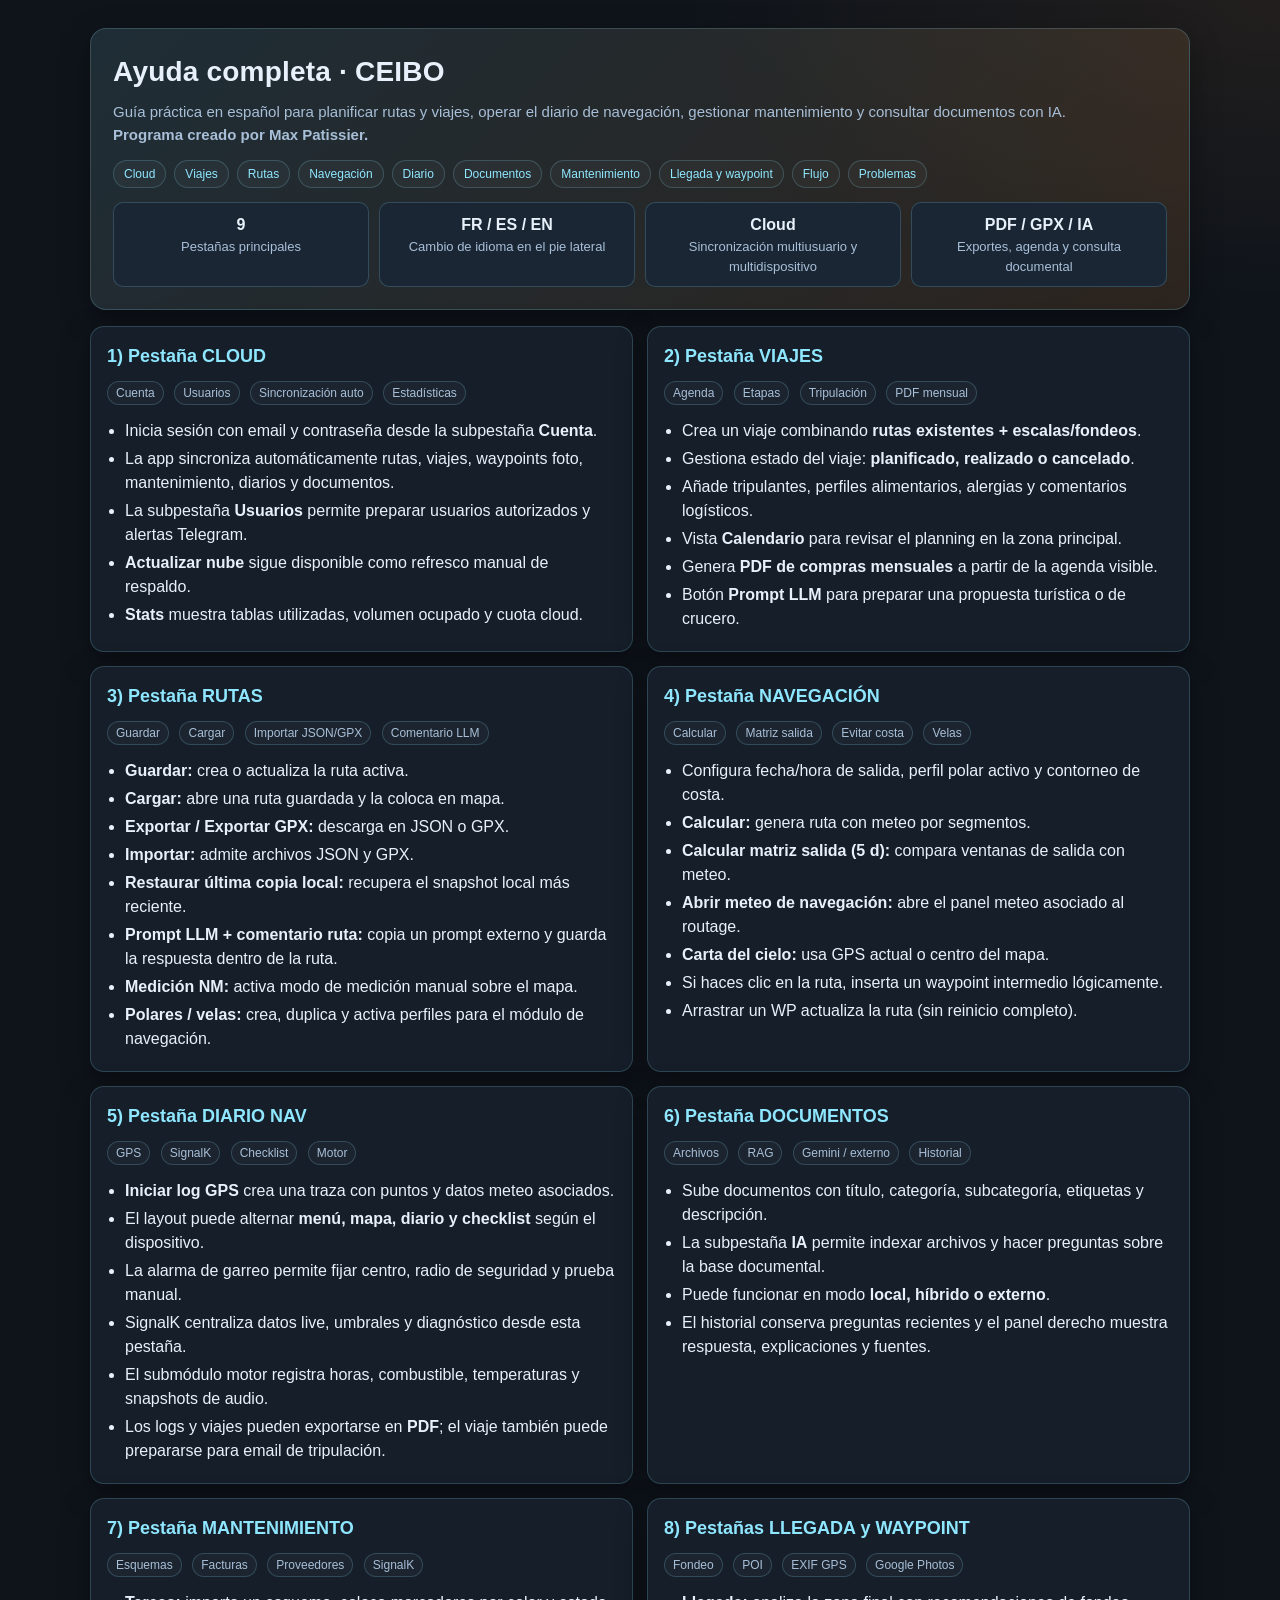
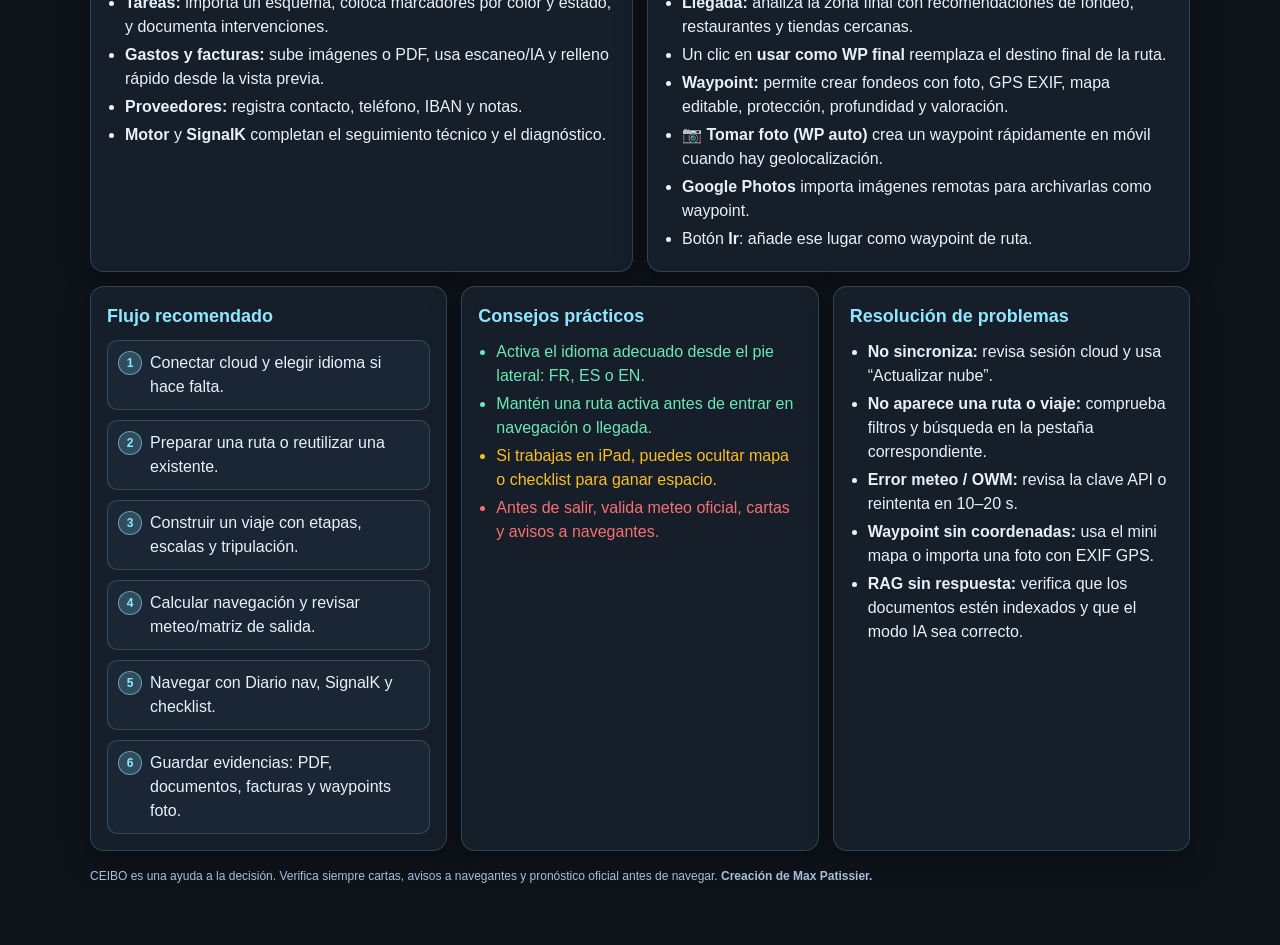
<file: help.html>
<!DOCTYPE html>
<html lang="es">
<head>
  <meta charset="utf-8" />
  <meta name="viewport" content="width=device-width, initial-scale=1" />
  <title>CEIBO Router · Ayuda</title>
  <link rel="icon" type="image/jpeg" href="ceibo-favicon.jpg">
  <style>
    :root {
      --bg: #0f141b;
      --panel: #151e29;
      --panel-soft: #1a2634;
      --text: #e8f1fb;
      --muted: #a8bfd8;
      --accent: #8fe7ff;
      --accent-2: #ff9a3a;
      --ok: #6ee7b7;
      --warn: #fbbf24;
      --danger: #f87171;
      --border: rgba(143, 231, 255, 0.2);
      --shadow: 0 10px 30px rgba(0, 0, 0, 0.35);
    }

    * { box-sizing: border-box; }

    body {
      margin: 0;
      font-family: "Segoe UI", Roboto, Arial, sans-serif;
      color: var(--text);
      background:
        radial-gradient(1200px 600px at 10% -20%, rgba(143, 231, 255, 0.08), transparent 60%),
        radial-gradient(1000px 500px at 100% 0%, rgba(255, 154, 58, 0.08), transparent 60%),
        var(--bg);
      line-height: 1.5;
    }

    .wrap {
      width: min(1100px, 92vw);
      margin: 28px auto 60px;
    }

    .hero {
      background: linear-gradient(135deg, rgba(143, 231, 255, 0.12), rgba(255, 154, 58, 0.12));
      border: 1px solid var(--border);
      border-radius: 16px;
      padding: 22px;
      box-shadow: var(--shadow);
    }

    h1 {
      margin: 0 0 8px;
      font-size: 28px;
      letter-spacing: 0.2px;
    }

    .subtitle {
      margin: 0;
      color: var(--muted);
      font-size: 15px;
    }

    .toc {
      margin-top: 14px;
      display: flex;
      flex-wrap: wrap;
      gap: 8px;
    }

    .toc a {
      text-decoration: none;
      color: var(--accent);
      border: 1px solid var(--border);
      background: rgba(255, 255, 255, 0.03);
      border-radius: 999px;
      padding: 4px 10px;
      font-size: 12px;
    }

    .toc a:hover {
      border-color: rgba(143, 231, 255, 0.55);
      background: rgba(143, 231, 255, 0.08);
    }

    .grid {
      margin-top: 16px;
      display: grid;
      grid-template-columns: repeat(12, 1fr);
      gap: 14px;
    }

    .card {
      grid-column: span 12;
      background: var(--panel);
      border: 1px solid var(--border);
      border-radius: 14px;
      padding: 16px;
      box-shadow: var(--shadow);
    }

    .card.half { grid-column: span 6; }
    .card.third { grid-column: span 4; }

    h2 {
      margin: 0 0 10px;
      font-size: 18px;
      color: var(--accent);
    }

    h3 {
      margin: 14px 0 8px;
      font-size: 15px;
      color: #d7ecff;
    }

    ul {
      margin: 8px 0 0 18px;
      padding: 0;
    }

    li { margin: 4px 0; }

    .kpi {
      display: grid;
      grid-template-columns: repeat(4, minmax(0, 1fr));
      gap: 10px;
      margin-top: 14px;
    }

    .pill {
      background: var(--panel-soft);
      border: 1px solid var(--border);
      border-radius: 10px;
      padding: 10px;
      text-align: center;
      font-size: 13px;
      color: var(--muted);
    }

    .pill strong {
      display: block;
      color: var(--text);
      font-size: 16px;
    }

    .tag {
      display: inline-block;
      border-radius: 999px;
      padding: 2px 8px;
      font-size: 12px;
      border: 1px solid var(--border);
      background: rgba(255, 255, 255, 0.03);
      color: var(--muted);
      margin-right: 6px;
      margin-bottom: 6px;
    }

    .ok { color: var(--ok); }
    .warn { color: var(--warn); }
    .danger { color: var(--danger); }

    .steps {
      counter-reset: s;
      list-style: none;
      margin: 0;
      padding: 0;
      display: grid;
      gap: 10px;
    }

    .steps li {
      counter-increment: s;
      background: var(--panel-soft);
      border: 1px solid var(--border);
      border-radius: 10px;
      padding: 10px 12px 10px 42px;
      position: relative;
      margin: 0;
    }

    .steps li::before {
      content: counter(s);
      position: absolute;
      left: 10px;
      top: 10px;
      width: 22px;
      height: 22px;
      border-radius: 999px;
      background: rgba(143, 231, 255, 0.2);
      border: 1px solid rgba(143, 231, 255, 0.55);
      display: grid;
      place-items: center;
      font-size: 12px;
      color: var(--accent);
      font-weight: 700;
    }

    .footer-note {
      margin-top: 16px;
      color: var(--muted);
      font-size: 12px;
    }

    @media (max-width: 980px) {
      .card.half, .card.third { grid-column: span 12; }
      .kpi { grid-template-columns: repeat(2, minmax(0, 1fr)); }
    }
  </style>
</head>
<body>
  <main class="wrap">
    <section class="hero">
      <h1>Ayuda completa · CEIBO</h1>
      <p class="subtitle">Guía práctica en español para planificar rutas y viajes, operar el diario de navegación, gestionar mantenimiento y consultar documentos con IA.</p>
      <p class="subtitle"><strong>Programa creado por Max Patissier.</strong></p>
      <nav class="toc" aria-label="Índice rápido">
        <a href="#cloud">Cloud</a>
        <a href="#voyages">Viajes</a>
        <a href="#routes">Rutas</a>
        <a href="#routage">Navegación</a>
        <a href="#navlog">Diario</a>
        <a href="#documentos">Documentos</a>
        <a href="#maintenance">Mantenimiento</a>
        <a href="#arrivee">Llegada y waypoint</a>
        <a href="#flujo">Flujo</a>
        <a href="#problemas">Problemas</a>
      </nav>
      <div class="kpi">
        <div class="pill"><strong>9</strong>Pestañas principales</div>
        <div class="pill"><strong>FR / ES / EN</strong>Cambio de idioma en el pie lateral</div>
        <div class="pill"><strong>Cloud</strong>Sincronización multiusuario y multidispositivo</div>
        <div class="pill"><strong>PDF / GPX / IA</strong>Exportes, agenda y consulta documental</div>
      </div>
    </section>

    <section class="grid">
      <article class="card half" id="cloud">
        <h2>1) Pestaña CLOUD</h2>
        <span class="tag">Cuenta</span>
        <span class="tag">Usuarios</span>
        <span class="tag">Sincronización auto</span>
        <span class="tag">Estadísticas</span>
        <ul>
          <li>Inicia sesión con email y contraseña desde la subpestaña <strong>Cuenta</strong>.</li>
          <li>La app sincroniza automáticamente rutas, viajes, waypoints foto, mantenimiento, diarios y documentos.</li>
          <li>La subpestaña <strong>Usuarios</strong> permite preparar usuarios autorizados y alertas Telegram.</li>
          <li><strong>Actualizar nube</strong> sigue disponible como refresco manual de respaldo.</li>
          <li><strong>Stats</strong> muestra tablas utilizadas, volumen ocupado y cuota cloud.</li>
        </ul>
      </article>

      <article class="card half" id="voyages">
        <h2>2) Pestaña VIAJES</h2>
        <span class="tag">Agenda</span>
        <span class="tag">Etapas</span>
        <span class="tag">Tripulación</span>
        <span class="tag">PDF mensual</span>
        <ul>
          <li>Crea un viaje combinando <strong>rutas existentes + escalas/fondeos</strong>.</li>
          <li>Gestiona estado del viaje: <strong>planificado, realizado o cancelado</strong>.</li>
          <li>Añade tripulantes, perfiles alimentarios, alergias y comentarios logísticos.</li>
          <li>Vista <strong>Calendario</strong> para revisar el planning en la zona principal.</li>
          <li>Genera <strong>PDF de compras mensuales</strong> a partir de la agenda visible.</li>
          <li>Botón <strong>Prompt LLM</strong> para preparar una propuesta turística o de crucero.</li>
        </ul>
      </article>

      <article class="card half" id="routes">
        <h2>3) Pestaña RUTAS</h2>
        <span class="tag">Guardar</span>
        <span class="tag">Cargar</span>
        <span class="tag">Importar JSON/GPX</span>
        <span class="tag">Comentario LLM</span>
        <ul>
          <li><strong>Guardar:</strong> crea o actualiza la ruta activa.</li>
          <li><strong>Cargar:</strong> abre una ruta guardada y la coloca en mapa.</li>
          <li><strong>Exportar / Exportar GPX:</strong> descarga en JSON o GPX.</li>
          <li><strong>Importar:</strong> admite archivos JSON y GPX.</li>
          <li><strong>Restaurar última copia local:</strong> recupera el snapshot local más reciente.</li>
          <li><strong>Prompt LLM + comentario ruta:</strong> copia un prompt externo y guarda la respuesta dentro de la ruta.</li>
          <li><strong>Medición NM:</strong> activa modo de medición manual sobre el mapa.</li>
          <li><strong>Polares / velas:</strong> crea, duplica y activa perfiles para el módulo de navegación.</li>
        </ul>
      </article>

      <article class="card half" id="routage">
        <h2>4) Pestaña NAVEGACIÓN</h2>
        <span class="tag">Calcular</span>
        <span class="tag">Matriz salida</span>
        <span class="tag">Evitar costa</span>
        <span class="tag">Velas</span>
        <ul>
          <li>Configura fecha/hora de salida, perfil polar activo y contorneo de costa.</li>
          <li><strong>Calcular:</strong> genera ruta con meteo por segmentos.</li>
          <li><strong>Calcular matriz salida (5 d):</strong> compara ventanas de salida con meteo.</li>
          <li><strong>Abrir meteo de navegación:</strong> abre el panel meteo asociado al routage.</li>
          <li><strong>Carta del cielo:</strong> usa GPS actual o centro del mapa.</li>
          <li>Si haces clic en la ruta, inserta un waypoint intermedio lógicamente.</li>
          <li>Arrastrar un WP actualiza la ruta (sin reinicio completo).</li>
        </ul>
      </article>

      <article class="card half" id="navlog">
        <h2>5) Pestaña DIARIO NAV</h2>
        <span class="tag">GPS</span>
        <span class="tag">SignalK</span>
        <span class="tag">Checklist</span>
        <span class="tag">Motor</span>
        <ul>
          <li><strong>Iniciar log GPS</strong> crea una traza con puntos y datos meteo asociados.</li>
          <li>El layout puede alternar <strong>menú, mapa, diario y checklist</strong> según el dispositivo.</li>
          <li>La alarma de garreo permite fijar centro, radio de seguridad y prueba manual.</li>
          <li>SignalK centraliza datos live, umbrales y diagnóstico desde esta pestaña.</li>
          <li>El submódulo motor registra horas, combustible, temperaturas y snapshots de audio.</li>
          <li>Los logs y viajes pueden exportarse en <strong>PDF</strong>; el viaje también puede prepararse para email de tripulación.</li>
        </ul>
      </article>

      <article class="card half" id="documentos">
        <h2>6) Pestaña DOCUMENTOS</h2>
        <span class="tag">Archivos</span>
        <span class="tag">RAG</span>
        <span class="tag">Gemini / externo</span>
        <span class="tag">Historial</span>
        <ul>
          <li>Sube documentos con título, categoría, subcategoría, etiquetas y descripción.</li>
          <li>La subpestaña <strong>IA</strong> permite indexar archivos y hacer preguntas sobre la base documental.</li>
          <li>Puede funcionar en modo <strong>local, híbrido o externo</strong>.</li>
          <li>El historial conserva preguntas recientes y el panel derecho muestra respuesta, explicaciones y fuentes.</li>
        </ul>
      </article>

      <article class="card half" id="maintenance">
        <h2>7) Pestaña MANTENIMIENTO</h2>
        <span class="tag">Esquemas</span>
        <span class="tag">Facturas</span>
        <span class="tag">Proveedores</span>
        <span class="tag">SignalK</span>
        <ul>
          <li><strong>Tareas:</strong> importa un esquema, coloca marcadores por color y estado, y documenta intervenciones.</li>
          <li><strong>Gastos y facturas:</strong> sube imágenes o PDF, usa escaneo/IA y relleno rápido desde la vista previa.</li>
          <li><strong>Proveedores:</strong> registra contacto, teléfono, IBAN y notas.</li>
          <li><strong>Motor</strong> y <strong>SignalK</strong> completan el seguimiento técnico y el diagnóstico.</li>
        </ul>
      </article>

      <article class="card half" id="arrivee">
        <h2>8) Pestañas LLEGADA y WAYPOINT</h2>
        <span class="tag">Fondeo</span>
        <span class="tag">POI</span>
        <span class="tag">EXIF GPS</span>
        <span class="tag">Google Photos</span>
        <ul>
          <li><strong>Llegada:</strong> analiza la zona final con recomendaciones de fondeo, restaurantes y tiendas cercanas.</li>
          <li>Un clic en <strong>usar como WP final</strong> reemplaza el destino final de la ruta.</li>
          <li><strong>Waypoint:</strong> permite crear fondeos con foto, GPS EXIF, mapa editable, protección, profundidad y valoración.</li>
          <li><strong>📷 Tomar foto (WP auto)</strong> crea un waypoint rápidamente en móvil cuando hay geolocalización.</li>
          <li><strong>Google Photos</strong> importa imágenes remotas para archivarlas como waypoint.</li>
          <li>Botón <strong>Ir</strong>: añade ese lugar como waypoint de ruta.</li>
        </ul>
      </article>

      <article class="card third" id="flujo">
        <h2>Flujo recomendado</h2>
        <ol class="steps">
          <li>Conectar cloud y elegir idioma si hace falta.</li>
          <li>Preparar una ruta o reutilizar una existente.</li>
          <li>Construir un viaje con etapas, escalas y tripulación.</li>
          <li>Calcular navegación y revisar meteo/matriz de salida.</li>
          <li>Navegar con Diario nav, SignalK y checklist.</li>
          <li>Guardar evidencias: PDF, documentos, facturas y waypoints foto.</li>
        </ol>
      </article>

      <article class="card third">
        <h2>Consejos prácticos</h2>
        <ul>
          <li class="ok">Activa el idioma adecuado desde el pie lateral: FR, ES o EN.</li>
          <li class="ok">Mantén una ruta activa antes de entrar en navegación o llegada.</li>
          <li class="warn">Si trabajas en iPad, puedes ocultar mapa o checklist para ganar espacio.</li>
          <li class="danger">Antes de salir, valida meteo oficial, cartas y avisos a navegantes.</li>
        </ul>
      </article>

      <article class="card third" id="problemas">
        <h2>Resolución de problemas</h2>
        <ul>
          <li><strong>No sincroniza:</strong> revisa sesión cloud y usa “Actualizar nube”.</li>
          <li><strong>No aparece una ruta o viaje:</strong> comprueba filtros y búsqueda en la pestaña correspondiente.</li>
          <li><strong>Error meteo / OWM:</strong> revisa la clave API o reintenta en 10–20 s.</li>
          <li><strong>Waypoint sin coordenadas:</strong> usa el mini mapa o importa una foto con EXIF GPS.</li>
          <li><strong>RAG sin respuesta:</strong> verifica que los documentos estén indexados y que el modo IA sea correcto.</li>
        </ul>
      </article>
    </section>

    <p class="footer-note">
      CEIBO es una ayuda a la decisión. Verifica siempre cartas, avisos a navegantes y pronóstico oficial antes de navegar. <strong>Creación de Max Patissier.</strong>
    </p>
  </main>
</body>
</html>
</file>
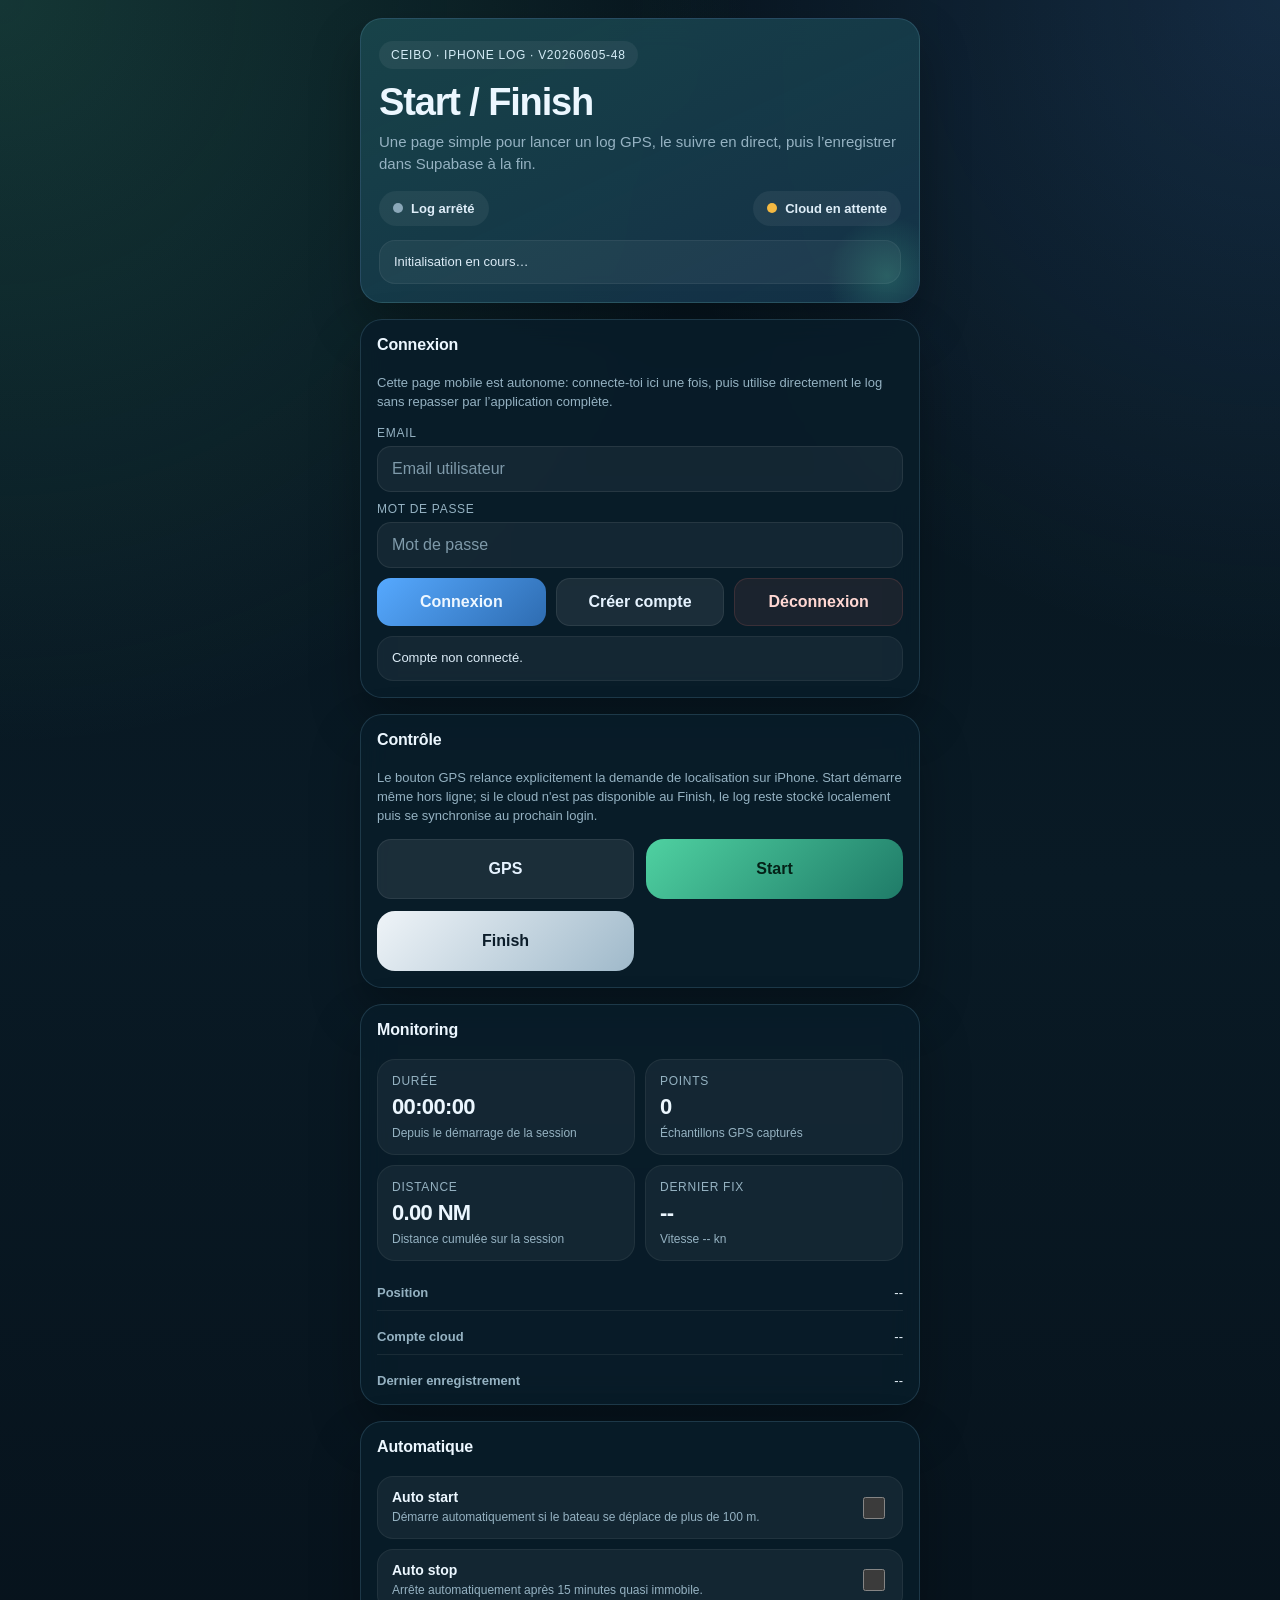
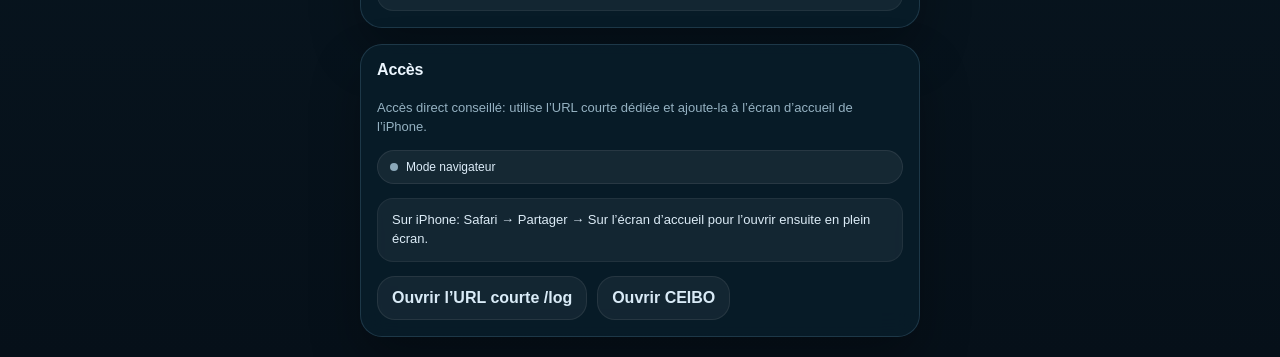
<file: logbook-mobile.html>
<!DOCTYPE html>
<html lang="fr">
<head>
    <meta charset="UTF-8">
    <meta name="viewport" content="width=device-width, initial-scale=1, viewport-fit=cover">
    <meta name="theme-color" content="#07141d">
    <meta name="apple-mobile-web-app-capable" content="yes">
    <meta name="apple-mobile-web-app-status-bar-style" content="black-translucent">
    <meta name="apple-mobile-web-app-title" content="CEIBO Log">
    <meta name="mobile-web-app-capable" content="yes">
    <link rel="manifest" href="logbook-mobile.webmanifest">
    <link rel="icon" href="ceibo-logbook-icon.svg" type="image/svg+xml">
    <link rel="apple-touch-icon" href="ceibo-favicon.jpg">
    <title>CEIBO · Logbook Mobile · v20260605-48</title>
    <style>
        :root {
            color-scheme: dark;
            --bg: #07141d;
            --bg-soft: #102533;
            --panel: rgba(9, 29, 42, 0.88);
            --panel-strong: rgba(14, 40, 57, 0.96);
            --line: rgba(128, 190, 219, 0.18);
            --text: #ecf7ff;
            --muted: #95b2c2;
            --accent: #4fd1a1;
            --accent-strong: #2aa37d;
            --warning: #f4b942;
            --danger: #ff7c72;
            --shadow: 0 24px 50px rgba(0, 0, 0, 0.28);
            --radius: 22px;
        }

        * {
            box-sizing: border-box;
        }

        html, body {
            margin: 0;
            min-height: 100%;
            background:
                radial-gradient(circle at top left, rgba(79, 209, 161, 0.18), transparent 32%),
                radial-gradient(circle at top right, rgba(88, 160, 255, 0.16), transparent 28%),
                linear-gradient(180deg, #07141d 0%, #091a25 45%, #061019 100%);
            color: var(--text);
            font-family: "Avenir Next", "SF Pro Display", "Segoe UI", sans-serif;
        }

        body {
            padding: calc(18px + env(safe-area-inset-top, 0px)) 16px calc(20px + env(safe-area-inset-bottom, 0px));
        }

        a {
            color: inherit;
        }

        .shell {
            width: min(100%, 560px);
            margin: 0 auto;
        }

        .hero,
        .panel {
            border: 1px solid var(--line);
            background: var(--panel);
            box-shadow: var(--shadow);
            backdrop-filter: blur(14px);
            border-radius: var(--radius);
        }

        .hero {
            position: relative;
            overflow: hidden;
            padding: 22px 18px 18px;
            background:
                linear-gradient(155deg, rgba(79, 209, 161, 0.16), rgba(88, 160, 255, 0.08)),
                var(--panel-strong);
        }

        .hero::after {
            content: "";
            position: absolute;
            inset: auto -28px -34px auto;
            width: 120px;
            height: 120px;
            border-radius: 50%;
            background: radial-gradient(circle, rgba(79, 209, 161, 0.24) 0%, rgba(79, 209, 161, 0) 70%);
            pointer-events: none;
        }

        .eyebrow {
            display: inline-flex;
            align-items: center;
            gap: 8px;
            padding: 7px 12px;
            border-radius: 999px;
            background: rgba(255, 255, 255, 0.06);
            color: #d5edf8;
            font-size: 12px;
            letter-spacing: 0.06em;
            text-transform: uppercase;
        }

        h1 {
            margin: 14px 0 10px;
            font-size: clamp(28px, 7vw, 38px);
            line-height: 1;
            letter-spacing: -0.03em;
        }

        .lead {
            margin: 0;
            color: var(--muted);
            font-size: 15px;
            line-height: 1.45;
        }

        .stack {
            display: grid;
            gap: 14px;
            margin-top: 16px;
        }

        .status-row {
            display: flex;
            align-items: center;
            justify-content: space-between;
            gap: 10px;
            flex-wrap: wrap;
        }

        .badge {
            display: inline-flex;
            align-items: center;
            gap: 8px;
            padding: 10px 14px;
            border-radius: 999px;
            background: rgba(255, 255, 255, 0.06);
            font-size: 13px;
            font-weight: 600;
            color: #deedf8;
        }

        .badge::before {
            content: "";
            width: 10px;
            height: 10px;
            border-radius: 50%;
            background: #8ba8b9;
            box-shadow: 0 0 0 rgba(139, 168, 185, 0.28);
        }

        .badge[data-state="running"]::before {
            background: var(--accent);
            box-shadow: 0 0 0 8px rgba(79, 209, 161, 0.14);
            animation: pulse 1.8s infinite;
        }

        .badge[data-state="error"]::before {
            background: var(--danger);
        }

        .badge[data-state="warning"]::before {
            background: var(--warning);
        }

        @keyframes pulse {
            0% { box-shadow: 0 0 0 0 rgba(79, 209, 161, 0.26); }
            70% { box-shadow: 0 0 0 11px rgba(79, 209, 161, 0); }
            100% { box-shadow: 0 0 0 0 rgba(79, 209, 161, 0); }
        }

        .panel {
            padding: 16px;
        }

        .panel h2 {
            margin: 0 0 6px;
            font-size: 16px;
            letter-spacing: -0.01em;
        }

        .hint {
            margin: 0;
            color: var(--muted);
            font-size: 13px;
            line-height: 1.45;
        }

        .actions {
            display: grid;
            grid-template-columns: repeat(2, minmax(0, 1fr));
            gap: 12px;
        }

        button,
        .link-btn {
            appearance: none;
            border: 0;
            border-radius: 18px;
            min-height: 60px;
            padding: 14px 16px;
            font: inherit;
            font-weight: 700;
            cursor: pointer;
            transition: transform 160ms ease, opacity 160ms ease, background 160ms ease;
            text-decoration: none;
        }

        button:active,
        .link-btn:active {
            transform: scale(0.985);
        }

        button:disabled {
            cursor: not-allowed;
            opacity: 0.45;
        }

        .btn-start {
            background: linear-gradient(135deg, var(--accent), #1f7b68);
            color: #042117;
        }

        .btn-stop {
            background: linear-gradient(135deg, #eff4f8, #9fb9ca);
            color: #0c1d2a;
        }

        .metric-grid {
            display: grid;
            grid-template-columns: repeat(2, minmax(0, 1fr));
            gap: 10px;
        }

        .metric {
            padding: 14px;
            border-radius: 18px;
            background: rgba(255, 255, 255, 0.05);
            border: 1px solid rgba(255, 255, 255, 0.06);
        }

        .metric-label {
            color: var(--muted);
            font-size: 12px;
            text-transform: uppercase;
            letter-spacing: 0.06em;
        }

        .metric-value {
            margin-top: 6px;
            font-size: 22px;
            font-weight: 700;
            letter-spacing: -0.03em;
        }

        .metric-sub {
            margin-top: 6px;
            color: var(--muted);
            font-size: 12px;
        }

        .toggle-list {
            display: grid;
            gap: 10px;
        }

        .form-stack {
            display: grid;
            gap: 10px;
        }

        .hidden {
            display: none !important;
        }

        .auth-grid {
            display: grid;
            grid-template-columns: repeat(2, minmax(0, 1fr));
            gap: 10px;
        }

        .field {
            display: grid;
            gap: 6px;
        }

        .field label {
            color: var(--muted);
            font-size: 12px;
            text-transform: uppercase;
            letter-spacing: 0.06em;
        }

        .field input {
            width: 100%;
            min-height: 46px;
            padding: 12px 14px;
            border-radius: 14px;
            border: 1px solid rgba(255, 255, 255, 0.08);
            background: rgba(255, 255, 255, 0.05);
            color: var(--text);
            font: inherit;
        }

        .field input::placeholder {
            color: #7f9aaa;
        }

        .field--wide {
            grid-column: 1 / -1;
        }

        .auth-actions {
            display: grid;
            grid-template-columns: repeat(3, minmax(0, 1fr));
            gap: 10px;
        }

        .auth-summary {
            display: grid;
            gap: 10px;
            padding: 12px 14px;
            border-radius: 16px;
            background: rgba(79, 209, 161, 0.08);
            border: 1px solid rgba(79, 209, 161, 0.14);
        }

        .auth-summary strong {
            font-size: 14px;
        }

        .auth-summary span {
            color: var(--muted);
            font-size: 13px;
            line-height: 1.4;
        }

        .btn-auth,
        .btn-secondary,
        .btn-ghost {
            min-height: 48px;
            border-radius: 14px;
            font-weight: 700;
        }

        .btn-auth {
            background: linear-gradient(135deg, #56a9ff, #2e6cb1);
            color: #eef7ff;
        }

        .btn-secondary {
            background: rgba(255, 255, 255, 0.08);
            border: 1px solid rgba(255, 255, 255, 0.08);
            color: #e6f3ff;
        }

        .btn-ghost {
            background: rgba(255, 124, 114, 0.08);
            border: 1px solid rgba(255, 124, 114, 0.14);
            color: #ffd7d3;
        }

        .toggle {
            display: flex;
            align-items: center;
            justify-content: space-between;
            gap: 12px;
            padding: 12px 14px;
            border-radius: 16px;
            background: rgba(255, 255, 255, 0.05);
            border: 1px solid rgba(255, 255, 255, 0.06);
        }

        .toggle strong {
            display: block;
            font-size: 14px;
        }

        .toggle span {
            display: block;
            margin-top: 4px;
            color: var(--muted);
            font-size: 12px;
            line-height: 1.35;
        }

        .toggle input {
            width: 22px;
            height: 22px;
            accent-color: var(--accent);
            flex: 0 0 auto;
        }

        .status-text {
            min-height: 42px;
            padding: 12px 14px;
            border-radius: 16px;
            background: rgba(255, 255, 255, 0.05);
            color: #dcecf7;
            font-size: 13px;
            line-height: 1.45;
            border: 1px solid rgba(255, 255, 255, 0.06);
        }

        .status-text[data-tone="error"] {
            color: #ffd8d4;
            border-color: rgba(255, 124, 114, 0.26);
            background: rgba(255, 124, 114, 0.08);
        }

        .recovery-panel {
            display: grid;
            gap: 10px;
            padding: 14px;
            border-radius: 18px;
            border: 1px solid rgba(255, 185, 66, 0.24);
            background: rgba(255, 185, 66, 0.08);
        }

        .recovery-panel.hidden {
            display: none !important;
        }

        .recovery-panel strong {
            font-size: 14px;
        }

        .recovery-actions {
            display: grid;
            grid-template-columns: repeat(2, minmax(0, 1fr));
            gap: 10px;
        }

        .recovery-list {
            display: grid;
            gap: 6px;
            margin: 0;
            padding: 0;
            list-style: none;
            color: var(--muted);
            font-size: 12px;
        }

        .recovery-list strong {
            color: #dcecf7;
            font-size: 12px;
            font-weight: 600;
        }

        .mini-list {
            display: grid;
            gap: 8px;
            margin: 0;
            padding: 0;
            list-style: none;
        }

        .mini-list li {
            display: flex;
            justify-content: space-between;
            gap: 12px;
            padding: 10px 0;
            border-bottom: 1px solid rgba(255, 255, 255, 0.07);
            font-size: 13px;
        }

        .mini-list li:last-child {
            border-bottom: 0;
            padding-bottom: 0;
        }

        .mini-list strong {
            color: var(--muted);
            font-weight: 600;
        }

        .footer-links {
            display: flex;
            gap: 10px;
            flex-wrap: wrap;
        }

        .install-pill {
            display: inline-flex;
            align-items: center;
            gap: 8px;
            padding: 9px 12px;
            border-radius: 999px;
            background: rgba(255, 255, 255, 0.06);
            border: 1px solid rgba(255, 255, 255, 0.08);
            font-size: 12px;
            color: #dcecf8;
        }

        .install-pill::before {
            content: "";
            width: 8px;
            height: 8px;
            border-radius: 50%;
            background: #8ba8b9;
        }

        .install-pill[data-installed="true"]::before {
            background: var(--accent);
        }

        .link-btn {
            min-height: auto;
            padding: 12px 14px;
            background: rgba(255, 255, 255, 0.05);
            border: 1px solid rgba(255, 255, 255, 0.08);
            color: #d9ebf7;
        }

        @media (max-width: 420px) {
            .actions,
            .recovery-actions,
            .metric-grid,
            .auth-grid,
            .auth-actions {
                grid-template-columns: 1fr;
            }
        }
    </style>
</head>
<body>
    <main class="shell">
        <section class="hero">
            <div class="eyebrow">CEIBO · iPhone log · v20260605-48</div>
            <h1>Start / Finish</h1>
            <p class="lead">Une page simple pour lancer un log GPS, le suivre en direct, puis l’enregistrer dans Supabase à la fin.</p>
            <div class="stack">
                <div class="status-row">
                    <div id="runBadge" class="badge" data-state="idle">Log arrêté</div>
                    <div id="cloudBadge" class="badge" data-state="warning">Cloud en attente</div>
                </div>
                <div id="mainStatus" class="status-text">Initialisation en cours…</div>
                <div id="gpsRecoveryPanel" class="recovery-panel hidden">
                    <strong>Récupération GPS</strong>
                    <div class="hint">Si Safari reste bloqué, relance la demande GPS ou réinitialise la session restaurée avant de recommencer.</div>
                    <div class="recovery-actions">
                        <button id="requestGpsTopBtn" type="button" class="btn-secondary">Relancer GPS</button>
                        <button id="resetGpsStateBtn" type="button" class="btn-ghost">Réinitialiser session</button>
                    </div>
                    <ul class="recovery-list">
                        <li><strong>Permission site</strong><span id="gpsPermissionValue">--</span></li>
                        <li><strong>Dernière erreur</strong><span id="gpsErrorValue">--</span></li>
                        <li><strong>Contexte</strong><span id="gpsContextValue">--</span></li>
                    </ul>
                </div>
            </div>
        </section>

        <section id="authPanel" class="panel stack">
            <h2>Connexion</h2>
            <p class="hint">Cette page mobile est autonome: connecte-toi ici une fois, puis utilise directement le log sans repasser par l’application complète.</p>
            <div id="authForm" class="form-stack">
                <div class="auth-grid">
                    <div class="field field--wide">
                        <label for="mobileCloudEmailInput">Email</label>
                        <input id="mobileCloudEmailInput" type="email" placeholder="Email utilisateur" autocomplete="username email">
                    </div>
                    <div class="field field--wide">
                        <label for="mobileCloudPasswordInput">Mot de passe</label>
                        <input id="mobileCloudPasswordInput" type="password" placeholder="Mot de passe" autocomplete="current-password">
                    </div>
                </div>
                <div class="auth-actions">
                    <button id="mobileCloudSignInBtn" type="button" class="btn-auth">Connexion</button>
                    <button id="mobileCloudSignUpBtn" type="button" class="btn-secondary">Créer compte</button>
                    <button id="mobileCloudSignOutBtn" type="button" class="btn-ghost">Déconnexion</button>
                </div>
                <div id="mobileCloudAuthStatus" class="status-text">Compte non connecté.</div>
            </div>
            <div id="authSummary" class="auth-summary hidden">
                <strong>Compte connecté</strong>
                <span id="authSummaryText">--</span>
                <button id="mobileCloudSignOutCompactBtn" type="button" class="btn-ghost">Déconnexion</button>
            </div>
        </section>

        <section class="panel stack">
            <h2>Contrôle</h2>
            <p class="hint">Le bouton GPS relance explicitement la demande de localisation sur iPhone. Start démarre même hors ligne; si le cloud n'est pas disponible au Finish, le log reste stocké localement puis se synchronise au prochain login.</p>
            <div class="actions">
                <button id="requestGpsBtn" type="button" class="btn-secondary">GPS</button>
                <button id="startBtn" type="button" class="btn-start">Start</button>
                <button id="finishBtn" type="button" class="btn-stop">Finish</button>
            </div>
        </section>

        <section class="panel stack">
            <h2>Monitoring</h2>
            <div class="metric-grid">
                <div class="metric">
                    <div class="metric-label">Durée</div>
                    <div id="elapsedValue" class="metric-value">00:00:00</div>
                    <div class="metric-sub">Depuis le démarrage de la session</div>
                </div>
                <div class="metric">
                    <div class="metric-label">Points</div>
                    <div id="pointsValue" class="metric-value">0</div>
                    <div class="metric-sub">Échantillons GPS capturés</div>
                </div>
                <div class="metric">
                    <div class="metric-label">Distance</div>
                    <div id="distanceValue" class="metric-value">0.00 NM</div>
                    <div class="metric-sub">Distance cumulée sur la session</div>
                </div>
                <div class="metric">
                    <div class="metric-label">Dernier fix</div>
                    <div id="fixAgeValue" class="metric-value">--</div>
                    <div id="speedValue" class="metric-sub">Vitesse -- kn</div>
                </div>
            </div>
            <ul class="mini-list">
                <li><strong>Position</strong><span id="positionValue">--</span></li>
                <li><strong>Compte cloud</strong><span id="accountValue">--</span></li>
                <li><strong>Dernier enregistrement</strong><span id="saveValue">--</span></li>
            </ul>
        </section>

        <section class="panel stack">
            <h2>Automatique</h2>
            <div class="toggle-list">
                <label class="toggle" for="autoStartToggle">
                    <div>
                        <strong>Auto start</strong>
                        <span>Démarre automatiquement si le bateau se déplace de plus de 100 m.</span>
                    </div>
                    <input id="autoStartToggle" type="checkbox">
                </label>
                <label class="toggle" for="autoStopToggle">
                    <div>
                        <strong>Auto stop</strong>
                        <span>Arrête automatiquement après 15 minutes quasi immobile.</span>
                    </div>
                    <input id="autoStopToggle" type="checkbox">
                </label>
            </div>
        </section>

        <section class="panel stack">
            <h2>Accès</h2>
            <p class="hint">Accès direct conseillé: utilise l’URL courte dédiée et ajoute-la à l’écran d’accueil de l’iPhone.</p>
            <div id="installState" class="install-pill" data-installed="false">Mode navigateur</div>
            <div id="installHint" class="status-text">Sur iPhone: Safari → Partager → Sur l’écran d’accueil pour l’ouvrir ensuite en plein écran.</div>
            <div class="footer-links">
                <a class="link-btn" href="/log">Ouvrir l’URL courte /log</a>
                <a class="link-btn" href="index.html">Ouvrir CEIBO</a>
            </div>
        </section>
    </main>

    <script type="module">
        import { createClient } from 'https://esm.sh/@supabase/supabase-js@2';

        const DEFAULT_CLOUD_CONFIG = {
            url: 'https://wtavqhpntfnsklbniqzf.supabase.co',
            anonKey: 'eyJhbGciOiJIUzI1NiIsInR5cCI6IkpXVCJ9.eyJpc3MiOiJzdXBhYmFzZSIsInJlZiI6Ind0YXZxaHBudGZuc2tsYm5pcXpmIiwicm9sZSI6ImFub24iLCJpYXQiOjE3NzI2NjkwNzMsImV4cCI6MjA4ODI0NTA3M30.v4T63RWtSjCHBGM5y4nFKdONpteviLSer-P_8vWAY68',
            projectKey: 'ceibo-main'
        };

        const CLOUD_CONFIG_STORAGE_KEY = 'ceiboCloudConfigV1';
        const MOBILE_PREFS_STORAGE_KEY = 'ceiboMobileLogPrefsV1';
        const MOBILE_SESSION_STORAGE_KEY = 'ceiboMobileLogSessionV1';
        const MOBILE_AUTH_STORAGE_KEY = 'ceiboMobileLogAuthV1';
        const MOBILE_PENDING_UPLOADS_STORAGE_KEY = 'ceiboMobilePendingLogUploadsV1';
        const NAV_LOG_TABLE = 'nav_log_entries';
        const PROJECTS_TABLE = 'projects';
        const AUTO_START_DISTANCE_M = 100;
        const AUTO_STOP_IDLE_MS = 15 * 60 * 1000;
        const AUTO_STOP_SPEED_THRESHOLD_KN = 0.7;
        const AUTO_STOP_DRIFT_THRESHOLD_M = 15;
        const SAMPLE_MIN_INTERVAL_MS = 15000;
        const SAMPLE_MIN_DISTANCE_M = 20;

        const ui = {
            requestGpsBtn: document.getElementById('requestGpsBtn'),
            requestGpsTopBtn: document.getElementById('requestGpsTopBtn'),
            resetGpsStateBtn: document.getElementById('resetGpsStateBtn'),
            startBtn: document.getElementById('startBtn'),
            finishBtn: document.getElementById('finishBtn'),
            runBadge: document.getElementById('runBadge'),
            cloudBadge: document.getElementById('cloudBadge'),
            mainStatus: document.getElementById('mainStatus'),
            gpsRecoveryPanel: document.getElementById('gpsRecoveryPanel'),
            gpsPermissionValue: document.getElementById('gpsPermissionValue'),
            gpsErrorValue: document.getElementById('gpsErrorValue'),
            gpsContextValue: document.getElementById('gpsContextValue'),
            authStatus: document.getElementById('mobileCloudAuthStatus'),
            authForm: document.getElementById('authForm'),
            authSummary: document.getElementById('authSummary'),
            authSummaryText: document.getElementById('authSummaryText'),
            cloudEmailInput: document.getElementById('mobileCloudEmailInput'),
            cloudPasswordInput: document.getElementById('mobileCloudPasswordInput'),
            cloudSignInBtn: document.getElementById('mobileCloudSignInBtn'),
            cloudSignUpBtn: document.getElementById('mobileCloudSignUpBtn'),
            cloudSignOutBtn: document.getElementById('mobileCloudSignOutBtn'),
            cloudSignOutCompactBtn: document.getElementById('mobileCloudSignOutCompactBtn'),
            elapsedValue: document.getElementById('elapsedValue'),
            pointsValue: document.getElementById('pointsValue'),
            distanceValue: document.getElementById('distanceValue'),
            fixAgeValue: document.getElementById('fixAgeValue'),
            speedValue: document.getElementById('speedValue'),
            positionValue: document.getElementById('positionValue'),
            accountValue: document.getElementById('accountValue'),
            saveValue: document.getElementById('saveValue'),
            installState: document.getElementById('installState'),
            installHint: document.getElementById('installHint'),
            autoStartToggle: document.getElementById('autoStartToggle'),
            autoStopToggle: document.getElementById('autoStopToggle')
        };

        const state = {
            cloudConfig: null,
            cloudClient: null,
            cloudUser: null,
            cloudAuthBound: false,
            logging: false,
            watchId: null,
            currentFix: null,
            armingFix: null,
            sessionStartIso: '',
            traceSamples: [],
            distanceNm: 0,
            lastSaveText: '',
            lastInsertedId: '',
            autoStartEnabled: true,
            autoStopEnabled: false,
            stationarySinceMs: 0,
            lastStatusTone: 'info',
            authStatusTone: 'info',
            finishInFlight: false,
            projectId: '',
            isStandalone: false,
            pendingUploads: [],
            pendingSyncInFlight: false,
            geolocationPermissionState: 'unknown',
            lastGeolocationErrorCode: null,
            lastGeolocationErrorMessage: ''
        };

        function setAuthStatus(message, tone = 'info') {
            if (!ui.authStatus) return;
            ui.authStatus.textContent = String(message || '');
            ui.authStatus.dataset.tone = tone === 'error' ? 'error' : 'info';
            state.authStatusTone = tone;
        }

        function detectStandaloneMode() {
            const mediaStandalone = typeof window.matchMedia === 'function'
                ? window.matchMedia('(display-mode: standalone)').matches
                : false;
            const navigatorStandalone = window.navigator && 'standalone' in window.navigator
                ? !!window.navigator.standalone
                : false;
            return mediaStandalone || navigatorStandalone;
        }

        function isUuidString(value) {
            return /^[0-9a-f]{8}-[0-9a-f]{4}-[1-5][0-9a-f]{3}-[89ab][0-9a-f]{3}-[0-9a-f]{12}$/i.test(String(value || '').trim());
        }

        function normalizeEmail(email) {
            return String(email || '').trim().toLowerCase();
        }

        function getCloudConfig() {
            try {
                const parsed = JSON.parse(localStorage.getItem(CLOUD_CONFIG_STORAGE_KEY) || 'null');
                const url = String(parsed?.url || DEFAULT_CLOUD_CONFIG.url).trim();
                const anonKey = String(parsed?.anonKey || DEFAULT_CLOUD_CONFIG.anonKey).trim();
                const projectKey = String(parsed?.projectKey || DEFAULT_CLOUD_CONFIG.projectKey).trim();
                if (!url || !anonKey || !projectKey) return null;
                return { url, anonKey, projectKey };
            } catch (_error) {
                return { ...DEFAULT_CLOUD_CONFIG };
            }
        }

        function loadPrefs() {
            try {
                const parsed = JSON.parse(localStorage.getItem(MOBILE_PREFS_STORAGE_KEY) || 'null');
                state.autoStartEnabled = parsed?.autoStartEnabled !== false;
                state.autoStopEnabled = !!parsed?.autoStopEnabled;
            } catch (_error) {
                state.autoStartEnabled = true;
                state.autoStopEnabled = false;
            }
        }

        function normalizePendingLogEntry(entry) {
            if (!entry || typeof entry !== 'object') return null;
            const traceSamples = Array.isArray(entry.trace_samples) ? entry.trace_samples : [];
            const watchTimeIso = String(entry.watch_time_iso || '').trim();
            const watchEndTimeIso = String(entry.watch_end_time_iso || '').trim();
            if (!watchTimeIso || !watchEndTimeIso || !traceSamples.length) return null;
            return {
                watch_time_iso: watchTimeIso,
                watch_end_time_iso: watchEndTimeIso,
                trace_samples: traceSamples,
                lat: Number.isFinite(Number(entry.lat)) ? Number(entry.lat) : null,
                lng: Number.isFinite(Number(entry.lng)) ? Number(entry.lng) : null,
                speed_kn: Number.isFinite(Number(entry.speed_kn)) ? Number(entry.speed_kn) : null,
                heading_deg: Number.isFinite(Number(entry.heading_deg)) ? Number(entry.heading_deg) : null,
                log_distance_nm: Number.isFinite(Number(entry.log_distance_nm)) ? Number(entry.log_distance_nm) : 0,
                events: String(entry.events || '').trim() || 'Log iPhone',
                source: 'mobile-web',
                watch_crew: 'iPhone'
            };
        }

        function loadPendingUploads() {
            try {
                const parsed = JSON.parse(localStorage.getItem(MOBILE_PENDING_UPLOADS_STORAGE_KEY) || '[]');
                state.pendingUploads = Array.isArray(parsed)
                    ? parsed.map(normalizePendingLogEntry).filter(Boolean)
                    : [];
            } catch (_error) {
                state.pendingUploads = [];
            }
        }

        function savePendingUploads() {
            localStorage.setItem(MOBILE_PENDING_UPLOADS_STORAGE_KEY, JSON.stringify(state.pendingUploads));
        }

        function savePrefs() {
            localStorage.setItem(MOBILE_PREFS_STORAGE_KEY, JSON.stringify({
                autoStartEnabled: !!state.autoStartEnabled,
                autoStopEnabled: !!state.autoStopEnabled
            }));
        }

        function loadAuthDraft() {
            try {
                const parsed = JSON.parse(localStorage.getItem(MOBILE_AUTH_STORAGE_KEY) || 'null');
                if (ui.cloudEmailInput && parsed?.email) {
                    ui.cloudEmailInput.value = String(parsed.email || '');
                }
            } catch (_error) {
                // ignore
            }
        }

        function saveAuthDraft() {
            localStorage.setItem(MOBILE_AUTH_STORAGE_KEY, JSON.stringify({
                email: String(ui.cloudEmailInput?.value || '').trim().toLowerCase()
            }));
        }

        function readCredentials() {
            return {
                email: String(ui.cloudEmailInput?.value || '').trim().toLowerCase(),
                password: String(ui.cloudPasswordInput?.value || '').trim()
            };
        }

        function serializeFix(fix) {
            if (!fix || !Number.isFinite(fix.lat) || !Number.isFinite(fix.lng)) return null;
            return {
                lat: fix.lat,
                lng: fix.lng,
                speedKn: Number.isFinite(fix.speedKn) ? fix.speedKn : null,
                headingDeg: Number.isFinite(fix.headingDeg) ? fix.headingDeg : null,
                fixTimeMs: Number.isFinite(fix.fixTimeMs) ? fix.fixTimeMs : Date.now()
            };
        }

        function restoreSession() {
            try {
                const parsed = JSON.parse(localStorage.getItem(MOBILE_SESSION_STORAGE_KEY) || 'null');
                if (!parsed || typeof parsed !== 'object') return;
                state.logging = !!parsed.logging;
                state.sessionStartIso = String(parsed.sessionStartIso || '');
                state.traceSamples = Array.isArray(parsed.traceSamples) ? parsed.traceSamples : [];
                state.distanceNm = Number.isFinite(Number(parsed.distanceNm)) ? Number(parsed.distanceNm) : 0;
                state.currentFix = serializeFix(parsed.currentFix);
                state.armingFix = serializeFix(parsed.armingFix);
                state.lastSaveText = String(parsed.lastSaveText || '');
                state.lastInsertedId = String(parsed.lastInsertedId || '');
                state.stationarySinceMs = Number.isFinite(Number(parsed.stationarySinceMs)) ? Number(parsed.stationarySinceMs) : 0;
            } catch (_error) {
                clearSessionState();
            }
        }

        function saveSession() {
            localStorage.setItem(MOBILE_SESSION_STORAGE_KEY, JSON.stringify({
                logging: !!state.logging,
                sessionStartIso: state.sessionStartIso,
                traceSamples: state.traceSamples,
                distanceNm: state.distanceNm,
                currentFix: serializeFix(state.currentFix),
                armingFix: serializeFix(state.armingFix),
                lastSaveText: state.lastSaveText,
                lastInsertedId: state.lastInsertedId,
                stationarySinceMs: state.stationarySinceMs
            }));
        }

        function clearSessionState() {
            state.logging = false;
            state.sessionStartIso = '';
            state.traceSamples = [];
            state.distanceNm = 0;
            state.stationarySinceMs = 0;
            localStorage.removeItem(MOBILE_SESSION_STORAGE_KEY);
        }

        async function refreshGeolocationPermissionState() {
            try {
                if (!navigator.permissions || typeof navigator.permissions.query !== 'function') {
                    state.geolocationPermissionState = 'indisponible';
                    return;
                }
                const status = await navigator.permissions.query({ name: 'geolocation' });
                state.geolocationPermissionState = String(status?.state || 'inconnu');
            } catch (_error) {
                state.geolocationPermissionState = 'indisponible';
            }
        }

        function resetBlockedGpsState() {
            if (state.watchId !== null && navigator.geolocation) {
                navigator.geolocation.clearWatch(state.watchId);
                state.watchId = null;
            }
            clearSessionState();
            state.currentFix = null;
            state.armingFix = null;
            state.lastGeolocationErrorCode = null;
            state.lastGeolocationErrorMessage = '';
            saveSession();
            setMainStatus('Session GPS réinitialisée. Touche Relancer GPS puis accepte Safari si demandé.', 'info');
            render();
        }

        function restartGpsWatch() {
            if (state.watchId !== null && navigator.geolocation) {
                navigator.geolocation.clearWatch(state.watchId);
                state.watchId = null;
            }
            state.lastGeolocationErrorCode = null;
            state.lastGeolocationErrorMessage = '';
            setMainStatus('Demande GPS en cours...', 'info');
            void refreshGeolocationPermissionState();
            ensureWatchRunning();
            render();
        }

        function setMainStatus(message, tone = 'info') {
            ui.mainStatus.textContent = String(message || '');
            ui.mainStatus.dataset.tone = tone === 'error' ? 'error' : 'info';
            state.lastStatusTone = tone;
        }

        function setRunBadge(text, status) {
            ui.runBadge.textContent = text;
            ui.runBadge.dataset.state = status;
        }

        function setCloudBadge(text, status) {
            ui.cloudBadge.textContent = text;
            ui.cloudBadge.dataset.state = status;
        }

        function formatDuration(ms) {
            const totalSeconds = Math.max(0, Math.floor(ms / 1000));
            const hours = String(Math.floor(totalSeconds / 3600)).padStart(2, '0');
            const minutes = String(Math.floor((totalSeconds % 3600) / 60)).padStart(2, '0');
            const seconds = String(totalSeconds % 60).padStart(2, '0');
            return `${hours}:${minutes}:${seconds}`;
        }

        function formatFixAge(ms) {
            if (!Number.isFinite(ms) || ms < 0) return '--';
            if (ms < 1000) return 'maintenant';
            if (ms < 60000) return `${Math.floor(ms / 1000)} s`;
            return `${Math.floor(ms / 60000)} min`;
        }

        function formatCoordinate(value, positiveSuffix, negativeSuffix) {
            if (!Number.isFinite(value)) return '--';
            const suffix = value >= 0 ? positiveSuffix : negativeSuffix;
            return `${Math.abs(value).toFixed(5)} ${suffix}`;
        }

        function formatPosition(fix) {
            if (!fix) return '--';
            return `${formatCoordinate(fix.lat, 'N', 'S')} · ${formatCoordinate(fix.lng, 'E', 'W')}`;
        }

        function formatAccount(user) {
            if (!user?.email) return 'Non connecté';
            const label = String(user.user_metadata?.full_name || '').trim();
            return label ? `${label} · ${user.email}` : String(user.email);
        }

        function toRad(value) {
            return value * Math.PI / 180;
        }

        function toDeg(value) {
            return value * 180 / Math.PI;
        }

        function normalizeCourseDegrees(value) {
            const normalized = Number(value);
            if (!Number.isFinite(normalized)) return null;
            return ((normalized % 360) + 360) % 360;
        }

        function distanceNm(lat1, lon1, lat2, lon2) {
            const r = 6371000;
            const dLat = toRad(lat2 - lat1);
            const dLon = toRad(lon2 - lon1);
            const a = Math.sin(dLat / 2) ** 2
                + Math.cos(toRad(lat1)) * Math.cos(toRad(lat2)) * Math.sin(dLon / 2) ** 2;
            const c = 2 * Math.atan2(Math.sqrt(a), Math.sqrt(1 - a));
            return (r * c) / 1852;
        }

        function bearingDegrees(lat1, lon1, lat2, lon2) {
            const y = Math.sin(toRad(lon2 - lon1)) * Math.cos(toRad(lat2));
            const x = Math.cos(toRad(lat1)) * Math.sin(toRad(lat2))
                - Math.sin(toRad(lat1)) * Math.cos(toRad(lat2)) * Math.cos(toRad(lon2 - lon1));
            return normalizeCourseDegrees(toDeg(Math.atan2(y, x)));
        }

        function buildFix(position, previousFix = null) {
            const latitude = Number(position?.coords?.latitude);
            const longitude = Number(position?.coords?.longitude);
            const timestamp = Number.isFinite(Number(position?.timestamp)) ? Number(position.timestamp) : Date.now();
            if (!Number.isFinite(latitude) || !Number.isFinite(longitude)) return null;

            const rawSpeed = position?.coords?.speed;
            const nativeSpeedMs = typeof rawSpeed === 'number' && Number.isFinite(rawSpeed) ? rawSpeed : null;
            const rawHeading = position?.coords?.heading;
            const nativeHeadingDeg = typeof rawHeading === 'number' && Number.isFinite(rawHeading) ? rawHeading : null;

            let derivedSpeedKn = null;
            let derivedHeadingDeg = null;
            if (previousFix && Number.isFinite(previousFix.lat) && Number.isFinite(previousFix.lng) && Number.isFinite(previousFix.fixTimeMs)) {
                const deltaMs = Math.max(0, timestamp - previousFix.fixTimeMs);
                const deltaHours = deltaMs / 3600000;
                const deltaNm = distanceNm(previousFix.lat, previousFix.lng, latitude, longitude);
                if (deltaHours > 0 && Number.isFinite(deltaNm)) {
                    derivedSpeedKn = deltaNm / deltaHours;
                }
                if (deltaNm > 0.005) {
                    derivedHeadingDeg = bearingDegrees(previousFix.lat, previousFix.lng, latitude, longitude);
                }
            }

            return {
                lat: latitude,
                lng: longitude,
                speedKn: Number.isFinite(nativeSpeedMs) ? nativeSpeedMs * 1.943844 : (Number.isFinite(derivedSpeedKn) ? derivedSpeedKn : null),
                headingDeg: Number.isFinite(nativeHeadingDeg) ? normalizeCourseDegrees(nativeHeadingDeg) : derivedHeadingDeg,
                fixTimeMs: timestamp
            };
        }

        function shouldCaptureSample(fix, previousSample, force = false) {
            if (!fix) return false;
            if (force || !previousSample) return true;
            const deltaMs = Math.max(0, Number(fix.fixTimeMs) - Number(previousSample.fixTimeMs));
            const deltaM = distanceNm(previousSample.lat, previousSample.lng, fix.lat, fix.lng) * 1852;
            return deltaMs >= SAMPLE_MIN_INTERVAL_MS || deltaM >= SAMPLE_MIN_DISTANCE_M;
        }

        function appendSample(fix, options = {}) {
            if (!fix) return false;
            const previousSample = state.traceSamples[state.traceSamples.length - 1] || null;
            const shouldCapture = shouldCaptureSample(fix, previousSample, !!options.force);
            if (!shouldCapture) return false;

            let nextDistanceNm = state.distanceNm;
            if (previousSample) {
                nextDistanceNm += distanceNm(previousSample.lat, previousSample.lng, fix.lat, fix.lng);
            }

            state.traceSamples = state.traceSamples.concat({
                id: `${Date.now()}-${Math.random().toString(36).slice(2, 7)}`,
                timestamp: new Date(fix.fixTimeMs).toISOString(),
                lat: fix.lat,
                lng: fix.lng,
                speedKn: Number.isFinite(fix.speedKn) ? fix.speedKn : null,
                headingDeg: Number.isFinite(fix.headingDeg) ? fix.headingDeg : null,
                heelDeg: null,
                source: 'mobile-web'
            });
            state.distanceNm = nextDistanceNm;
            saveSession();
            return true;
        }

        function getSessionElapsedMs() {
            if (!state.logging || !state.sessionStartIso) return 0;
            const startedAt = Date.parse(state.sessionStartIso);
            if (!Number.isFinite(startedAt)) return 0;
            return Date.now() - startedAt;
        }

        function hasFreshGpsFix(maxAgeMs = 45000) {
            return Number.isFinite(state.currentFix?.fixTimeMs) && (Date.now() - state.currentFix.fixTimeMs) <= maxAgeMs;
        }

        function render() {
            const isRunning = state.logging;
            const isLoggedIn = !!state.cloudUser?.email;
            const gpsActive = hasFreshGpsFix();
            const isGpsBlocked = state.lastGeolocationErrorCode === 1;
            setRunBadge(
                isRunning
                    ? (gpsActive ? 'Log en cours' : 'GPS à relancer')
                    : 'Log arrêté',
                isRunning
                    ? (gpsActive ? 'running' : 'warning')
                    : 'idle'
            );
            if (ui.requestGpsBtn) ui.requestGpsBtn.disabled = state.finishInFlight;
            ui.startBtn.disabled = isRunning || state.finishInFlight;
            ui.finishBtn.disabled = !isRunning || state.finishInFlight;
            if (ui.cloudSignInBtn) ui.cloudSignInBtn.disabled = state.finishInFlight || isLoggedIn;
            if (ui.cloudSignUpBtn) ui.cloudSignUpBtn.disabled = state.finishInFlight || isLoggedIn;
            if (ui.cloudSignOutBtn) ui.cloudSignOutBtn.disabled = state.finishInFlight || !isLoggedIn || state.logging;
            if (ui.cloudSignOutCompactBtn) ui.cloudSignOutCompactBtn.disabled = state.finishInFlight || !isLoggedIn || state.logging;
            if (ui.cloudEmailInput) ui.cloudEmailInput.disabled = state.finishInFlight || isLoggedIn;
            if (ui.cloudPasswordInput) ui.cloudPasswordInput.disabled = state.finishInFlight || isLoggedIn;
            if (ui.authForm) ui.authForm.classList.toggle('hidden', isLoggedIn);
            if (ui.authSummary) ui.authSummary.classList.toggle('hidden', !isLoggedIn);
            if (ui.authSummaryText) {
                ui.authSummaryText.textContent = isLoggedIn
                    ? `${formatAccount(state.cloudUser)}${state.logging ? (gpsActive ? ' · log en cours' : ' · attente GPS') : ''}`
                    : '--';
            }
            ui.autoStartToggle.checked = !!state.autoStartEnabled;
            ui.autoStopToggle.checked = !!state.autoStopEnabled;
            ui.elapsedValue.textContent = formatDuration(getSessionElapsedMs());
            ui.pointsValue.textContent = String(state.traceSamples.length);
            ui.distanceValue.textContent = `${state.distanceNm.toFixed(2)} NM`;
            const fixAge = state.currentFix?.fixTimeMs ? Date.now() - state.currentFix.fixTimeMs : NaN;
            ui.fixAgeValue.textContent = formatFixAge(fixAge);
            ui.speedValue.textContent = `Vitesse ${Number.isFinite(state.currentFix?.speedKn) ? state.currentFix.speedKn.toFixed(1) : '--'} kn`;
            ui.positionValue.textContent = formatPosition(state.currentFix);
            ui.accountValue.textContent = formatAccount(state.cloudUser);
            ui.saveValue.textContent = state.pendingUploads.length > 0
                ? `En attente de synchro: ${state.pendingUploads.length}`
                : (state.lastSaveText || '--');
            if (ui.gpsRecoveryPanel) {
                ui.gpsRecoveryPanel.classList.toggle('hidden', !(isGpsBlocked || (isRunning && !gpsActive)));
            }
            if (ui.gpsPermissionValue) {
                ui.gpsPermissionValue.textContent = state.geolocationPermissionState;
            }
            if (ui.gpsErrorValue) {
                ui.gpsErrorValue.textContent = state.lastGeolocationErrorCode
                    ? `${state.lastGeolocationErrorCode}${state.lastGeolocationErrorMessage ? ` · ${state.lastGeolocationErrorMessage}` : ''}`
                    : '--';
            }
            if (ui.gpsContextValue) {
                ui.gpsContextValue.textContent = isRunning
                    ? (gpsActive ? 'log actif avec fix récent' : 'log restauré ou actif sans fix récent')
                    : 'pas de log actif';
            }
            state.isStandalone = detectStandaloneMode();
            if (ui.installState) {
                ui.installState.dataset.installed = state.isStandalone ? 'true' : 'false';
                ui.installState.textContent = state.isStandalone ? 'Mode app installée' : 'Mode navigateur';
            }
            if (ui.installHint) {
                ui.installHint.textContent = state.isStandalone
                    ? 'Le raccourci iPhone est actif. Cette page s’ouvre maintenant comme une mini app plein écran.'
                    : 'Sur iPhone: Safari → Partager → Sur l’écran d’accueil pour l’ouvrir ensuite en plein écran.';
            }
        }

        function updateCloudUi() {
            if (state.cloudUser?.email) {
                setCloudBadge('Cloud prêt', 'running');
                setAuthStatus(`Connecté · ${formatAccount(state.cloudUser)}`, 'info');
                if (!state.logging && !state.currentFix && state.lastStatusTone !== 'error') {
                    setMainStatus('Compte cloud détecté. Le log peut démarrer.', 'info');
                }
            } else {
                setCloudBadge('Connexion requise', 'warning');
                if (state.authStatusTone !== 'error') {
                    setAuthStatus('Compte non connecté. Utilise email + mot de passe ci-dessus.', 'info');
                }
                if (!state.logging && !state.currentFix && state.lastStatusTone !== 'error') {
                    setMainStatus('Mode local actif. Le log peut démarrer; connecte-toi plus tard pour synchroniser.', 'info');
                }
            }
            render();
        }

        function buildPendingLogEntry(reason) {
            const lastSample = state.traceSamples[state.traceSamples.length - 1] || null;
            const durationHours = getSessionElapsedMs() / 3600000;
            const avgSpeed = durationHours > 0 ? state.distanceNm / durationHours : null;
            const reasonLabel = reason === 'auto-stop' ? 'auto-stop' : (reason === 'auto-start' ? 'auto-start' : 'manual');
            return {
                watch_time_iso: state.sessionStartIso,
                watch_end_time_iso: new Date().toISOString(),
                trace_samples: state.traceSamples,
                lat: Number.isFinite(lastSample?.lat) ? lastSample.lat : null,
                lng: Number.isFinite(lastSample?.lng) ? lastSample.lng : null,
                speed_kn: Number.isFinite(lastSample?.speedKn) ? lastSample.speedKn : avgSpeed,
                heading_deg: Number.isFinite(lastSample?.headingDeg) ? lastSample.headingDeg : null,
                log_distance_nm: Number.isFinite(state.distanceNm) ? state.distanceNm : 0,
                events: `Log iPhone ${reasonLabel} · ${state.traceSamples.length} point(s) · ${(Number.isFinite(state.distanceNm) ? state.distanceNm : 0).toFixed(2)} NM`,
                source: 'mobile-web',
                watch_crew: 'iPhone'
            };
        }

        function buildNavLogInsertPayload(entry) {
            const safeEntry = normalizePendingLogEntry(entry);
            if (!safeEntry) throw new Error('log mobile invalide');
            return {
                project_id: state.projectId,
                creator_email: normalizeEmail(state.cloudUser?.email),
                creator_name: String(state.cloudUser?.user_metadata?.full_name || state.cloudUser?.email?.split('@')[0] || 'Utilisateur').trim(),
                watch_time_iso: safeEntry.watch_time_iso,
                watch_end_time_iso: safeEntry.watch_end_time_iso,
                trace_samples: safeEntry.trace_samples,
                lat: safeEntry.lat,
                lng: safeEntry.lng,
                speed_kn: safeEntry.speed_kn,
                heel_deg: null,
                source: safeEntry.source,
                watch_crew: safeEntry.watch_crew,
                heading_deg: safeEntry.heading_deg,
                wind_direction_deg: null,
                wind_speed_kn: null,
                sea_state: '',
                sail_config: '',
                barometer_hpa: null,
                log_distance_nm: safeEntry.log_distance_nm,
                events: safeEntry.events
            };
        }

        function queuePendingLogEntry(entry) {
            const safeEntry = normalizePendingLogEntry(entry);
            if (!safeEntry) return;
            state.pendingUploads = state.pendingUploads.concat(safeEntry);
            savePendingUploads();
        }

        async function uploadPendingLogs() {
            if (!state.cloudClient || !state.cloudUser?.email || state.pendingSyncInFlight || !state.pendingUploads.length) return;

            state.pendingSyncInFlight = true;
            try {
                const projectId = await resolveProjectIdUuid();
                await ensureProjectRow(projectId);

                const remaining = [];
                let syncedCount = 0;
                for (const entry of state.pendingUploads) {
                    const payload = buildNavLogInsertPayload(entry);
                    const { error } = await state.cloudClient
                        .from(NAV_LOG_TABLE)
                        .insert(payload);
                    if (error) {
                        remaining.push(entry);
                        continue;
                    }
                    syncedCount += 1;
                }

                state.pendingUploads = remaining;
                savePendingUploads();
                if (syncedCount > 0) {
                    state.lastSaveText = `Synchro OK · ${syncedCount}`;
                    if (!state.logging) {
                        setMainStatus(`Synchro cloud OK: ${syncedCount} log(s) envoyé(s).`, 'info');
                    }
                }
            } catch (error) {
                if (!state.logging) {
                    setMainStatus(`Synchro différée: ${String(error?.message || error)}`, 'error');
                }
            } finally {
                state.pendingSyncInFlight = false;
                render();
            }
        }

        function buildEmailRedirectUrl() {
            try {
                const url = new URL(window.location.href);
                url.hash = '';
                return url.toString();
            } catch (_error) {
                return window.location.href;
            }
        }

        async function signInCloud() {
            if (!state.cloudClient) return;
            const { email, password } = readCredentials();
            saveAuthDraft();
            if (!email || !password) {
                setAuthStatus('Renseigne email + mot de passe.', 'error');
                return;
            }

            setAuthStatus('Connexion en cours...');
            try {
                const { error } = await state.cloudClient.auth.signInWithPassword({ email, password });
                if (error) throw error;
                if (ui.cloudPasswordInput) ui.cloudPasswordInput.value = '';
                setAuthStatus(`Connexion OK (${email})`);
                await refreshCloudSession();
            } catch (error) {
                setAuthStatus(`Connexion impossible: ${String(error?.message || error)}`, 'error');
            }
        }

        async function signUpCloud() {
            if (!state.cloudClient) return;
            const { email, password } = readCredentials();
            saveAuthDraft();
            if (!email || !password) {
                setAuthStatus('Renseigne email + mot de passe.', 'error');
                return;
            }
            if (password.length < 8) {
                setAuthStatus('Mot de passe trop court (minimum 8 caractères).', 'error');
                return;
            }

            setAuthStatus('Création compte en cours...');
            try {
                const { data, error } = await state.cloudClient.auth.signUp({
                    email,
                    password,
                    options: { emailRedirectTo: buildEmailRedirectUrl() }
                });
                if (error) throw error;
                if (data?.user && !data?.session) {
                    setAuthStatus(`Compte créé (${email}). Vérifie l’email de confirmation.`);
                } else {
                    if (ui.cloudPasswordInput) ui.cloudPasswordInput.value = '';
                    setAuthStatus(`Compte créé et connecté (${email}).`);
                    await refreshCloudSession();
                }
            } catch (error) {
                const message = String(error?.message || error || 'erreur inconnue');
                if (message.toLowerCase().includes('already')) {
                    setAuthStatus(`Compte déjà existant pour ${email}. Utilise Connexion.`, 'error');
                    return;
                }
                setAuthStatus(`Création compte impossible: ${message}`, 'error');
            }
        }

        async function signOutCloud() {
            if (!state.cloudClient) return;
            if (state.logging) {
                setAuthStatus('Termine le log avant de te déconnecter.', 'error');
                return;
            }
            setAuthStatus('Déconnexion en cours...');
            try {
                const { error } = await state.cloudClient.auth.signOut();
                if (error) throw error;
                if (ui.cloudPasswordInput) ui.cloudPasswordInput.value = '';
                setAuthStatus('Déconnecté.');
                await refreshCloudSession();
            } catch (error) {
                setAuthStatus(`Déconnexion impossible: ${String(error?.message || error)}`, 'error');
            }
        }

        function handleFix(position) {
            const previousFix = state.currentFix;
            const nextFix = buildFix(position, previousFix);
            if (!nextFix) return;
            state.currentFix = nextFix;

            if (state.logging) {
                appendSample(nextFix);
                handleAutoStop(nextFix);
                setMainStatus(`Log actif · ${state.traceSamples.length} point(s) · ${state.distanceNm.toFixed(2)} NM`, 'info');
            } else if (state.autoStartEnabled) {
                maybeAutoStart(nextFix);
            } else {
                state.armingFix = nextFix;
            }

            saveSession();
            render();
        }

        function handleGeolocationError(error) {
            const code = Number(error?.code);
            state.lastGeolocationErrorCode = Number.isFinite(code) ? code : null;
            state.lastGeolocationErrorMessage = String(error?.message || '').trim();
            if (code === 1 && state.watchId !== null && navigator.geolocation) {
                navigator.geolocation.clearWatch(state.watchId);
                state.watchId = null;
            }
            if (code === 1) {
                state.geolocationPermissionState = 'denied';
                setMainStatus('Accès GPS refusé par ce site. Dans Safari: aA > Réglages du site web > Localisation > Autoriser, puis touche GPS.', 'error');
            } else if (code === 2) {
                setMainStatus('Position GPS indisponible pour le moment.', 'error');
            } else if (code === 3) {
                setMainStatus('Le GPS met trop de temps à répondre.', 'error');
            } else {
                setMainStatus(`Erreur GPS: ${String(error?.message || 'inconnue')}`, 'error');
            }
            render();
        }

        function requestCurrentPositionWithFallback(onSuccess, onError) {
            if (!navigator.geolocation) {
                onError({ code: 2, message: 'geolocation-unavailable' });
                return;
            }

            navigator.geolocation.getCurrentPosition(
                onSuccess,
                primaryError => {
                    const code = Number(primaryError?.code);
                    const canRetryWithLowAccuracy = code === 2 || code === 3;
                    if (!canRetryWithLowAccuracy) {
                        onError(primaryError);
                        return;
                    }

                    setMainStatus('GPS haute précision indisponible, nouvelle tentative standard...', 'info');

                    navigator.geolocation.getCurrentPosition(
                        onSuccess,
                        onError,
                        {
                            enableHighAccuracy: false,
                            maximumAge: 60000,
                            timeout: 20000
                        }
                    );
                },
                {
                    enableHighAccuracy: true,
                    maximumAge: 0,
                    timeout: 12000
                }
            );
        }

        function ensureWatchRunning() {
            if (state.watchId !== null) return;
            if (!window.isSecureContext && !['localhost', '127.0.0.1'].includes(String(window.location.hostname || '').trim())) {
                setMainStatus('Cette page doit être ouverte en HTTPS pour utiliser le GPS sur iPhone.', 'error');
                return;
            }
            if (!navigator.geolocation) {
                setMainStatus('La géolocalisation n’est pas disponible sur cet appareil.', 'error');
                return;
            }

            requestCurrentPositionWithFallback(handleFix, handleGeolocationError);

            const startWatch = (enableHighAccuracy = true) => {
                state.watchId = navigator.geolocation.watchPosition(
                    handleFix,
                    error => {
                        const code = Number(error?.code);
                        const canRetryWithLowAccuracy = enableHighAccuracy && (code === 2 || code === 3);
                        if (canRetryWithLowAccuracy) {
                            if (state.watchId !== null) {
                                navigator.geolocation.clearWatch(state.watchId);
                                state.watchId = null;
                            }
                            setMainStatus('GPS haute précision indisponible, passage en suivi standard...', 'info');
                            startWatch(false);
                            return;
                        }
                        handleGeolocationError(error);
                    },
                    {
                        enableHighAccuracy,
                        maximumAge: enableHighAccuracy ? (state.logging ? 0 : 5000) : 15000,
                        timeout: enableHighAccuracy ? 12000 : 20000
                    }
                );
            };

            startWatch(true);
        }

        function maybeAutoStart(fix) {
            if (!fix || state.logging || !state.autoStartEnabled) return;
            if (!state.armingFix) {
                state.armingFix = fix;
                setMainStatus(`Auto start armé. Le log démarrera après ${AUTO_START_DISTANCE_M} m.`, 'info');
                return;
            }

            const deltaM = distanceNm(state.armingFix.lat, state.armingFix.lng, fix.lat, fix.lng) * 1852;
            if (!Number.isFinite(deltaM)) {
                state.armingFix = fix;
                return;
            }

            if (deltaM >= AUTO_START_DISTANCE_M) {
                startLogging('auto-start');
            }
        }

        function handleAutoStop(fix) {
            if (!state.autoStopEnabled || !state.logging || !fix) return;
            const lastSample = state.traceSamples[state.traceSamples.length - 1] || null;
            const referenceSample = state.traceSamples[Math.max(0, state.traceSamples.length - 2)] || lastSample;
            const driftM = lastSample && referenceSample
                ? distanceNm(referenceSample.lat, referenceSample.lng, fix.lat, fix.lng) * 1852
                : 0;
            const slow = !Number.isFinite(fix.speedKn) || fix.speedKn <= AUTO_STOP_SPEED_THRESHOLD_KN;

            if (slow && driftM <= AUTO_STOP_DRIFT_THRESHOLD_M) {
                if (!state.stationarySinceMs) {
                    state.stationarySinceMs = Date.now();
                }
            } else {
                state.stationarySinceMs = 0;
            }

            if (state.stationarySinceMs && (Date.now() - state.stationarySinceMs) >= AUTO_STOP_IDLE_MS) {
                void finishLogging('auto-stop');
            }
        }

        function startLogging(reason = 'manual') {
            if (state.logging) return;

            state.logging = true;
            state.sessionStartIso = new Date().toISOString();
            state.traceSamples = [];
            state.distanceNm = 0;
            state.stationarySinceMs = 0;
            state.armingFix = null;
            if (state.currentFix) {
                appendSample(state.currentFix, { force: true });
            }
            ensureWatchRunning();
            setMainStatus(reason === 'auto-start'
                ? 'Log démarré automatiquement.'
                : (state.cloudUser?.email
                    ? 'Log démarré. Le monitoring suit maintenant la session.'
                    : 'Log démarré en local. Connecte-toi plus tard si tu veux synchroniser automatiquement.'), 'info');
            saveSession();
            render();
        }

        async function resolveProjectIdUuid() {
            if (isUuidString(state.projectId)) return state.projectId;
            const projectKey = String(state.cloudConfig?.projectKey || '').trim();
            if (!projectKey) return '';
            if (isUuidString(projectKey)) {
                state.projectId = projectKey;
                return state.projectId;
            }

            let h1 = 0x811c9dc5;
            let h2 = 0x01000193;
            let h3 = 0x9e3779b9;
            let h4 = 0x85ebca6b;

            for (let index = 0; index < projectKey.length; index += 1) {
                const code = projectKey.charCodeAt(index);
                h1 = Math.imul(h1 ^ code, 0x01000193) >>> 0;
                h2 = Math.imul(h2 ^ (code + index), 0x27d4eb2d) >>> 0;
                h3 = Math.imul(h3 ^ (code + index * 7), 0x165667b1) >>> 0;
                h4 = Math.imul(h4 ^ (code + index * 13), 0x9e3779b1) >>> 0;
            }

            const hex = [h1, h2, h3, h4].map(value => value.toString(16).padStart(8, '0')).join('').split('');
            hex[12] = '4';
            hex[16] = ['8', '9', 'a', 'b'][parseInt(hex[16], 16) % 4];
            const normalized = hex.join('');
            state.projectId = `${normalized.slice(0, 8)}-${normalized.slice(8, 12)}-${normalized.slice(12, 16)}-${normalized.slice(16, 20)}-${normalized.slice(20, 32)}`;
            return state.projectId;
        }

        async function ensureProjectRow(projectId) {
            if (!isUuidString(projectId)) throw new Error('project_id invalide');

            const { data: existing, error: existingError } = await state.cloudClient
                .from(PROJECTS_TABLE)
                .select('id')
                .eq('id', projectId)
                .maybeSingle();

            if (!existingError && existing?.id) return projectId;

            const projectKey = String(state.cloudConfig?.projectKey || 'ceibo-main').trim() || 'ceibo-main';
            const { error: insertError } = await state.cloudClient
                .from(PROJECTS_TABLE)
                .insert({ id: projectId, project_key: projectKey, name: projectKey });

            if (insertError) {
                const code = String(insertError?.code || '').toUpperCase();
                const message = String(insertError?.message || '').toLowerCase();
                if (!(code === '23505' || message.includes('duplicate key'))) {
                    throw insertError;
                }
            }
            return projectId;
        }

        async function finishLogging(reason = 'manual') {
            if (!state.logging || state.finishInFlight) return;

            state.finishInFlight = true;
            render();

            try {
                if (state.currentFix) {
                    appendSample(state.currentFix, { force: true });
                }
                const pendingEntry = buildPendingLogEntry(reason);
                if (!state.cloudUser?.email) {
                    queuePendingLogEntry(pendingEntry);
                    clearSessionState();
                    state.armingFix = state.currentFix;
                    setMainStatus('Log arrêté. Connecte-toi plus tard pour synchroniser en base.', 'info');
                    return;
                }
                const projectId = await resolveProjectIdUuid();
                await ensureProjectRow(projectId);
                const payload = buildNavLogInsertPayload(pendingEntry);
                const { data, error } = await state.cloudClient
                    .from(NAV_LOG_TABLE)
                    .insert(payload)
                    .select('id, created_at')
                    .single();

                if (error) throw error;

                state.lastInsertedId = String(data?.id || '');
                state.lastSaveText = data?.created_at
                    ? `OK · ${new Date(data.created_at).toLocaleString('fr-FR')}`
                    : 'OK';
                clearSessionState();
                state.armingFix = state.currentFix;
                setMainStatus(reason === 'auto-stop'
                    ? 'Log arrêté automatiquement et enregistré en base.'
                    : 'Log arrêté et enregistré en base.', 'info');
            } catch (error) {
                queuePendingLogEntry(buildPendingLogEntry(reason));
                clearSessionState();
                state.armingFix = state.currentFix;
                setMainStatus(`Enregistrement cloud impossible: log gardé localement (${String(error?.message || error)}).`, 'error');
            } finally {
                state.finishInFlight = false;
                saveSession();
                render();
            }
        }

        async function refreshCloudSession() {
            if (!state.cloudClient) return;
            const { data, error } = await state.cloudClient.auth.getSession();
            if (error) throw error;
            state.cloudUser = data?.session?.user || null;
            updateCloudUi();
        }

        async function initCloud() {
            state.cloudConfig = getCloudConfig();
            if (!state.cloudConfig) {
                setCloudBadge('Cloud incomplet', 'error');
                setMainStatus('Configuration cloud introuvable.', 'error');
                return;
            }

            state.cloudClient = createClient(state.cloudConfig.url, state.cloudConfig.anonKey, {
                auth: {
                    persistSession: true,
                    autoRefreshToken: true,
                    detectSessionInUrl: true,
                    storageKey: `ceibo-supabase-${state.cloudConfig.projectKey}`
                }
            });

            if (!state.cloudAuthBound) {
                state.cloudAuthBound = true;
                state.cloudClient.auth.onAuthStateChange((_event, session) => {
                    state.cloudUser = session?.user || null;
                    updateCloudUi();
                    void uploadPendingLogs();
                });
            }

            await refreshCloudSession();
            await uploadPendingLogs();
        }

        function bindUi() {
            if (ui.requestGpsBtn) {
                ui.requestGpsBtn.addEventListener('click', () => {
                    restartGpsWatch();
                });
            }
            if (ui.requestGpsTopBtn) {
                ui.requestGpsTopBtn.addEventListener('click', () => {
                    restartGpsWatch();
                });
            }
            if (ui.resetGpsStateBtn) {
                ui.resetGpsStateBtn.addEventListener('click', () => {
                    resetBlockedGpsState();
                });
            }
            ui.startBtn.addEventListener('click', () => {
                restartGpsWatch();
                startLogging('manual');
            });
            ui.finishBtn.addEventListener('click', () => {
                void finishLogging('manual');
            });
            ui.autoStartToggle.addEventListener('change', () => {
                state.autoStartEnabled = ui.autoStartToggle.checked;
                savePrefs();
                if (state.autoStartEnabled && state.currentFix && !state.logging) {
                    state.armingFix = state.currentFix;
                    setMainStatus(`Auto start armé. Le log démarrera après ${AUTO_START_DISTANCE_M} m.`, 'info');
                }
                render();
            });
            ui.autoStopToggle.addEventListener('change', () => {
                state.autoStopEnabled = ui.autoStopToggle.checked;
                if (!state.autoStopEnabled) state.stationarySinceMs = 0;
                savePrefs();
                render();
            });
            if (ui.cloudEmailInput) {
                ui.cloudEmailInput.addEventListener('input', saveAuthDraft);
            }
            if (ui.cloudSignInBtn) {
                ui.cloudSignInBtn.addEventListener('click', () => {
                    void signInCloud();
                });
            }
            if (ui.cloudSignUpBtn) {
                ui.cloudSignUpBtn.addEventListener('click', () => {
                    void signUpCloud();
                });
            }
            if (ui.cloudSignOutBtn) {
                ui.cloudSignOutBtn.addEventListener('click', () => {
                    void signOutCloud();
                });
            }
            if (ui.cloudSignOutCompactBtn) {
                ui.cloudSignOutCompactBtn.addEventListener('click', () => {
                    void signOutCloud();
                });
            }
            if (ui.cloudPasswordInput) {
                ui.cloudPasswordInput.addEventListener('keydown', event => {
                    if (event.key === 'Enter') {
                        event.preventDefault();
                        void signInCloud();
                    }
                });
            }
        }

        function tick() {
            render();
        }

        async function init() {
            loadPrefs();
            loadAuthDraft();
            restoreSession();
            await refreshGeolocationPermissionState();
            bindUi();
            render();
            try {
                await initCloud();
            } catch (error) {
                setCloudBadge('Cloud erreur', 'error');
                setMainStatus(`Connexion cloud impossible: ${String(error?.message || error)}`, 'error');
            }

            if (state.logging) {
                setMainStatus('Session restaurée. Touche GPS pour reprendre le suivi.', 'info');
            } else if (state.autoStartEnabled && state.lastStatusTone !== 'error') {
                setMainStatus(`Auto start armé. Touche GPS pour activer le suivi, puis le log démarrera après ${AUTO_START_DISTANCE_M} m.`, 'info');
            }

            window.setInterval(tick, 1000);
            render();
        }

        void init();
    </script>
</body>
</html>
</file>
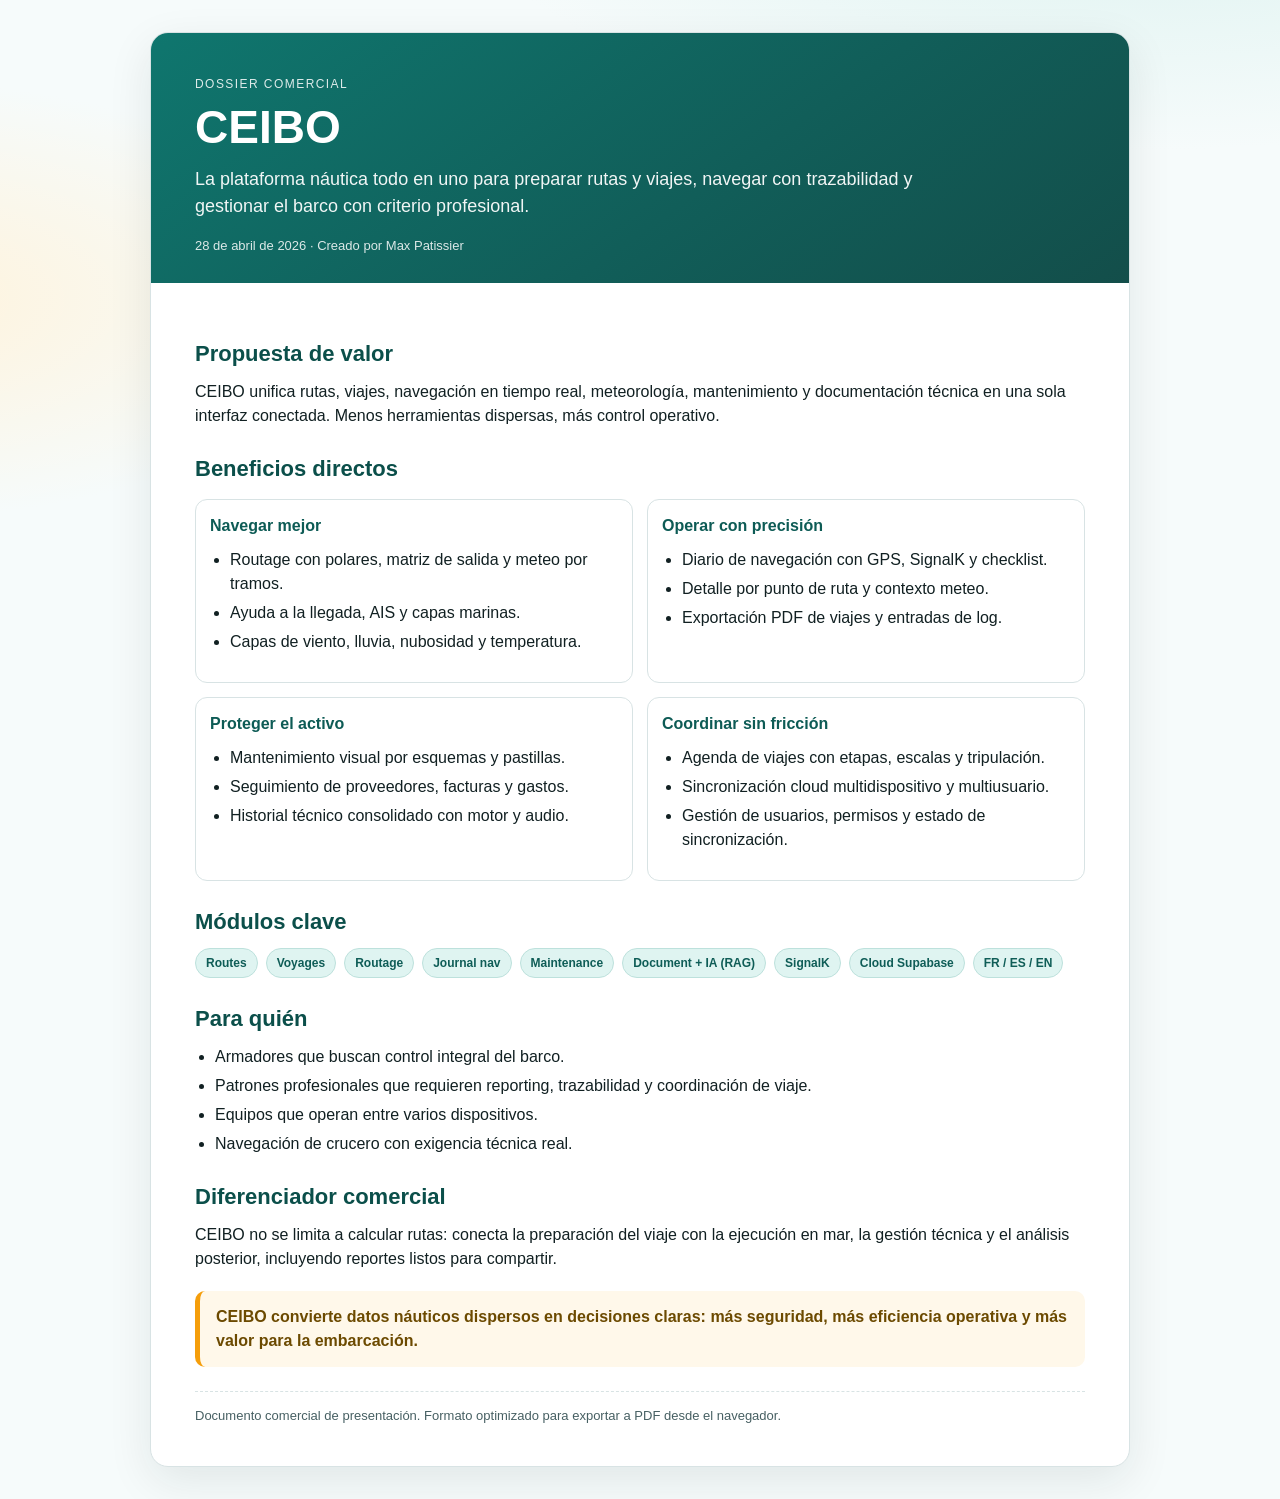
<file: REPORTE_COMERCIAL_ES.html>
<!doctype html>
<html lang="es">
<head>
  <meta charset="utf-8" />
  <meta name="viewport" content="width=device-width, initial-scale=1" />
  <title>CEIBO · Dossier Comercial</title>
  <style>
    :root {
      --ink: #112022;
      --muted: #476063;
      --brand: #0f766e;
      --brand-soft: #dff4f1;
      --accent: #f59e0b;
      --line: #d8e3e4;
      --paper: #f6fbfb;
    }

    * { box-sizing: border-box; }

    body {
      margin: 0;
      font-family: "Avenir Next", "Segoe UI", sans-serif;
      color: var(--ink);
      background:
        radial-gradient(1200px 500px at 90% -10%, #d9f1ee 0%, transparent 60%),
        radial-gradient(900px 400px at -10% 20%, #fff3db 0%, transparent 55%),
        var(--paper);
      line-height: 1.5;
    }

    .page {
      max-width: 980px;
      margin: 32px auto;
      background: #fff;
      border: 1px solid var(--line);
      border-radius: 18px;
      overflow: hidden;
      box-shadow: 0 14px 45px rgba(14, 34, 36, 0.09);
    }

    .hero {
      padding: 42px 44px 28px;
      background: linear-gradient(145deg, #0f766e, #115e59 58%, #134e4a);
      color: #fff;
    }

    .kicker {
      letter-spacing: .12em;
      text-transform: uppercase;
      font-size: 12px;
      opacity: .86;
      margin-bottom: 10px;
    }

    h1 {
      margin: 0;
      font-size: clamp(30px, 5vw, 46px);
      line-height: 1.06;
    }

    .subtitle {
      margin: 14px 0 0;
      max-width: 760px;
      font-size: 18px;
      opacity: .94;
    }

    .meta {
      margin-top: 16px;
      font-size: 13px;
      opacity: .85;
    }

    .content {
      padding: 30px 44px 40px;
    }

    h2 {
      margin: 24px 0 10px;
      font-size: 22px;
      color: #0b4f4a;
    }

    p { margin: 0 0 10px; }

    ul {
      margin: 10px 0 14px;
      padding-left: 20px;
    }

    li { margin: 5px 0; }

    .grid {
      display: grid;
      grid-template-columns: repeat(2, minmax(0, 1fr));
      gap: 14px;
      margin: 14px 0 8px;
    }

    .card {
      border: 1px solid var(--line);
      border-radius: 12px;
      padding: 14px;
      background: #fff;
    }

    .card h3 {
      margin: 0 0 6px;
      font-size: 16px;
      color: #0d5b55;
    }

    .pillrow {
      display: flex;
      flex-wrap: wrap;
      gap: 8px;
      margin-top: 8px;
    }

    .pill {
      display: inline-block;
      background: var(--brand-soft);
      color: #0f5d57;
      border: 1px solid #bde1dc;
      border-radius: 999px;
      font-size: 12px;
      padding: 5px 10px;
      font-weight: 600;
    }

    .highlight {
      margin-top: 20px;
      border-left: 5px solid var(--accent);
      background: #fff8ea;
      border-radius: 10px;
      padding: 14px 14px 14px 16px;
      font-weight: 600;
      color: #6c4a00;
    }

    .footer {
      margin-top: 24px;
      padding-top: 14px;
      border-top: 1px dashed var(--line);
      color: var(--muted);
      font-size: 13px;
    }

    @media (max-width: 760px) {
      .hero, .content { padding: 24px 20px; }
      .grid { grid-template-columns: 1fr; }
    }

    @media print {
      body { background: #fff; }
      .page {
        margin: 0;
        border: none;
        border-radius: 0;
        box-shadow: none;
      }
      .hero {
        -webkit-print-color-adjust: exact;
        print-color-adjust: exact;
      }
    }
  </style>
</head>
<body>
  <article class="page">
    <section class="hero">
      <div class="kicker">Dossier Comercial</div>
      <h1>CEIBO</h1>
      <p class="subtitle">La plataforma náutica todo en uno para preparar rutas y viajes, navegar con trazabilidad y gestionar el barco con criterio profesional.</p>
      <div class="meta">28 de abril de 2026 · Creado por Max Patissier</div>
    </section>

    <section class="content">
      <h2>Propuesta de valor</h2>
      <p>CEIBO unifica rutas, viajes, navegación en tiempo real, meteorología, mantenimiento y documentación técnica en una sola interfaz conectada. Menos herramientas dispersas, más control operativo.</p>

      <h2>Beneficios directos</h2>
      <div class="grid">
        <div class="card">
          <h3>Navegar mejor</h3>
          <ul>
            <li>Routage con polares, matriz de salida y meteo por tramos.</li>
            <li>Ayuda a la llegada, AIS y capas marinas.</li>
            <li>Capas de viento, lluvia, nubosidad y temperatura.</li>
          </ul>
        </div>
        <div class="card">
          <h3>Operar con precisión</h3>
          <ul>
            <li>Diario de navegación con GPS, SignalK y checklist.</li>
            <li>Detalle por punto de ruta y contexto meteo.</li>
            <li>Exportación PDF de viajes y entradas de log.</li>
          </ul>
        </div>
        <div class="card">
          <h3>Proteger el activo</h3>
          <ul>
            <li>Mantenimiento visual por esquemas y pastillas.</li>
            <li>Seguimiento de proveedores, facturas y gastos.</li>
            <li>Historial técnico consolidado con motor y audio.</li>
          </ul>
        </div>
        <div class="card">
          <h3>Coordinar sin fricción</h3>
          <ul>
            <li>Agenda de viajes con etapas, escalas y tripulación.</li>
            <li>Sincronización cloud multidispositivo y multiusuario.</li>
            <li>Gestión de usuarios, permisos y estado de sincronización.</li>
          </ul>
        </div>
      </div>

      <h2>Módulos clave</h2>
      <div class="pillrow">
        <span class="pill">Routes</span>
        <span class="pill">Voyages</span>
        <span class="pill">Routage</span>
        <span class="pill">Journal nav</span>
        <span class="pill">Maintenance</span>
        <span class="pill">Document + IA (RAG)</span>
        <span class="pill">SignalK</span>
        <span class="pill">Cloud Supabase</span>
        <span class="pill">FR / ES / EN</span>
      </div>

      <h2>Para quién</h2>
      <ul>
        <li>Armadores que buscan control integral del barco.</li>
        <li>Patrones profesionales que requieren reporting, trazabilidad y coordinación de viaje.</li>
        <li>Equipos que operan entre varios dispositivos.</li>
        <li>Navegación de crucero con exigencia técnica real.</li>
      </ul>

      <h2>Diferenciador comercial</h2>
      <p>CEIBO no se limita a calcular rutas: conecta la preparación del viaje con la ejecución en mar, la gestión técnica y el análisis posterior, incluyendo reportes listos para compartir.</p>

      <div class="highlight">
        CEIBO convierte datos náuticos dispersos en decisiones claras: más seguridad, más eficiencia operativa y más valor para la embarcación.
      </div>

      <div class="footer">
        Documento comercial de presentación. Formato optimizado para exportar a PDF desde el navegador.
      </div>
    </section>
  </article>
</body>
</html>
</file>
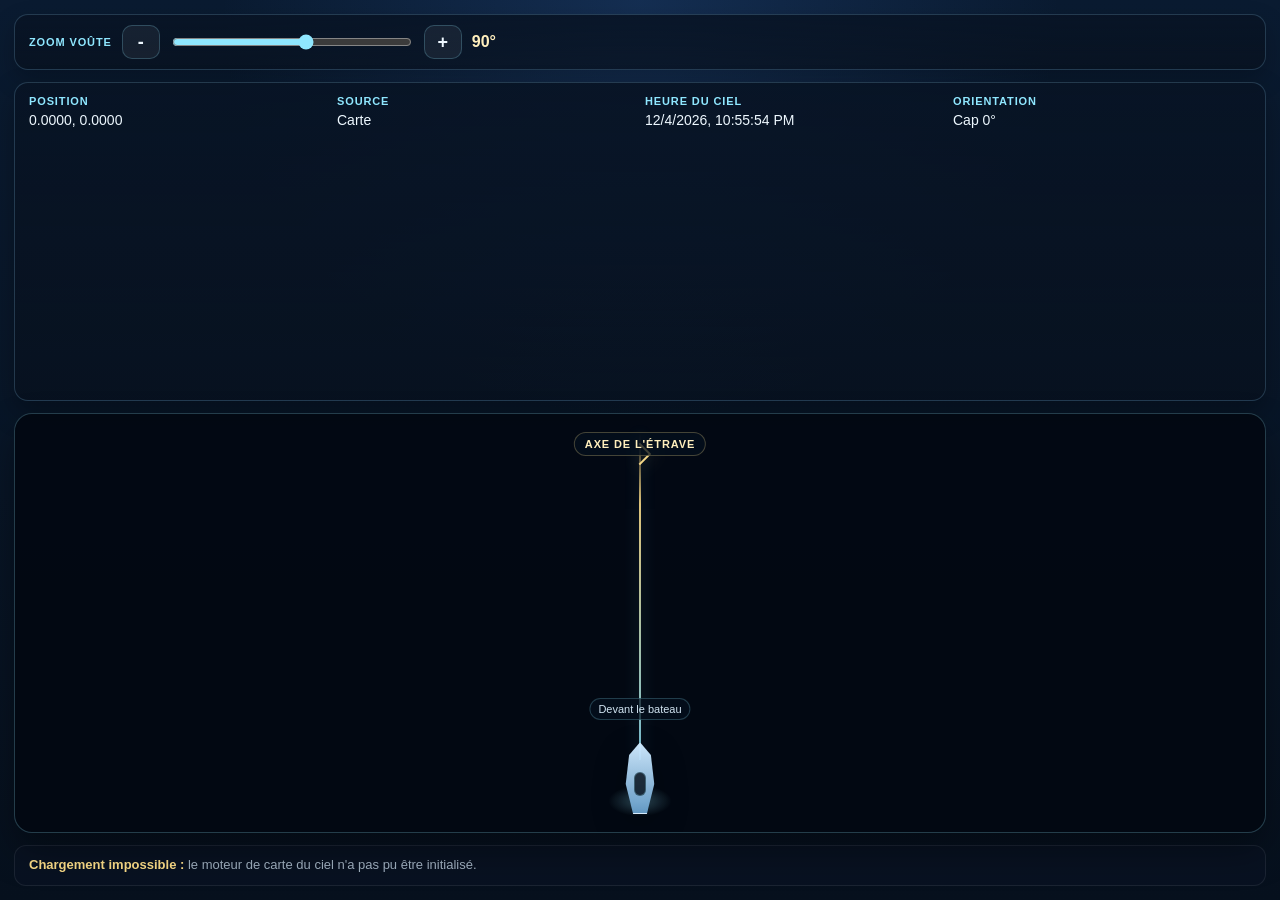
<file: skymap.html>
<!DOCTYPE html>
<html lang="fr">
<head>
    <meta charset="utf-8">
    <meta name="viewport" content="width=device-width, initial-scale=1.0">
    <title>CEIBO · Carte du ciel</title>
    <style>
        :root {
            color-scheme: dark;
            --bg-1: #06101d;
            --bg-2: #0a1b31;
            --card: rgba(9, 19, 35, 0.82);
            --border: rgba(144, 213, 255, 0.2);
            --text: #eef8ff;
            --muted: rgba(210, 229, 245, 0.76);
            --accent: #8fe7ff;
            --accent-2: #ffe08a;
        }

        * {
            box-sizing: border-box;
        }

        html,
        body {
            margin: 0;
            min-height: 100%;
            background:
                radial-gradient(circle at top, rgba(48, 97, 168, 0.28), transparent 38%),
                linear-gradient(180deg, var(--bg-2), var(--bg-1));
            color: var(--text);
            font-family: "Avenir Next", Montserrat, "Segoe UI", sans-serif;
        }

        body {
            padding: 14px;
        }

        .sky-shell {
            display: grid;
            gap: 12px;
            min-height: calc(100vh - 28px);
            grid-template-rows: auto 1fr auto;
        }

        .sky-meta {
            display: grid;
            gap: 10px;
            grid-template-columns: repeat(auto-fit, minmax(180px, 1fr));
            padding: 12px 14px;
            border: 1px solid var(--border);
            border-radius: 14px;
            background: linear-gradient(180deg, rgba(8, 20, 37, 0.94), rgba(8, 17, 30, 0.78));
            box-shadow: 0 12px 28px rgba(0, 0, 0, 0.28);
        }

        .sky-toolbar {
            display: flex;
            align-items: center;
            gap: 10px;
            flex-wrap: wrap;
            padding: 10px 14px;
            border: 1px solid var(--border);
            border-radius: 14px;
            background: linear-gradient(180deg, rgba(8, 20, 37, 0.9), rgba(8, 17, 30, 0.72));
            box-shadow: 0 10px 24px rgba(0, 0, 0, 0.22);
        }

        .sky-toolbar__label {
            color: var(--accent);
            font-size: 11px;
            font-weight: 700;
            letter-spacing: 0.08em;
            text-transform: uppercase;
        }

        .sky-toolbar__btn {
            min-width: 38px;
            height: 34px;
            border: 1px solid rgba(143, 231, 255, 0.22);
            border-radius: 10px;
            background: rgba(255, 255, 255, 0.06);
            color: var(--text);
            font-size: 18px;
            font-weight: 700;
            cursor: pointer;
        }

        .sky-toolbar__btn:hover {
            background: rgba(143, 231, 255, 0.14);
        }

        .sky-toolbar__range {
            width: min(240px, 52vw);
            accent-color: var(--accent);
        }

        .sky-toolbar__value {
            min-width: 88px;
            color: #ffefbd;
            font-weight: 700;
        }

        .sky-meta__item strong {
            display: block;
            margin-bottom: 4px;
            color: var(--accent);
            font-size: 11px;
            letter-spacing: 0.08em;
            text-transform: uppercase;
        }

        .sky-meta__item span {
            color: var(--text);
            font-size: 14px;
        }

        .sky-stage {
            position: relative;
            overflow: hidden;
            border-radius: 18px;
            border: 1px solid rgba(143, 231, 255, 0.24);
            background: rgba(3, 8, 18, 0.92);
            box-shadow: 0 18px 36px rgba(0, 0, 0, 0.34);
            min-height: 420px;
        }

        .sky-stage__viewport {
            position: absolute;
            inset: 0;
            overflow: hidden;
        }

        .sky-stage__boat-axis {
            position: absolute;
            left: 50%;
            top: 18px;
            bottom: 28px;
            width: 0;
            pointer-events: none;
            transform: translateX(-50%);
            z-index: 4;
        }

        .sky-stage__boat-axis::before {
            content: "";
            position: absolute;
            left: 50%;
            top: 0;
            bottom: 44px;
            width: 2px;
            transform: translateX(-50%);
            background: linear-gradient(180deg, rgba(255, 224, 138, 0), rgba(255, 224, 138, 0.95) 22%, rgba(143, 231, 255, 0.88) 100%);
            box-shadow: 0 0 16px rgba(143, 231, 255, 0.35);
            opacity: 0.92;
        }

        .sky-stage__boat-axis::after {
            content: "";
            position: absolute;
            left: 50%;
            top: 14px;
            width: 14px;
            height: 14px;
            transform: translateX(-50%) rotate(45deg);
            border-top: 2px solid rgba(255, 224, 138, 0.96);
            border-right: 2px solid rgba(255, 224, 138, 0.96);
            filter: drop-shadow(0 0 8px rgba(255, 224, 138, 0.36));
        }

        .sky-stage__boat-label {
            position: absolute;
            left: 50%;
            top: 18px;
            transform: translateX(-50%);
            padding: 5px 10px;
            border-radius: 999px;
            background: rgba(5, 16, 30, 0.76);
            border: 1px solid rgba(255, 224, 138, 0.26);
            color: #ffefbd;
            font-size: 11px;
            font-weight: 700;
            letter-spacing: 0.08em;
            text-transform: uppercase;
            z-index: 5;
            pointer-events: none;
        }

        .sky-stage__boat-marker {
            position: absolute;
            left: 50%;
            bottom: 18px;
            width: 78px;
            height: 94px;
            transform: translateX(-50%);
            z-index: 5;
            pointer-events: none;
            filter: drop-shadow(0 10px 16px rgba(0, 0, 0, 0.28));
        }

        .sky-stage__boat-hull {
            position: absolute;
            left: 50%;
            bottom: 0;
            width: 34px;
            height: 72px;
            transform: translateX(-50%);
            border-radius: 18px 18px 8px 8px;
            background: linear-gradient(180deg, rgba(207, 234, 255, 0.98), rgba(109, 167, 212, 0.9));
            clip-path: polygon(50% 0%, 82% 18%, 92% 58%, 70% 100%, 30% 100%, 8% 58%, 18% 18%);
            border: 1px solid rgba(255, 255, 255, 0.24);
        }

        .sky-stage__boat-cockpit {
            position: absolute;
            left: 50%;
            bottom: 18px;
            width: 12px;
            height: 24px;
            transform: translateX(-50%);
            border-radius: 8px;
            background: rgba(6, 16, 28, 0.84);
            border: 1px solid rgba(143, 231, 255, 0.28);
        }

        .sky-stage__boat-wake {
            position: absolute;
            left: 50%;
            bottom: -2px;
            width: 62px;
            height: 30px;
            transform: translateX(-50%);
            background: radial-gradient(ellipse at center, rgba(143, 231, 255, 0.42), rgba(143, 231, 255, 0) 72%);
            opacity: 0.68;
        }

        .sky-stage__beam-label {
            position: absolute;
            left: 50%;
            bottom: 112px;
            transform: translateX(-50%);
            padding: 4px 8px;
            border-radius: 999px;
            background: rgba(5, 16, 30, 0.72);
            border: 1px solid rgba(143, 231, 255, 0.22);
            color: rgba(222, 241, 255, 0.94);
            font-size: 11px;
            z-index: 5;
            pointer-events: none;
        }

        #starmap {
            width: 100%;
            height: 100%;
            min-height: 420px;
            transform-origin: 50% 50%;
            transition: transform 180ms ease-out;
        }

        .sky-status {
            padding: 10px 14px;
            border-radius: 12px;
            border: 1px solid rgba(255, 255, 255, 0.08);
            background: var(--card);
            color: var(--muted);
            font-size: 13px;
            line-height: 1.45;
        }

        .sky-status strong {
            color: var(--accent-2);
        }

        @media (max-width: 720px) {
            body {
                padding: 10px;
            }

            .sky-stage,
            #starmap {
                min-height: 360px;
            }
        }
    </style>
    <script src="https://slowe.github.io/VirtualSky/stuquery.min.js"></script>
    <script src="https://slowe.github.io/VirtualSky/virtualsky.min.js"></script>
</head>
<body>
    <div class="sky-shell">
        <section class="sky-toolbar">
            <span class="sky-toolbar__label">Zoom voûte</span>
            <button class="sky-toolbar__btn" id="skyZoomOutBtn" type="button" aria-label="Zoom arrière">-</button>
            <input class="sky-toolbar__range" id="skyZoomRange" type="range" min="25" max="140" step="5" value="90" aria-label="Zoom voûte céleste">
            <button class="sky-toolbar__btn" id="skyZoomInBtn" type="button" aria-label="Zoom avant">+</button>
            <span class="sky-toolbar__value" id="skyZoomValue">90°</span>
        </section>

        <section class="sky-meta">
            <div class="sky-meta__item">
                <strong>Position</strong>
                <span id="skyPositionValue">-</span>
            </div>
            <div class="sky-meta__item">
                <strong>Source</strong>
                <span id="skySourceValue">-</span>
            </div>
            <div class="sky-meta__item">
                <strong>Heure du ciel</strong>
                <span id="skyTimeValue">-</span>
            </div>
            <div class="sky-meta__item">
                <strong>Orientation</strong>
                <span id="skyHeadingValue">Vue sud</span>
            </div>
        </section>

        <section class="sky-stage">
            <div class="sky-stage__viewport">
                <div id="starmap"></div>
            </div>
            <div class="sky-stage__boat-axis" aria-hidden="true"></div>
            <div class="sky-stage__boat-label" id="skyBoatLabel">Axe de l'étrave</div>
            <div class="sky-stage__beam-label" id="skyBeamLabel">Devant le bateau</div>
            <div class="sky-stage__boat-marker" aria-hidden="true">
                <div class="sky-stage__boat-wake"></div>
                <div class="sky-stage__boat-hull"></div>
                <div class="sky-stage__boat-cockpit"></div>
            </div>
        </section>

        <section class="sky-status" id="skyStatus">
            <strong>Conseil :</strong> zoome et déplace la voûte céleste pour repérer planètes, Voie lactée, constellations et orientation du ciel depuis la position du bateau.
        </section>
    </div>

    <script>
        (function() {
            const params = new URLSearchParams(window.location.search);
            const lat = Number(params.get('lat'));
            const lng = Number(params.get('lng'));
            const heading = Number(params.get('heading'));
            const source = String(params.get('source') || 'Carte').trim() || 'Carte';
            const timeParam = String(params.get('time') || '').trim();
            const skyTime = timeParam ? new Date(timeParam) : new Date();

            const positionValue = document.getElementById('skyPositionValue');
            const sourceValue = document.getElementById('skySourceValue');
            const timeValue = document.getElementById('skyTimeValue');
            const headingValue = document.getElementById('skyHeadingValue');
            const status = document.getElementById('skyStatus');
            const boatLabel = document.getElementById('skyBoatLabel');
            const beamLabel = document.getElementById('skyBeamLabel');
            const zoomRange = document.getElementById('skyZoomRange');
            const zoomValue = document.getElementById('skyZoomValue');
            const zoomInBtn = document.getElementById('skyZoomInBtn');
            const zoomOutBtn = document.getElementById('skyZoomOutBtn');
            const zoomMin = 25;
            const zoomMax = 140;
            let currentFov = 90;
            let skyInstance = null;

            function setStatus(message) {
                if (status) status.innerHTML = message;
            }

            function clampFov(value) {
                const numeric = Number(value);
                if (!Number.isFinite(numeric)) return currentFov;
                return Math.max(zoomMin, Math.min(zoomMax, numeric));
            }

            function syncZoomUi() {
                if (zoomRange) zoomRange.value = String(currentFov);
                if (zoomValue) zoomValue.textContent = `${Math.round(currentFov)}°`;
            }

            function getZoomScaleForFov(fov) {
                const safeFov = clampFov(fov);
                return Math.max(0.9, Math.min(2.8, 90 / safeFov));
            }

            function applyZoomScale() {
                const stage = document.getElementById('starmap');
                if (!stage) return;
                stage.style.transform = `scale(${getZoomScaleForFov(currentFov).toFixed(3)})`;
            }

            if (!Number.isFinite(lat) || !Number.isFinite(lng)) {
                setStatus('<strong>Position indisponible :</strong> la carte du ciel a besoin d\'une latitude et d\'une longitude valides.');
                return;
            }

            positionValue.textContent = lat.toFixed(4) + ', ' + lng.toFixed(4);
            sourceValue.textContent = source;
            timeValue.textContent = Number.isNaN(skyTime.getTime())
                ? 'Maintenant'
                : skyTime.toLocaleString();
            headingValue.textContent = Number.isFinite(heading)
                ? 'Cap ' + Math.round(((heading % 360) + 360) % 360) + '°'
                : 'Vue sud';
            if (boatLabel) {
                boatLabel.textContent = Number.isFinite(heading)
                    ? 'Axe de l\'étrave'
                    : 'Axe simulé';
            }
            if (beamLabel) {
                beamLabel.textContent = Number.isFinite(heading)
                    ? 'Devant le bateau'
                    : 'Avant simulé';
            }

            function initSkyMap() {
                if (!window.S || typeof window.S.virtualsky !== 'function') {
                    setStatus('<strong>Chargement impossible :</strong> le moteur de carte du ciel n\'a pas pu être initialisé.');
                    return;
                }

                const stage = document.getElementById('starmap');
                if (!stage) return;
                stage.innerHTML = '';

                skyInstance = window.S.virtualsky({
                    id: 'starmap',
                    projection: 'stereo',
                    keyboard: true,
                    mouse: true,
                    ground: true,
                    constellations: true,
                    constellationlabels: true,
                    showplanetlabels: true,
                    showgalaxy: true,
                    meteorshowers: true,
                    meridian: true,
                    ecliptic: true,
                    cardinalpoints: true,
                    gridlines_az: true,
                    showposition: true,
                    showdate: true,
                    live: true,
                    magnitude: 5.8,
                    scalestars: 1.1,
                    fontsize: '14px',
                    fontfamily: 'Avenir Next, Montserrat, Segoe UI, sans-serif',
                    background: 'rgba(0,0,0,0)',
                    gradient: true,
                    fov: 90,
                    az: Number.isFinite(heading) ? (((heading % 360) + 360) % 360) : 180,
                    latitude: lat,
                    longitude: lng,
                    clock: Number.isNaN(skyTime.getTime()) ? new Date() : skyTime
                });

                syncZoomUi();
                applyZoomScale();
                setStatus('<strong>Repère bateau :</strong> la ligne lumineuse et le voilier en bas matérialisent l\'axe de l\'étrave. Ce qui apparaît au centre de cette ligne se trouve droit devant le bateau. Utilise le zoom pour serrer la zone observée.');
            }

            function updateZoom(nextFov) {
                const clamped = clampFov(nextFov);
                if (clamped === currentFov) {
                    syncZoomUi();
                    applyZoomScale();
                    return;
                }
                currentFov = clamped;
                syncZoomUi();
                applyZoomScale();
            }

            if (zoomRange) {
                zoomRange.addEventListener('input', event => {
                    updateZoom(event.target.value);
                });
            }

            if (zoomInBtn) {
                zoomInBtn.addEventListener('click', () => updateZoom(currentFov - 10));
            }

            if (zoomOutBtn) {
                zoomOutBtn.addEventListener('click', () => updateZoom(currentFov + 10));
            }

            syncZoomUi();

            if (document.readyState === 'loading') {
                document.addEventListener('DOMContentLoaded', initSkyMap, { once: true });
            } else {
                initSkyMap();
            }
        })();
    </script>
</body>
</html>
</file>
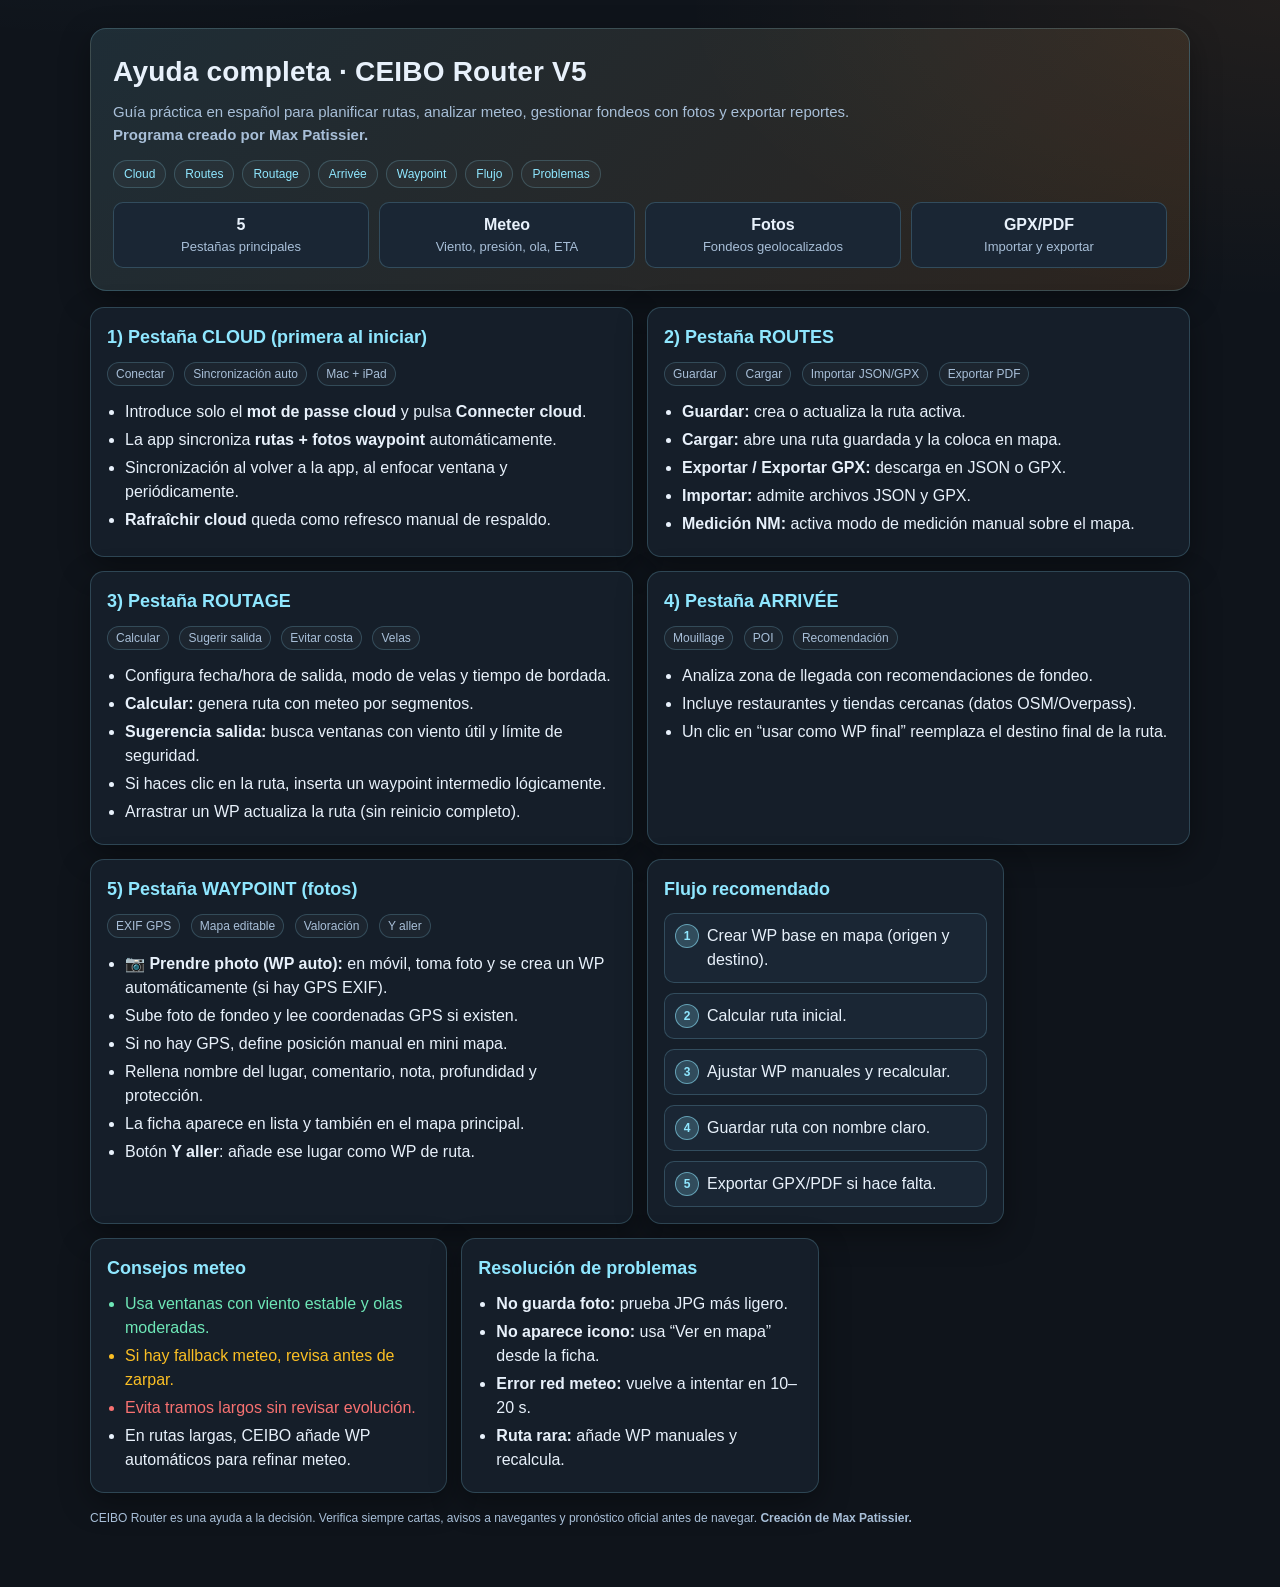
<file: BK_FINAL/help.html>
<!DOCTYPE html>
<html lang="es">
<head>
  <meta charset="utf-8" />
  <meta name="viewport" content="width=device-width, initial-scale=1" />
  <title>CEIBO Router · Ayuda</title>
  <link rel="icon" type="image/jpeg" href="ceibo-favicon.jpg">
  <style>
    :root {
      --bg: #0f141b;
      --panel: #151e29;
      --panel-soft: #1a2634;
      --text: #e8f1fb;
      --muted: #a8bfd8;
      --accent: #8fe7ff;
      --accent-2: #ff9a3a;
      --ok: #6ee7b7;
      --warn: #fbbf24;
      --danger: #f87171;
      --border: rgba(143, 231, 255, 0.2);
      --shadow: 0 10px 30px rgba(0, 0, 0, 0.35);
    }

    * { box-sizing: border-box; }

    body {
      margin: 0;
      font-family: "Segoe UI", Roboto, Arial, sans-serif;
      color: var(--text);
      background:
        radial-gradient(1200px 600px at 10% -20%, rgba(143, 231, 255, 0.08), transparent 60%),
        radial-gradient(1000px 500px at 100% 0%, rgba(255, 154, 58, 0.08), transparent 60%),
        var(--bg);
      line-height: 1.5;
    }

    .wrap {
      width: min(1100px, 92vw);
      margin: 28px auto 60px;
    }

    .hero {
      background: linear-gradient(135deg, rgba(143, 231, 255, 0.12), rgba(255, 154, 58, 0.12));
      border: 1px solid var(--border);
      border-radius: 16px;
      padding: 22px;
      box-shadow: var(--shadow);
    }

    h1 {
      margin: 0 0 8px;
      font-size: 28px;
      letter-spacing: 0.2px;
    }

    .subtitle {
      margin: 0;
      color: var(--muted);
      font-size: 15px;
    }

    .toc {
      margin-top: 14px;
      display: flex;
      flex-wrap: wrap;
      gap: 8px;
    }

    .toc a {
      text-decoration: none;
      color: var(--accent);
      border: 1px solid var(--border);
      background: rgba(255, 255, 255, 0.03);
      border-radius: 999px;
      padding: 4px 10px;
      font-size: 12px;
    }

    .toc a:hover {
      border-color: rgba(143, 231, 255, 0.55);
      background: rgba(143, 231, 255, 0.08);
    }

    .grid {
      margin-top: 16px;
      display: grid;
      grid-template-columns: repeat(12, 1fr);
      gap: 14px;
    }

    .card {
      grid-column: span 12;
      background: var(--panel);
      border: 1px solid var(--border);
      border-radius: 14px;
      padding: 16px;
      box-shadow: var(--shadow);
    }

    .card.half { grid-column: span 6; }
    .card.third { grid-column: span 4; }

    h2 {
      margin: 0 0 10px;
      font-size: 18px;
      color: var(--accent);
    }

    h3 {
      margin: 14px 0 8px;
      font-size: 15px;
      color: #d7ecff;
    }

    ul {
      margin: 8px 0 0 18px;
      padding: 0;
    }

    li { margin: 4px 0; }

    .kpi {
      display: grid;
      grid-template-columns: repeat(4, minmax(0, 1fr));
      gap: 10px;
      margin-top: 14px;
    }

    .pill {
      background: var(--panel-soft);
      border: 1px solid var(--border);
      border-radius: 10px;
      padding: 10px;
      text-align: center;
      font-size: 13px;
      color: var(--muted);
    }

    .pill strong {
      display: block;
      color: var(--text);
      font-size: 16px;
    }

    .tag {
      display: inline-block;
      border-radius: 999px;
      padding: 2px 8px;
      font-size: 12px;
      border: 1px solid var(--border);
      background: rgba(255, 255, 255, 0.03);
      color: var(--muted);
      margin-right: 6px;
      margin-bottom: 6px;
    }

    .ok { color: var(--ok); }
    .warn { color: var(--warn); }
    .danger { color: var(--danger); }

    .steps {
      counter-reset: s;
      list-style: none;
      margin: 0;
      padding: 0;
      display: grid;
      gap: 10px;
    }

    .steps li {
      counter-increment: s;
      background: var(--panel-soft);
      border: 1px solid var(--border);
      border-radius: 10px;
      padding: 10px 12px 10px 42px;
      position: relative;
      margin: 0;
    }

    .steps li::before {
      content: counter(s);
      position: absolute;
      left: 10px;
      top: 10px;
      width: 22px;
      height: 22px;
      border-radius: 999px;
      background: rgba(143, 231, 255, 0.2);
      border: 1px solid rgba(143, 231, 255, 0.55);
      display: grid;
      place-items: center;
      font-size: 12px;
      color: var(--accent);
      font-weight: 700;
    }

    .footer-note {
      margin-top: 16px;
      color: var(--muted);
      font-size: 12px;
    }

    @media (max-width: 980px) {
      .card.half, .card.third { grid-column: span 12; }
      .kpi { grid-template-columns: repeat(2, minmax(0, 1fr)); }
    }
  </style>
</head>
<body>
  <main class="wrap">
    <section class="hero">
      <h1>Ayuda completa · CEIBO Router V5</h1>
      <p class="subtitle">Guía práctica en español para planificar rutas, analizar meteo, gestionar fondeos con fotos y exportar reportes.</p>
      <p class="subtitle"><strong>Programa creado por Max Patissier.</strong></p>
      <nav class="toc" aria-label="Índice rápido">
        <a href="#cloud">Cloud</a>
        <a href="#routes">Routes</a>
        <a href="#routage">Routage</a>
        <a href="#arrivee">Arrivée</a>
        <a href="#waypoint">Waypoint</a>
        <a href="#flujo">Flujo</a>
        <a href="#problemas">Problemas</a>
      </nav>
      <div class="kpi">
        <div class="pill"><strong>5</strong>Pestañas principales</div>
        <div class="pill"><strong>Meteo</strong>Viento, presión, ola, ETA</div>
        <div class="pill"><strong>Fotos</strong>Fondeos geolocalizados</div>
        <div class="pill"><strong>GPX/PDF</strong>Importar y exportar</div>
      </div>
    </section>

    <section class="grid">
      <article class="card half" id="cloud">
        <h2>1) Pestaña CLOUD (primera al iniciar)</h2>
        <span class="tag">Conectar</span>
        <span class="tag">Sincronización auto</span>
        <span class="tag">Mac + iPad</span>
        <ul>
          <li>Introduce solo el <strong>mot de passe cloud</strong> y pulsa <strong>Connecter cloud</strong>.</li>
          <li>La app sincroniza <strong>rutas + fotos waypoint</strong> automáticamente.</li>
          <li>Sincronización al volver a la app, al enfocar ventana y periódicamente.</li>
          <li><strong>Rafraîchir cloud</strong> queda como refresco manual de respaldo.</li>
        </ul>
      </article>

      <article class="card half" id="routes">
        <h2>2) Pestaña ROUTES</h2>
        <span class="tag">Guardar</span>
        <span class="tag">Cargar</span>
        <span class="tag">Importar JSON/GPX</span>
        <span class="tag">Exportar PDF</span>
        <ul>
          <li><strong>Guardar:</strong> crea o actualiza la ruta activa.</li>
          <li><strong>Cargar:</strong> abre una ruta guardada y la coloca en mapa.</li>
          <li><strong>Exportar / Exportar GPX:</strong> descarga en JSON o GPX.</li>
          <li><strong>Importar:</strong> admite archivos JSON y GPX.</li>
          <li><strong>Medición NM:</strong> activa modo de medición manual sobre el mapa.</li>
        </ul>
      </article>

      <article class="card half" id="routage">
        <h2>3) Pestaña ROUTAGE</h2>
        <span class="tag">Calcular</span>
        <span class="tag">Sugerir salida</span>
        <span class="tag">Evitar costa</span>
        <span class="tag">Velas</span>
        <ul>
          <li>Configura fecha/hora de salida, modo de velas y tiempo de bordada.</li>
          <li><strong>Calcular:</strong> genera ruta con meteo por segmentos.</li>
          <li><strong>Sugerencia salida:</strong> busca ventanas con viento útil y límite de seguridad.</li>
          <li>Si haces clic en la ruta, inserta un waypoint intermedio lógicamente.</li>
          <li>Arrastrar un WP actualiza la ruta (sin reinicio completo).</li>
        </ul>
      </article>

      <article class="card half" id="arrivee">
        <h2>4) Pestaña ARRIVÉE</h2>
        <span class="tag">Mouillage</span>
        <span class="tag">POI</span>
        <span class="tag">Recomendación</span>
        <ul>
          <li>Analiza zona de llegada con recomendaciones de fondeo.</li>
          <li>Incluye restaurantes y tiendas cercanas (datos OSM/Overpass).</li>
          <li>Un clic en “usar como WP final” reemplaza el destino final de la ruta.</li>
        </ul>
      </article>

      <article class="card half" id="waypoint">
        <h2>5) Pestaña WAYPOINT (fotos)</h2>
        <span class="tag">EXIF GPS</span>
        <span class="tag">Mapa editable</span>
        <span class="tag">Valoración</span>
        <span class="tag">Y aller</span>
        <ul>
          <li><strong>📷 Prendre photo (WP auto):</strong> en móvil, toma foto y se crea un WP automáticamente (si hay GPS EXIF).</li>
          <li>Sube foto de fondeo y lee coordenadas GPS si existen.</li>
          <li>Si no hay GPS, define posición manual en mini mapa.</li>
          <li>Rellena nombre del lugar, comentario, nota, profundidad y protección.</li>
          <li>La ficha aparece en lista y también en el mapa principal.</li>
          <li>Botón <strong>Y aller</strong>: añade ese lugar como WP de ruta.</li>
        </ul>
      </article>

      <article class="card third" id="flujo">
        <h2>Flujo recomendado</h2>
        <ol class="steps">
          <li>Crear WP base en mapa (origen y destino).</li>
          <li>Calcular ruta inicial.</li>
          <li>Ajustar WP manuales y recalcular.</li>
          <li>Guardar ruta con nombre claro.</li>
          <li>Exportar GPX/PDF si hace falta.</li>
        </ol>
      </article>

      <article class="card third">
        <h2>Consejos meteo</h2>
        <ul>
          <li class="ok">Usa ventanas con viento estable y olas moderadas.</li>
          <li class="warn">Si hay fallback meteo, revisa antes de zarpar.</li>
          <li class="danger">Evita tramos largos sin revisar evolución.</li>
          <li>En rutas largas, CEIBO añade WP automáticos para refinar meteo.</li>
        </ul>
      </article>

      <article class="card third" id="problemas">
        <h2>Resolución de problemas</h2>
        <ul>
          <li><strong>No guarda foto:</strong> prueba JPG más ligero.</li>
          <li><strong>No aparece icono:</strong> usa “Ver en mapa” desde la ficha.</li>
          <li><strong>Error red meteo:</strong> vuelve a intentar en 10–20 s.</li>
          <li><strong>Ruta rara:</strong> añade WP manuales y recalcula.</li>
        </ul>
      </article>
    </section>

    <p class="footer-note">
      CEIBO Router es una ayuda a la decisión. Verifica siempre cartas, avisos a navegantes y pronóstico oficial antes de navegar. <strong>Creación de Max Patissier.</strong>
    </p>
  </main>
</body>
</html>
</file>
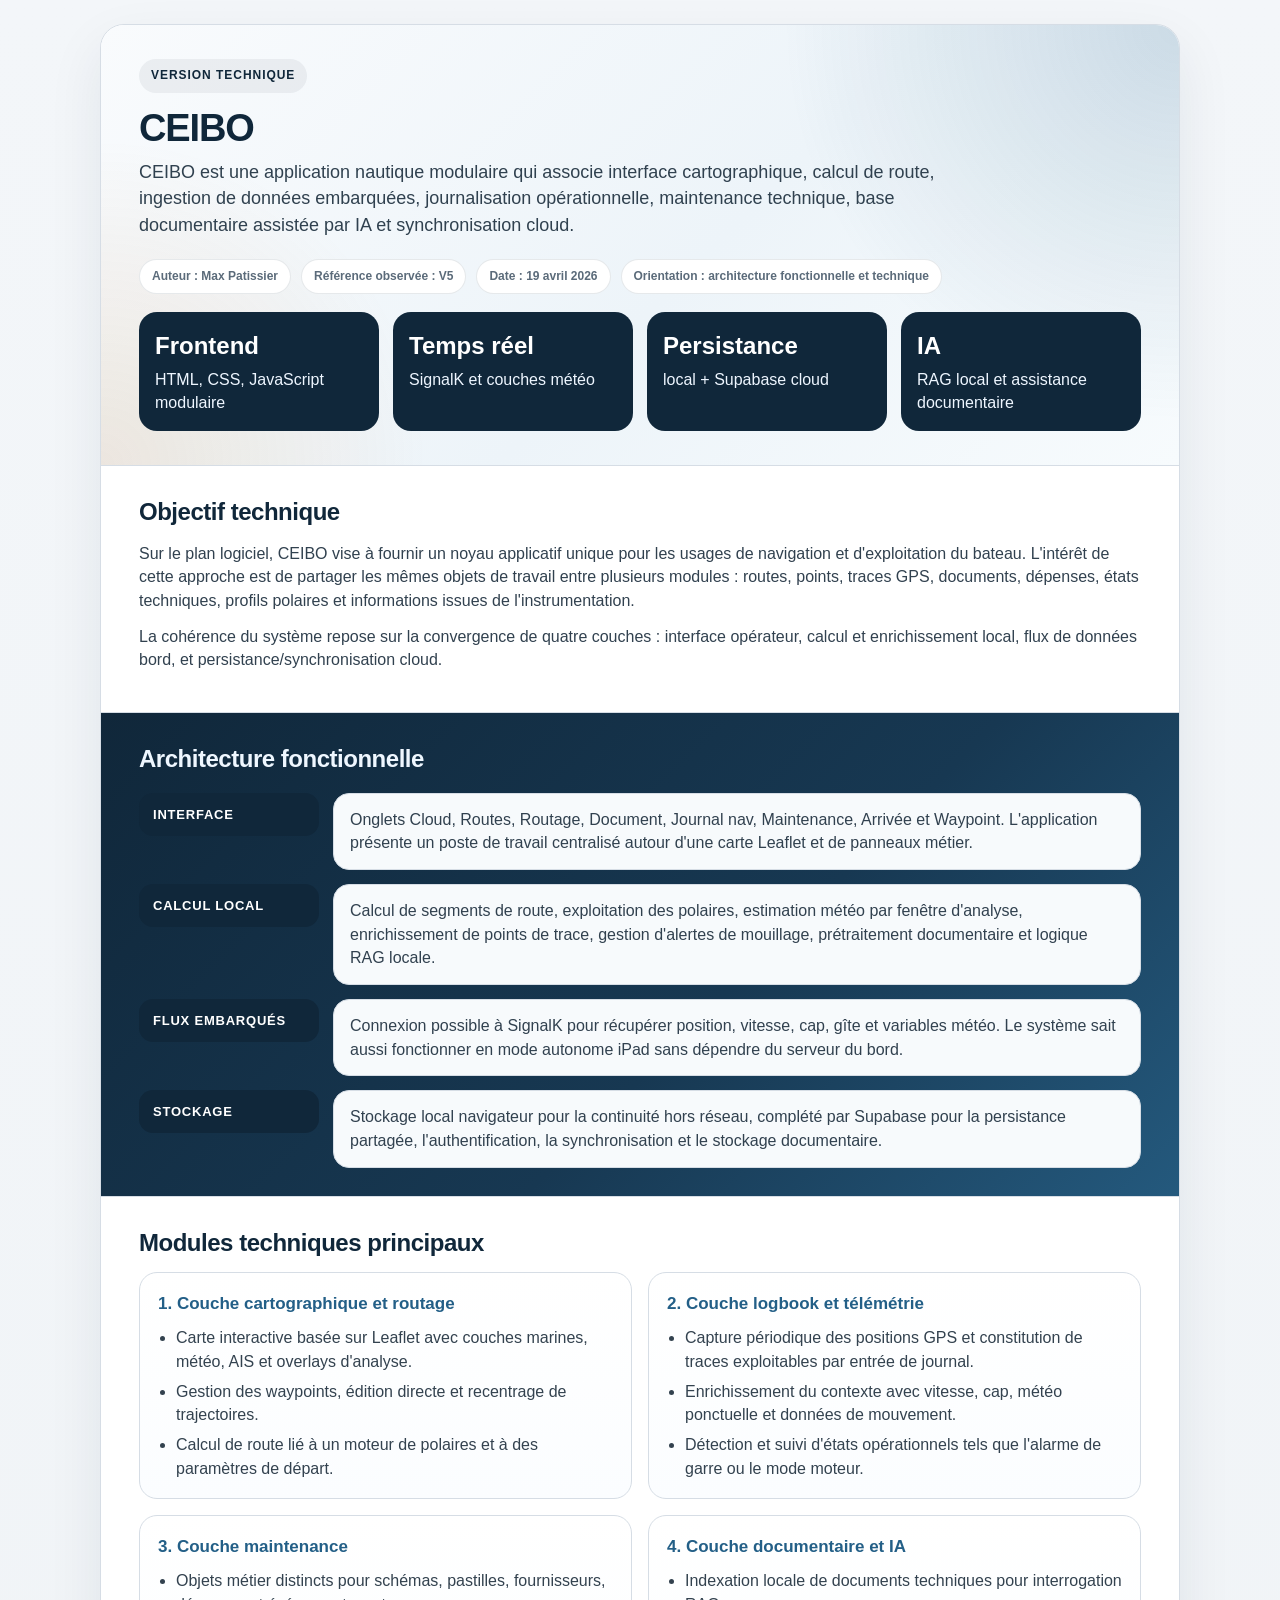
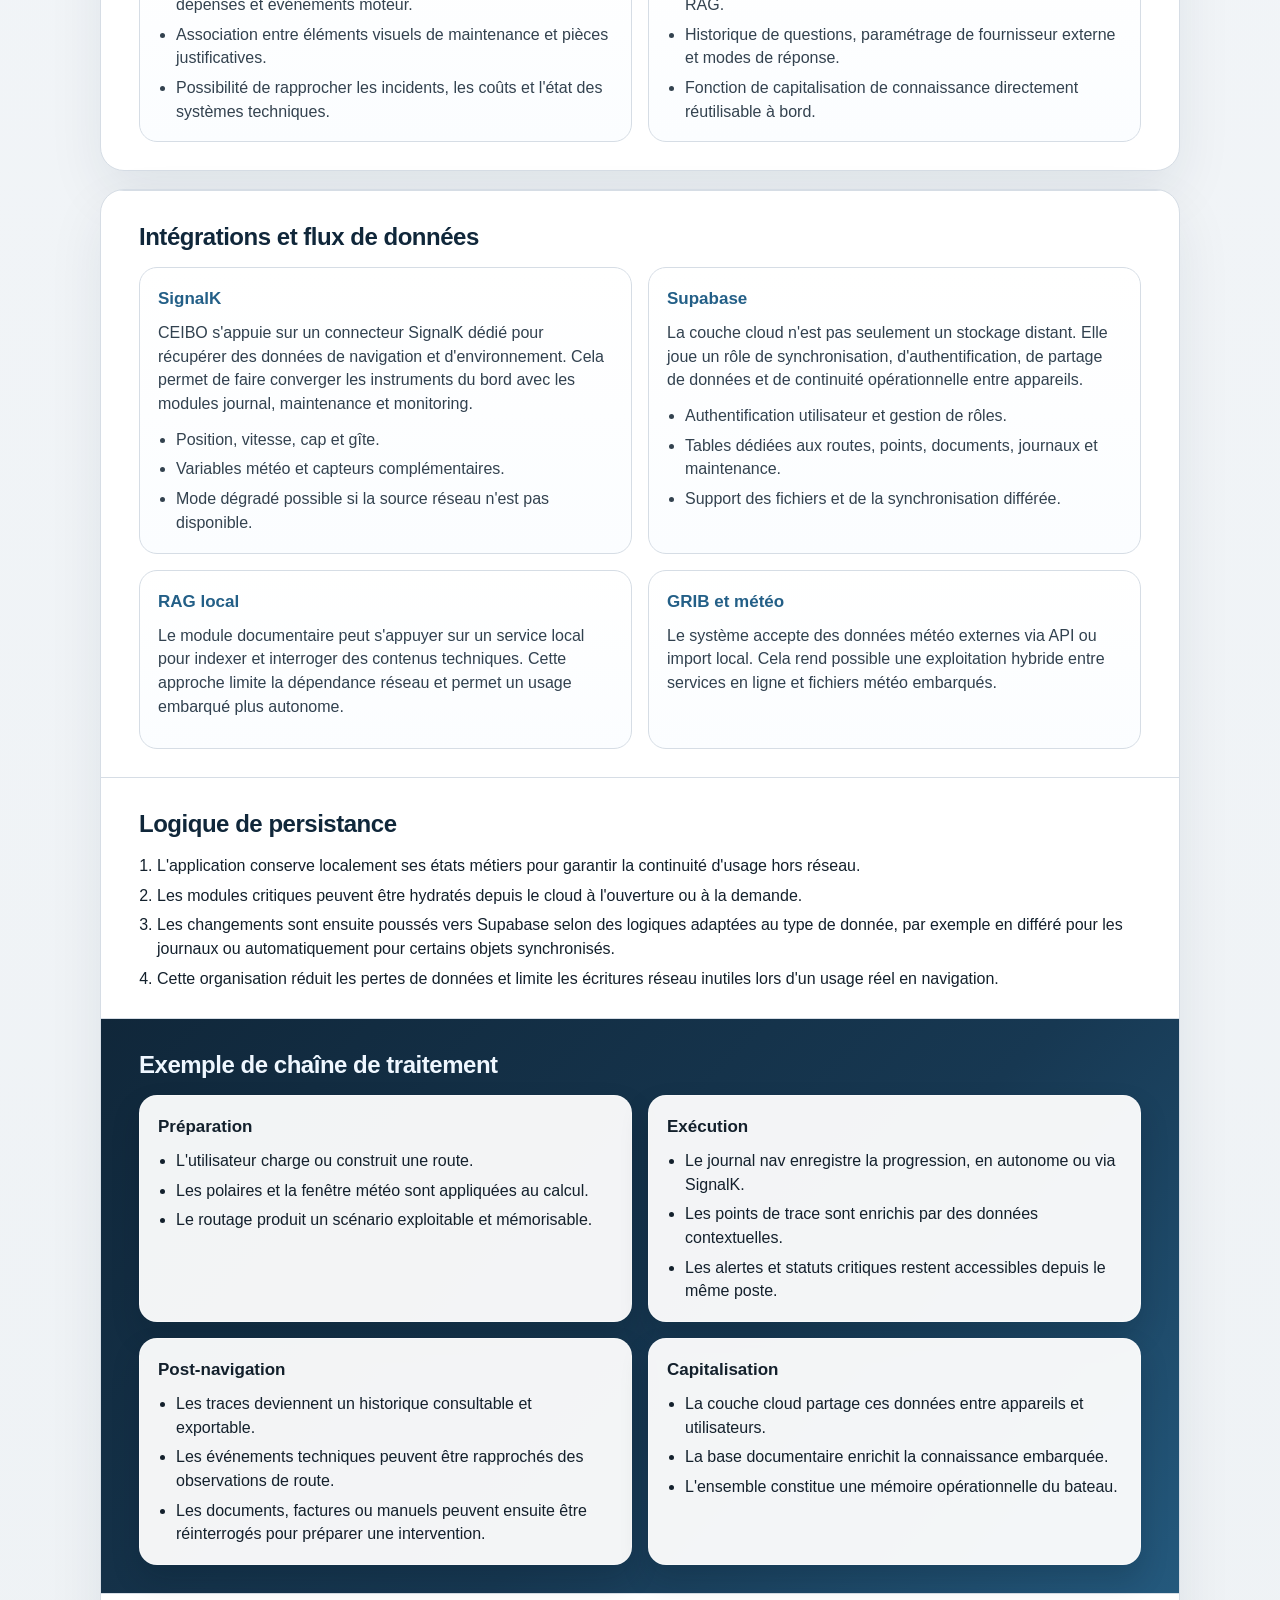
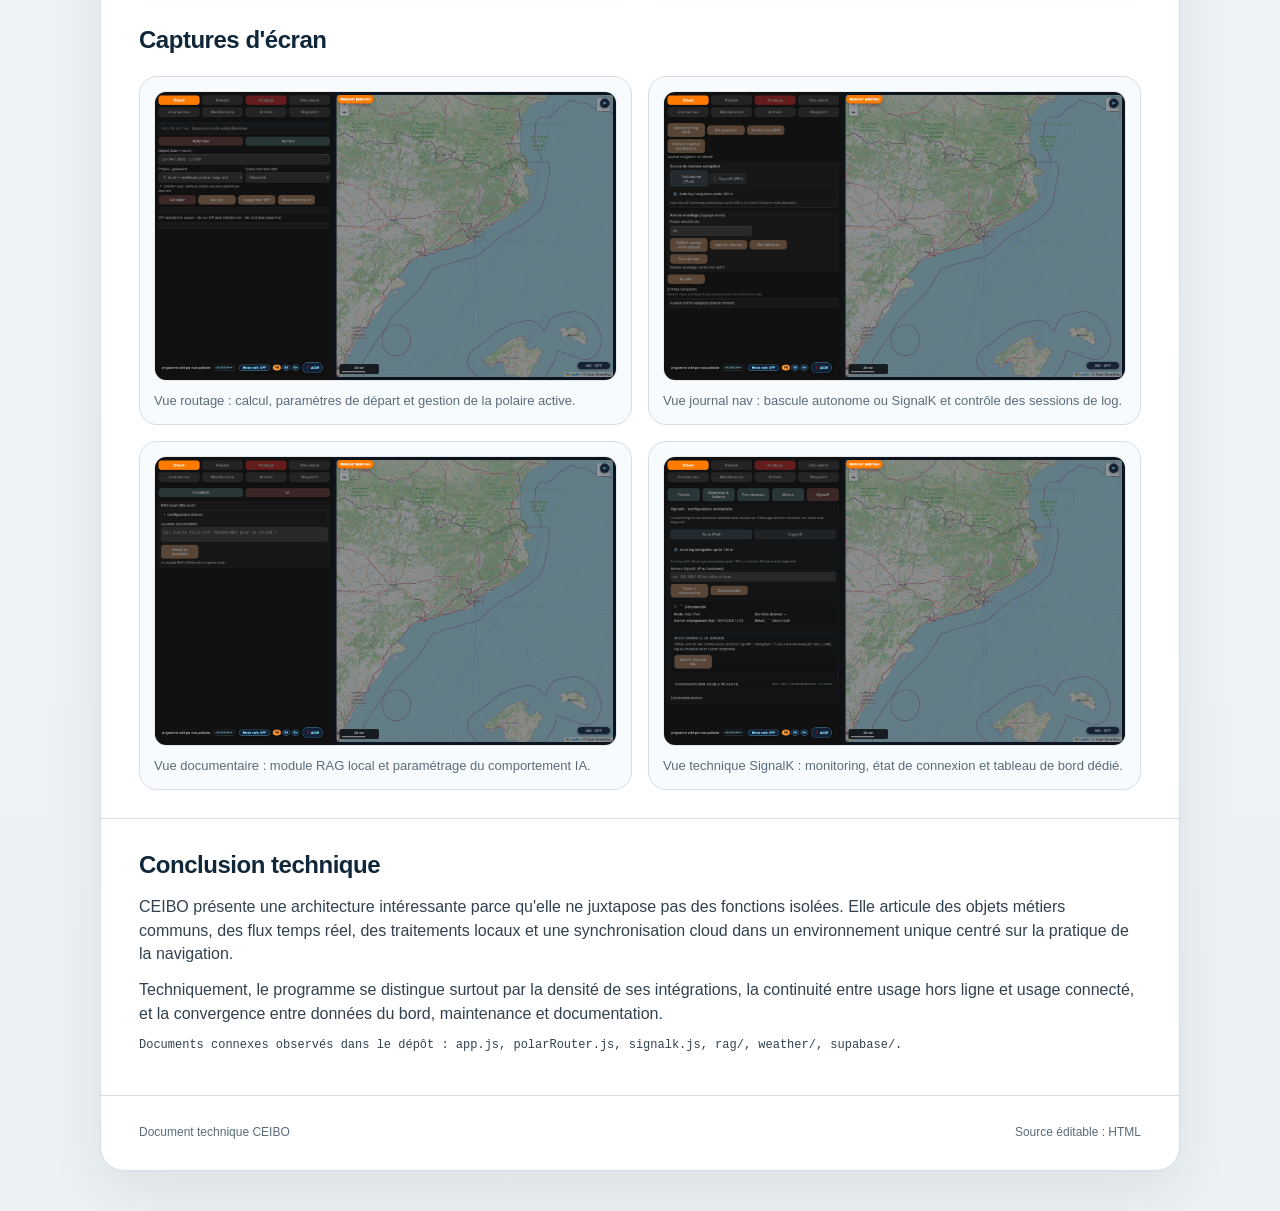
<file: docs/fiche_ceibo_fr_technique.html>
<!DOCTYPE html>
<html lang="fr">
<head>
  <meta charset="utf-8">
  <meta name="viewport" content="width=device-width, initial-scale=1">
  <title>CEIBO · Version technique</title>
  <style>
    :root {
      --bg: #edf1f4;
      --panel: #ffffff;
      --ink: #13202c;
      --muted: #5b6b7a;
      --line: #d6dde5;
      --navy: #10273a;
      --blue: #235f87;
      --amber: #bf7a32;
      --green: #2b7759;
      --soft: #f7fafc;
    }

    * { box-sizing: border-box; }

    @page {
      size: A4;
      margin: 14mm;
    }

    body {
      margin: 0;
      background: linear-gradient(180deg, #f3f6f9 0%, #edf1f4 100%);
      color: var(--ink);
      font-family: "Avenir Next", "Segoe UI", Helvetica, Arial, sans-serif;
      line-height: 1.48;
    }

    .document {
      width: min(1080px, calc(100vw - 32px));
      margin: 24px auto 40px;
    }

    .sheet {
      background: var(--panel);
      border: 1px solid var(--line);
      border-radius: 24px;
      overflow: hidden;
      box-shadow: 0 22px 55px rgba(16, 39, 58, 0.08);
      margin-bottom: 18px;
    }

    .hero {
      padding: 34px 38px;
      background:
        radial-gradient(circle at 100% 0%, rgba(35, 95, 135, 0.18), transparent 34%),
        radial-gradient(circle at 0% 100%, rgba(191, 122, 50, 0.14), transparent 28%),
        linear-gradient(135deg, #f9fbfd 0%, #edf4f9 55%, #f7fbfd 100%);
    }

    .eyebrow {
      display: inline-flex;
      padding: 8px 12px;
      border-radius: 999px;
      background: rgba(16, 39, 58, 0.06);
      color: var(--navy);
      font-size: 12px;
      font-weight: 800;
      letter-spacing: 0.08em;
      text-transform: uppercase;
    }

    h1 {
      margin: 16px 0 10px;
      font-size: 38px;
      line-height: 1.05;
      letter-spacing: -0.03em;
      color: var(--navy);
    }

    .lead {
      margin: 0;
      max-width: 820px;
      font-size: 18px;
      color: #30414f;
    }

    .meta {
      display: flex;
      flex-wrap: wrap;
      gap: 10px;
      margin-top: 20px;
    }

    .meta span {
      padding: 8px 12px;
      border-radius: 999px;
      border: 1px solid rgba(16, 39, 58, 0.1);
      background: #fff;
      color: var(--muted);
      font-size: 12px;
      font-weight: 600;
    }

    .section {
      padding: 28px 38px;
      border-top: 1px solid var(--line);
    }

    .section h2 {
      margin: 0 0 12px;
      font-size: 24px;
      letter-spacing: -0.02em;
      color: var(--navy);
    }

    .section p {
      margin: 0 0 12px;
      color: #31414f;
    }

    .grid-2,
    .grid-3 {
      display: grid;
      gap: 16px;
    }

    .grid-2 { grid-template-columns: repeat(2, minmax(0, 1fr)); }
    .grid-3 { grid-template-columns: repeat(3, minmax(0, 1fr)); }

    .card {
      padding: 18px;
      border: 1px solid var(--line);
      border-radius: 18px;
      background: linear-gradient(180deg, #fff 0%, #fbfdff 100%);
    }

    .card h3 {
      margin: 0 0 10px;
      color: var(--blue);
      font-size: 17px;
    }

    .kpi {
      display: grid;
      grid-template-columns: repeat(4, minmax(0, 1fr));
      gap: 14px;
      margin-top: 18px;
    }

    .kpi-item {
      padding: 16px;
      border-radius: 18px;
      background: var(--navy);
      color: #eef6ff;
    }

    .kpi-item strong {
      display: block;
      margin-bottom: 4px;
      font-size: 24px;
      color: #fff;
    }

    .band {
      background: linear-gradient(135deg, var(--navy) 0%, #173852 58%, #24597d 100%);
      color: #eff7ff;
    }

    .band h2,
    .band p,
    .band li,
    .band ol,
    .band strong {
      color: inherit;
    }

    .band .card {
      background: rgba(255, 255, 255, 0.95);
      color: var(--ink);
      border-color: rgba(255, 255, 255, 0.4);
      box-shadow: 0 14px 28px rgba(7, 20, 34, 0.18);
    }

    .band .card h3,
    .band .card p,
    .band .card li,
    .band .card strong {
      color: var(--ink);
    }

    .step-list {
      margin: 0;
      padding-left: 18px;
    }

    ul {
      margin: 0;
      padding-left: 18px;
      color: #33424f;
    }

    li + li { margin-top: 6px; }

    .schema {
      display: grid;
      gap: 14px;
      margin-top: 16px;
    }

    .lane {
      display: grid;
      grid-template-columns: 180px 1fr;
      gap: 14px;
      align-items: start;
    }

    .lane-title {
      padding: 12px 14px;
      border-radius: 14px;
      background: var(--navy);
      color: #fff;
      font-size: 13px;
      font-weight: 700;
      text-transform: uppercase;
      letter-spacing: 0.06em;
    }

    .lane-box {
      padding: 14px 16px;
      border-radius: 16px;
      background: var(--soft);
      border: 1px solid var(--line);
      color: #31414f;
    }

    .mono {
      font-family: "SF Mono", "Menlo", "Consolas", monospace;
      font-size: 12px;
    }

    .capture-grid {
      display: grid;
      grid-template-columns: repeat(2, minmax(0, 1fr));
      gap: 16px;
      margin-top: 18px;
    }

    figure {
      margin: 0;
      padding: 14px;
      border-radius: 18px;
      background: #f8fbfd;
      border: 1px solid var(--line);
    }

    figure img {
      display: block;
      width: 100%;
      height: auto;
      border-radius: 12px;
      border: 1px solid rgba(16, 39, 58, 0.08);
    }

    figcaption {
      margin-top: 10px;
      font-size: 13px;
      color: var(--muted);
    }

    .footer {
      display: flex;
      justify-content: space-between;
      gap: 16px;
      align-items: center;
      font-size: 12px;
      color: var(--muted);
    }

    .page-break {
      break-before: page;
      page-break-before: always;
    }

    @media print {
      body { background: #fff; }
      .document { width: 100%; margin: 0; }
      .sheet { box-shadow: none; margin: 0 0 10px; }
    }

    @media (max-width: 900px) {
      .grid-2,
      .grid-3,
      .kpi,
      .capture-grid,
      .lane {
        grid-template-columns: 1fr;
      }

      .hero,
      .section { padding: 24px; }

      h1 { font-size: 30px; }
    }
  </style>
</head>
<body>
  <main class="document">
    <section class="sheet">
      <div class="hero">
        <div class="eyebrow">Version technique</div>
        <h1>CEIBO</h1>
        <p class="lead">CEIBO est une application nautique modulaire qui associe interface cartographique, calcul de route, ingestion de données embarquées, journalisation opérationnelle, maintenance technique, base documentaire assistée par IA et synchronisation cloud.</p>
        <div class="meta">
          <span>Auteur : Max Patissier</span>
          <span>Référence observée : V5</span>
          <span>Date : 19 avril 2026</span>
          <span>Orientation : architecture fonctionnelle et technique</span>
        </div>
        <div class="kpi">
          <div class="kpi-item"><strong>Frontend</strong>HTML, CSS, JavaScript modulaire</div>
          <div class="kpi-item"><strong>Temps réel</strong>SignalK et couches météo</div>
          <div class="kpi-item"><strong>Persistance</strong>local + Supabase cloud</div>
          <div class="kpi-item"><strong>IA</strong>RAG local et assistance documentaire</div>
        </div>
      </div>

      <div class="section">
        <h2>Objectif technique</h2>
        <p>Sur le plan logiciel, CEIBO vise à fournir un noyau applicatif unique pour les usages de navigation et d'exploitation du bateau. L'intérêt de cette approche est de partager les mêmes objets de travail entre plusieurs modules : routes, points, traces GPS, documents, dépenses, états techniques, profils polaires et informations issues de l'instrumentation.</p>
        <p>La cohérence du système repose sur la convergence de quatre couches : interface opérateur, calcul et enrichissement local, flux de données bord, et persistance/synchronisation cloud.</p>
      </div>

      <div class="section band">
        <h2>Architecture fonctionnelle</h2>
        <div class="schema">
          <div class="lane">
            <div class="lane-title">Interface</div>
            <div class="lane-box">Onglets Cloud, Routes, Routage, Document, Journal nav, Maintenance, Arrivée et Waypoint. L'application présente un poste de travail centralisé autour d'une carte Leaflet et de panneaux métier.</div>
          </div>
          <div class="lane">
            <div class="lane-title">Calcul local</div>
            <div class="lane-box">Calcul de segments de route, exploitation des polaires, estimation météo par fenêtre d'analyse, enrichissement de points de trace, gestion d'alertes de mouillage, prétraitement documentaire et logique RAG locale.</div>
          </div>
          <div class="lane">
            <div class="lane-title">Flux embarqués</div>
            <div class="lane-box">Connexion possible à SignalK pour récupérer position, vitesse, cap, gîte et variables météo. Le système sait aussi fonctionner en mode autonome iPad sans dépendre du serveur du bord.</div>
          </div>
          <div class="lane">
            <div class="lane-title">Stockage</div>
            <div class="lane-box">Stockage local navigateur pour la continuité hors réseau, complété par Supabase pour la persistance partagée, l'authentification, la synchronisation et le stockage documentaire.</div>
          </div>
        </div>
      </div>

      <div class="section">
        <h2>Modules techniques principaux</h2>
        <div class="grid-2">
          <div class="card">
            <h3>1. Couche cartographique et routage</h3>
            <ul>
              <li>Carte interactive basée sur Leaflet avec couches marines, météo, AIS et overlays d'analyse.</li>
              <li>Gestion des waypoints, édition directe et recentrage de trajectoires.</li>
              <li>Calcul de route lié à un moteur de polaires et à des paramètres de départ.</li>
            </ul>
          </div>
          <div class="card">
            <h3>2. Couche logbook et télémétrie</h3>
            <ul>
              <li>Capture périodique des positions GPS et constitution de traces exploitables par entrée de journal.</li>
              <li>Enrichissement du contexte avec vitesse, cap, météo ponctuelle et données de mouvement.</li>
              <li>Détection et suivi d'états opérationnels tels que l'alarme de garre ou le mode moteur.</li>
            </ul>
          </div>
          <div class="card">
            <h3>3. Couche maintenance</h3>
            <ul>
              <li>Objets métier distincts pour schémas, pastilles, fournisseurs, dépenses et événements moteur.</li>
              <li>Association entre éléments visuels de maintenance et pièces justificatives.</li>
              <li>Possibilité de rapprocher les incidents, les coûts et l'état des systèmes techniques.</li>
            </ul>
          </div>
          <div class="card">
            <h3>4. Couche documentaire et IA</h3>
            <ul>
              <li>Indexation locale de documents techniques pour interrogation RAG.</li>
              <li>Historique de questions, paramétrage de fournisseur externe et modes de réponse.</li>
              <li>Fonction de capitalisation de connaissance directement réutilisable à bord.</li>
            </ul>
          </div>
        </div>
      </div>
    </section>

    <section class="sheet page-break">
      <div class="section">
        <h2>Intégrations et flux de données</h2>
        <div class="grid-2">
          <div class="card">
            <h3>SignalK</h3>
            <p>CEIBO s'appuie sur un connecteur SignalK dédié pour récupérer des données de navigation et d'environnement. Cela permet de faire converger les instruments du bord avec les modules journal, maintenance et monitoring.</p>
            <ul>
              <li>Position, vitesse, cap et gîte.</li>
              <li>Variables météo et capteurs complémentaires.</li>
              <li>Mode dégradé possible si la source réseau n'est pas disponible.</li>
            </ul>
          </div>
          <div class="card">
            <h3>Supabase</h3>
            <p>La couche cloud n'est pas seulement un stockage distant. Elle joue un rôle de synchronisation, d'authentification, de partage de données et de continuité opérationnelle entre appareils.</p>
            <ul>
              <li>Authentification utilisateur et gestion de rôles.</li>
              <li>Tables dédiées aux routes, points, documents, journaux et maintenance.</li>
              <li>Support des fichiers et de la synchronisation différée.</li>
            </ul>
          </div>
          <div class="card">
            <h3>RAG local</h3>
            <p>Le module documentaire peut s'appuyer sur un service local pour indexer et interroger des contenus techniques. Cette approche limite la dépendance réseau et permet un usage embarqué plus autonome.</p>
          </div>
          <div class="card">
            <h3>GRIB et météo</h3>
            <p>Le système accepte des données météo externes via API ou import local. Cela rend possible une exploitation hybride entre services en ligne et fichiers météo embarqués.</p>
          </div>
        </div>
      </div>

      <div class="section">
        <h2>Logique de persistance</h2>
        <ol class="step-list">
          <li>L'application conserve localement ses états métiers pour garantir la continuité d'usage hors réseau.</li>
          <li>Les modules critiques peuvent être hydratés depuis le cloud à l'ouverture ou à la demande.</li>
          <li>Les changements sont ensuite poussés vers Supabase selon des logiques adaptées au type de donnée, par exemple en différé pour les journaux ou automatiquement pour certains objets synchronisés.</li>
          <li>Cette organisation réduit les pertes de données et limite les écritures réseau inutiles lors d'un usage réel en navigation.</li>
        </ol>
      </div>

      <div class="section band">
        <h2>Exemple de chaîne de traitement</h2>
        <div class="grid-2">
          <div class="card">
            <h3>Préparation</h3>
            <ul>
              <li>L'utilisateur charge ou construit une route.</li>
              <li>Les polaires et la fenêtre météo sont appliquées au calcul.</li>
              <li>Le routage produit un scénario exploitable et mémorisable.</li>
            </ul>
          </div>
          <div class="card">
            <h3>Exécution</h3>
            <ul>
              <li>Le journal nav enregistre la progression, en autonome ou via SignalK.</li>
              <li>Les points de trace sont enrichis par des données contextuelles.</li>
              <li>Les alertes et statuts critiques restent accessibles depuis le même poste.</li>
            </ul>
          </div>
          <div class="card">
            <h3>Post-navigation</h3>
            <ul>
              <li>Les traces deviennent un historique consultable et exportable.</li>
              <li>Les événements techniques peuvent être rapprochés des observations de route.</li>
              <li>Les documents, factures ou manuels peuvent ensuite être réinterrogés pour préparer une intervention.</li>
            </ul>
          </div>
          <div class="card">
            <h3>Capitalisation</h3>
            <ul>
              <li>La couche cloud partage ces données entre appareils et utilisateurs.</li>
              <li>La base documentaire enrichit la connaissance embarquée.</li>
              <li>L'ensemble constitue une mémoire opérationnelle du bateau.</li>
            </ul>
          </div>
        </div>
      </div>

      <div class="section">
        <h2>Captures d'écran</h2>
        <div class="capture-grid">
          <figure>
            <img src="screenshots/02-routage.png" alt="Routage CEIBO">
            <figcaption>Vue routage : calcul, paramètres de départ et gestion de la polaire active.</figcaption>
          </figure>
          <figure>
            <img src="screenshots/03-journal-nav.png" alt="Journal nav CEIBO">
            <figcaption>Vue journal nav : bascule autonome ou SignalK et contrôle des sessions de log.</figcaption>
          </figure>
          <figure>
            <img src="screenshots/04-documents-ia.png" alt="Documents IA CEIBO">
            <figcaption>Vue documentaire : module RAG local et paramétrage du comportement IA.</figcaption>
          </figure>
          <figure>
            <img src="screenshots/05-maintenance-signalk.png" alt="Maintenance SignalK CEIBO">
            <figcaption>Vue technique SignalK : monitoring, état de connexion et tableau de bord dédié.</figcaption>
          </figure>
        </div>
      </div>

      <div class="section">
        <h2>Conclusion technique</h2>
        <p>CEIBO présente une architecture intéressante parce qu'elle ne juxtapose pas des fonctions isolées. Elle articule des objets métiers communs, des flux temps réel, des traitements locaux et une synchronisation cloud dans un environnement unique centré sur la pratique de la navigation.</p>
        <p>Techniquement, le programme se distingue surtout par la densité de ses intégrations, la continuité entre usage hors ligne et usage connecté, et la convergence entre données du bord, maintenance et documentation.</p>
        <p class="mono">Documents connexes observés dans le dépôt : app.js, polarRouter.js, signalk.js, rag/, weather/, supabase/.</p>
      </div>

      <div class="section footer">
        <span>Document technique CEIBO</span>
        <span>Source éditable : HTML</span>
      </div>
    </section>
  </main>
</body>
</html>
</file>
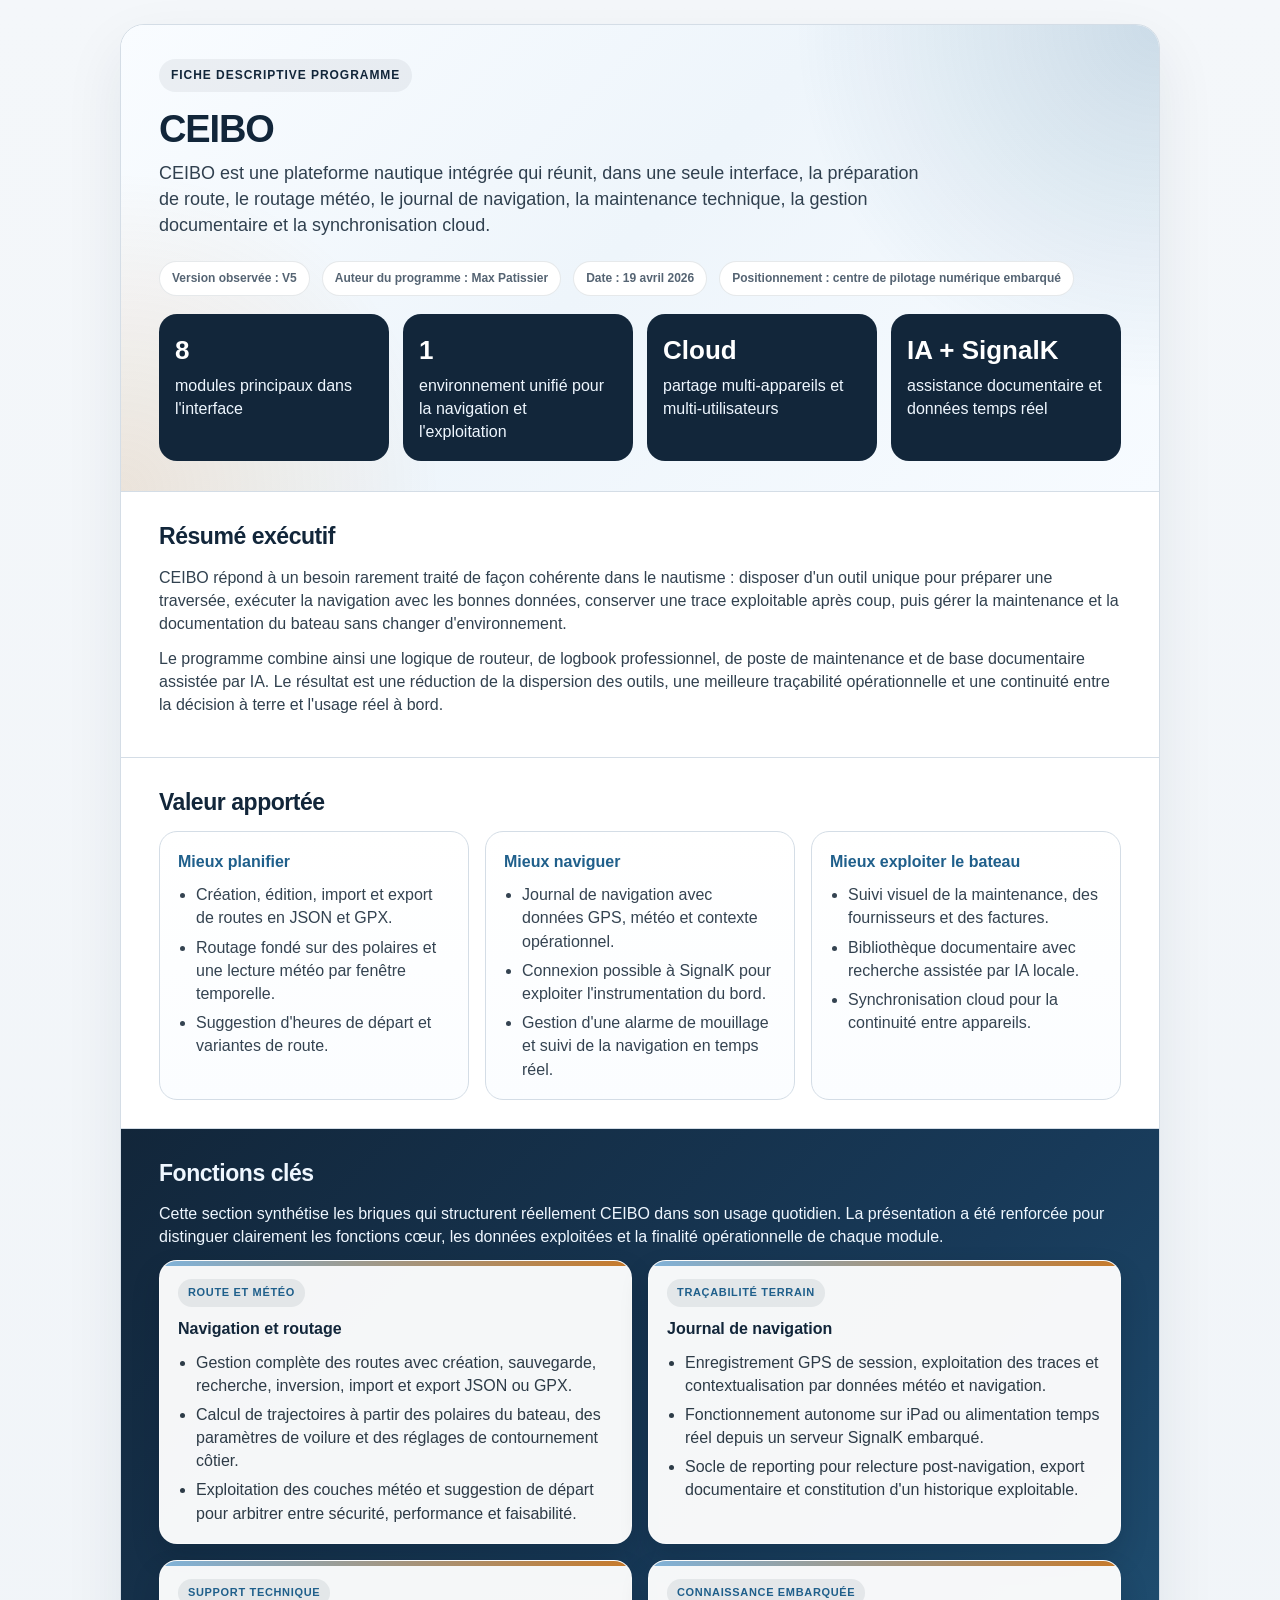
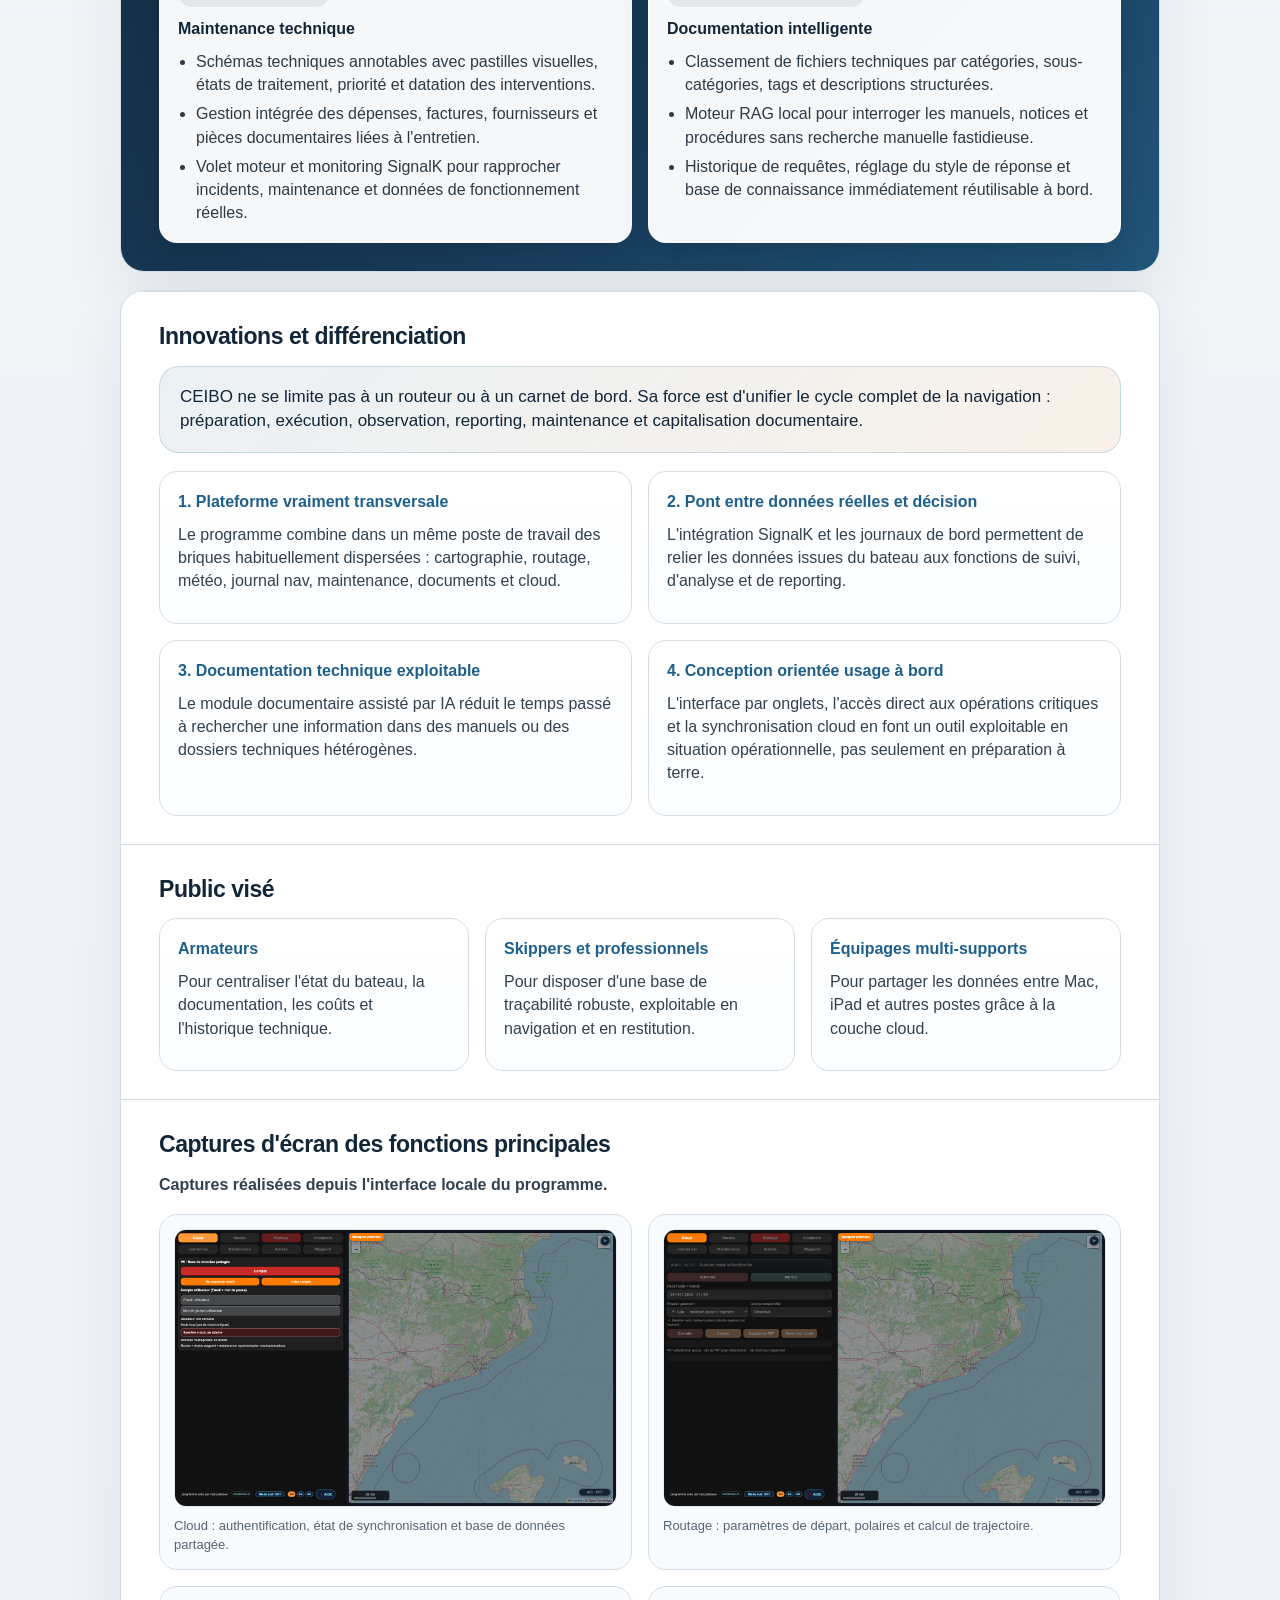
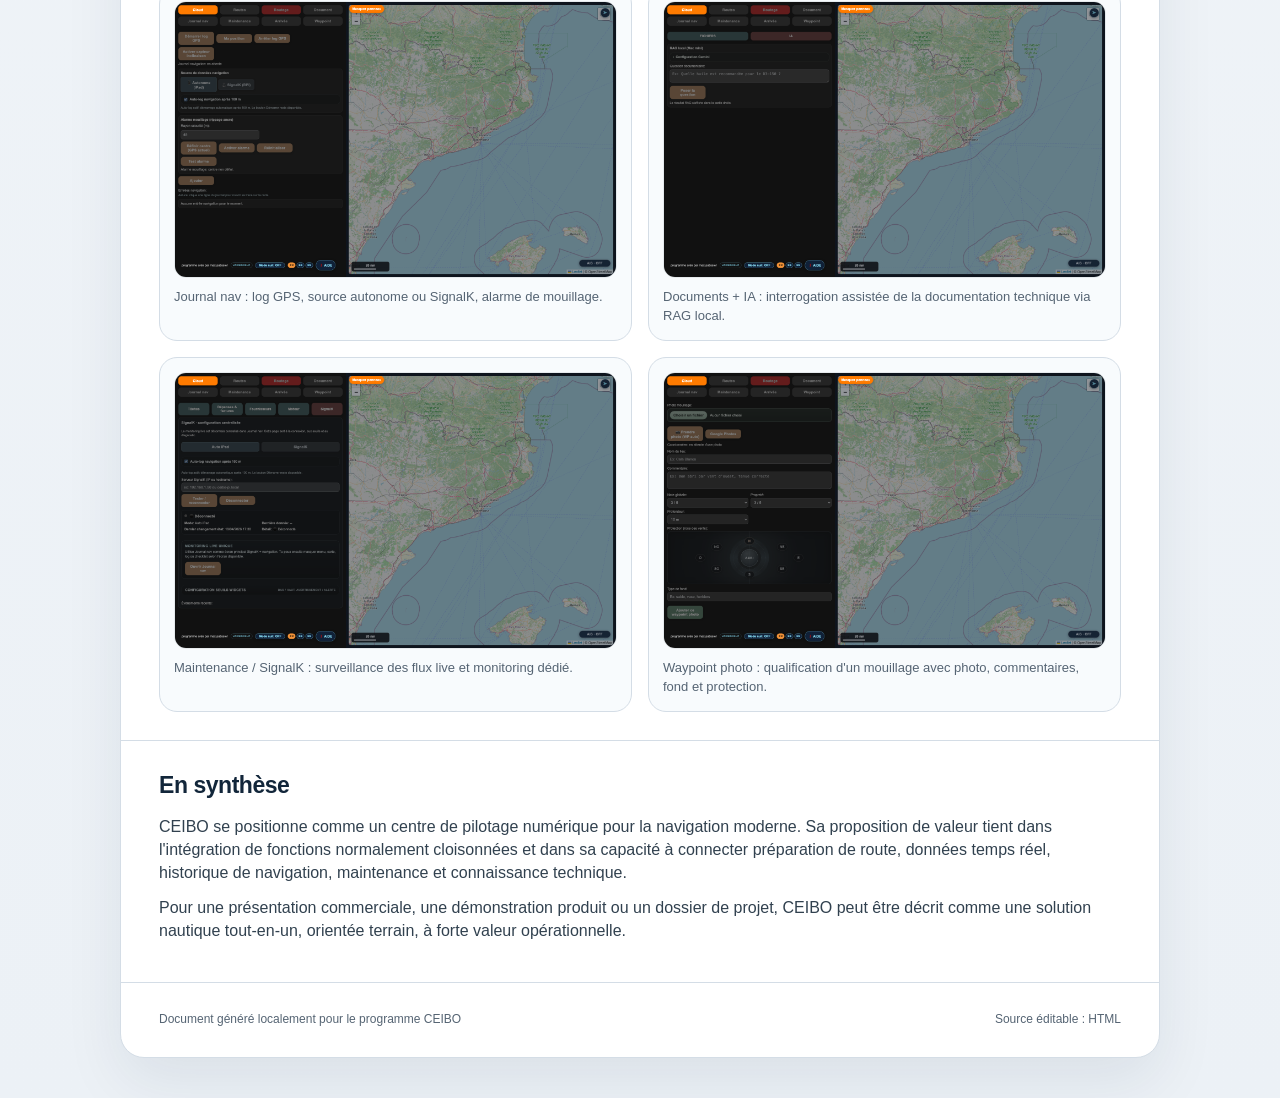
<file: docs/fiche_descriptive_ceibo_fr.html>
<!DOCTYPE html>
<html lang="fr">
<head>
  <meta charset="utf-8">
  <meta name="viewport" content="width=device-width, initial-scale=1">
  <title>CEIBO · Fiche descriptive</title>
  <style>
    :root {
      --bg: #eef2f5;
      --ink: #17212b;
      --muted: #556473;
      --line: #d4dde6;
      --panel: #ffffff;
      --navy: #12263a;
      --sea: #1f5f8b;
      --sand: #c67a2b;
      --foam: #e8f4fb;
      --ok: #2f7d5b;
    }

    * {
      box-sizing: border-box;
    }

    @page {
      size: A4;
      margin: 14mm;
    }

    body {
      margin: 0;
      background: linear-gradient(180deg, #f4f7fa 0%, #ecf1f6 100%);
      color: var(--ink);
      font-family: "Avenir Next", "Segoe UI", Helvetica, Arial, sans-serif;
      line-height: 1.45;
    }

    .document {
      width: min(1040px, calc(100vw - 32px));
      margin: 24px auto 40px;
    }

    .sheet {
      background: var(--panel);
      border: 1px solid var(--line);
      border-radius: 24px;
      box-shadow: 0 24px 60px rgba(18, 38, 58, 0.08);
      overflow: hidden;
      margin-bottom: 18px;
    }

    .hero {
      padding: 34px 38px 30px;
      background:
        radial-gradient(circle at top right, rgba(31, 95, 139, 0.18), transparent 32%),
        radial-gradient(circle at 0% 100%, rgba(198, 122, 43, 0.16), transparent 28%),
        linear-gradient(135deg, #f9fcff 0%, #eef5fb 48%, #f7fbff 100%);
    }

    .eyebrow {
      display: inline-flex;
      align-items: center;
      gap: 10px;
      padding: 8px 12px;
      border-radius: 999px;
      background: rgba(18, 38, 58, 0.06);
      color: var(--navy);
      font-size: 12px;
      font-weight: 700;
      letter-spacing: 0.08em;
      text-transform: uppercase;
    }

    h1 {
      margin: 18px 0 10px;
      font-size: 38px;
      line-height: 1.05;
      letter-spacing: -0.03em;
      color: var(--navy);
    }

    .lead {
      max-width: 760px;
      font-size: 18px;
      color: #30404f;
      margin: 0;
    }

    .meta {
      display: flex;
      gap: 12px;
      flex-wrap: wrap;
      margin-top: 22px;
    }

    .meta span,
    .tag {
      display: inline-flex;
      align-items: center;
      padding: 8px 12px;
      border-radius: 999px;
      background: #fff;
      border: 1px solid rgba(18, 38, 58, 0.1);
      color: var(--muted);
      font-size: 12px;
      font-weight: 600;
    }

    .section {
      padding: 28px 38px;
      border-top: 1px solid var(--line);
    }

    .section h2 {
      margin: 0 0 12px;
      font-size: 23px;
      color: var(--navy);
      letter-spacing: -0.02em;
    }

    .section p {
      margin: 0 0 12px;
      color: #31414f;
    }

    .grid-2,
    .grid-3 {
      display: grid;
      gap: 16px;
    }

    .grid-2 {
      grid-template-columns: repeat(2, minmax(0, 1fr));
    }

    .grid-3 {
      grid-template-columns: repeat(3, minmax(0, 1fr));
    }

    .card {
      padding: 18px;
      border: 1px solid var(--line);
      border-radius: 18px;
      background: linear-gradient(180deg, #ffffff 0%, #fbfdff 100%);
    }

    .card h3 {
      margin: 0 0 10px;
      font-size: 16px;
      color: var(--sea);
    }

    ul {
      margin: 0;
      padding-left: 18px;
      color: #344351;
    }

    li + li {
      margin-top: 6px;
    }

    .stat-row {
      display: grid;
      grid-template-columns: repeat(4, minmax(0, 1fr));
      gap: 14px;
      margin-top: 18px;
    }

    .stat {
      padding: 18px 16px;
      border-radius: 18px;
      background: var(--navy);
      color: #eff7ff;
    }

    .stat strong {
      display: block;
      font-size: 26px;
      margin-bottom: 4px;
      color: #fff;
    }

    .accent-band {
      background: linear-gradient(135deg, var(--navy) 0%, #183a59 55%, #215478 100%);
      color: #eff7ff;
    }

    .accent-band h2,
    .accent-band p,
    .accent-band li {
      color: inherit;
    }

    .accent-band .card {
      background: rgba(255, 255, 255, 0.96);
      border-color: rgba(255, 255, 255, 0.45);
      color: var(--ink);
      box-shadow: 0 14px 28px rgba(7, 20, 34, 0.18);
    }

    .accent-band .card h3 {
      color: var(--navy);
    }

    .accent-band .card ul,
    .accent-band .card li,
    .accent-band .card p {
      color: #2d3b47;
    }

    .function-card {
      position: relative;
      overflow: hidden;
    }

    .function-card::before {
      content: "";
      position: absolute;
      inset: 0 0 auto 0;
      height: 5px;
      background: linear-gradient(90deg, #7fb2d9 0%, #c67a2b 100%);
    }

    .function-tag {
      display: inline-flex;
      align-items: center;
      margin-bottom: 10px;
      padding: 6px 10px;
      border-radius: 999px;
      background: rgba(18, 38, 58, 0.08);
      color: var(--sea);
      font-size: 11px;
      font-weight: 700;
      letter-spacing: 0.06em;
      text-transform: uppercase;
    }

    .callout {
      padding: 18px 20px;
      border-radius: 20px;
      background: linear-gradient(135deg, rgba(31, 95, 139, 0.09), rgba(198, 122, 43, 0.1));
      border: 1px solid rgba(31, 95, 139, 0.18);
      font-size: 17px;
      color: var(--navy);
    }

    .capture-grid {
      display: grid;
      grid-template-columns: repeat(2, minmax(0, 1fr));
      gap: 16px;
      margin-top: 18px;
    }

    figure {
      margin: 0;
      padding: 14px;
      border-radius: 18px;
      background: #f8fbfd;
      border: 1px solid var(--line);
    }

    figure img {
      width: 100%;
      height: auto;
      display: block;
      border-radius: 12px;
      border: 1px solid rgba(18, 38, 58, 0.08);
    }

    figcaption {
      margin-top: 10px;
      font-size: 13px;
      color: var(--muted);
    }

    .footer {
      display: flex;
      justify-content: space-between;
      gap: 16px;
      align-items: center;
      font-size: 12px;
      color: var(--muted);
    }

    .page-break {
      break-before: page;
      page-break-before: always;
    }

    .print-note {
      color: var(--ok);
      font-weight: 700;
    }

    @media print {
      body {
        background: #fff;
      }

      .document {
        width: 100%;
        margin: 0;
      }

      .sheet {
        box-shadow: none;
        margin: 0 0 10px;
      }
    }

    @media (max-width: 900px) {
      .grid-2,
      .grid-3,
      .capture-grid,
      .stat-row {
        grid-template-columns: 1fr;
      }

      .hero,
      .section {
        padding: 24px;
      }

      h1 {
        font-size: 30px;
      }
    }
  </style>
</head>
<body>
  <main class="document">
    <section class="sheet">
      <div class="hero">
        <div class="eyebrow">Fiche descriptive programme</div>
        <h1>CEIBO</h1>
        <p class="lead">CEIBO est une plateforme nautique intégrée qui réunit, dans une seule interface, la préparation de route, le routage météo, le journal de navigation, la maintenance technique, la gestion documentaire et la synchronisation cloud.</p>
        <div class="meta">
          <span>Version observée : V5</span>
          <span>Auteur du programme : Max Patissier</span>
          <span>Date : 19 avril 2026</span>
          <span>Positionnement : centre de pilotage numérique embarqué</span>
        </div>
        <div class="stat-row">
          <div class="stat"><strong>8</strong>modules principaux dans l'interface</div>
          <div class="stat"><strong>1</strong>environnement unifié pour la navigation et l'exploitation</div>
          <div class="stat"><strong>Cloud</strong>partage multi-appareils et multi-utilisateurs</div>
          <div class="stat"><strong>IA + SignalK</strong>assistance documentaire et données temps réel</div>
        </div>
      </div>

      <div class="section">
        <h2>Résumé exécutif</h2>
        <p>CEIBO répond à un besoin rarement traité de façon cohérente dans le nautisme : disposer d'un outil unique pour préparer une traversée, exécuter la navigation avec les bonnes données, conserver une trace exploitable après coup, puis gérer la maintenance et la documentation du bateau sans changer d'environnement.</p>
        <p>Le programme combine ainsi une logique de routeur, de logbook professionnel, de poste de maintenance et de base documentaire assistée par IA. Le résultat est une réduction de la dispersion des outils, une meilleure traçabilité opérationnelle et une continuité entre la décision à terre et l'usage réel à bord.</p>
      </div>

      <div class="section">
        <h2>Valeur apportée</h2>
        <div class="grid-3">
          <div class="card">
            <h3>Mieux planifier</h3>
            <ul>
              <li>Création, édition, import et export de routes en JSON et GPX.</li>
              <li>Routage fondé sur des polaires et une lecture météo par fenêtre temporelle.</li>
              <li>Suggestion d'heures de départ et variantes de route.</li>
            </ul>
          </div>
          <div class="card">
            <h3>Mieux naviguer</h3>
            <ul>
              <li>Journal de navigation avec données GPS, météo et contexte opérationnel.</li>
              <li>Connexion possible à SignalK pour exploiter l'instrumentation du bord.</li>
              <li>Gestion d'une alarme de mouillage et suivi de la navigation en temps réel.</li>
            </ul>
          </div>
          <div class="card">
            <h3>Mieux exploiter le bateau</h3>
            <ul>
              <li>Suivi visuel de la maintenance, des fournisseurs et des factures.</li>
              <li>Bibliothèque documentaire avec recherche assistée par IA locale.</li>
              <li>Synchronisation cloud pour la continuité entre appareils.</li>
            </ul>
          </div>
        </div>
      </div>

      <div class="section accent-band">
        <h2>Fonctions clés</h2>
        <p>Cette section synthétise les briques qui structurent réellement CEIBO dans son usage quotidien. La présentation a été renforcée pour distinguer clairement les fonctions cœur, les données exploitées et la finalité opérationnelle de chaque module.</p>
        <div class="grid-2">
          <div class="card function-card">
            <div class="function-tag">Route et météo</div>
            <h3>Navigation et routage</h3>
            <ul>
              <li>Gestion complète des routes avec création, sauvegarde, recherche, inversion, import et export JSON ou GPX.</li>
              <li>Calcul de trajectoires à partir des polaires du bateau, des paramètres de voilure et des réglages de contournement côtier.</li>
              <li>Exploitation des couches météo et suggestion de départ pour arbitrer entre sécurité, performance et faisabilité.</li>
            </ul>
          </div>
          <div class="card function-card">
            <div class="function-tag">Traçabilité terrain</div>
            <h3>Journal de navigation</h3>
            <ul>
              <li>Enregistrement GPS de session, exploitation des traces et contextualisation par données météo et navigation.</li>
              <li>Fonctionnement autonome sur iPad ou alimentation temps réel depuis un serveur SignalK embarqué.</li>
              <li>Socle de reporting pour relecture post-navigation, export documentaire et constitution d'un historique exploitable.</li>
            </ul>
          </div>
          <div class="card function-card">
            <div class="function-tag">Support technique</div>
            <h3>Maintenance technique</h3>
            <ul>
              <li>Schémas techniques annotables avec pastilles visuelles, états de traitement, priorité et datation des interventions.</li>
              <li>Gestion intégrée des dépenses, factures, fournisseurs et pièces documentaires liées à l'entretien.</li>
              <li>Volet moteur et monitoring SignalK pour rapprocher incidents, maintenance et données de fonctionnement réelles.</li>
            </ul>
          </div>
          <div class="card function-card">
            <div class="function-tag">Connaissance embarquée</div>
            <h3>Documentation intelligente</h3>
            <ul>
              <li>Classement de fichiers techniques par catégories, sous-catégories, tags et descriptions structurées.</li>
              <li>Moteur RAG local pour interroger les manuels, notices et procédures sans recherche manuelle fastidieuse.</li>
              <li>Historique de requêtes, réglage du style de réponse et base de connaissance immédiatement réutilisable à bord.</li>
            </ul>
          </div>
        </div>
      </div>
    </section>

    <section class="sheet page-break">
      <div class="section">
        <h2>Innovations et différenciation</h2>
        <div class="callout">CEIBO ne se limite pas à un routeur ou à un carnet de bord. Sa force est d'unifier le cycle complet de la navigation : préparation, exécution, observation, reporting, maintenance et capitalisation documentaire.</div>
        <div class="grid-2" style="margin-top: 18px;">
          <div class="card">
            <h3>1. Plateforme vraiment transversale</h3>
            <p>Le programme combine dans un même poste de travail des briques habituellement dispersées : cartographie, routage, météo, journal nav, maintenance, documents et cloud.</p>
          </div>
          <div class="card">
            <h3>2. Pont entre données réelles et décision</h3>
            <p>L'intégration SignalK et les journaux de bord permettent de relier les données issues du bateau aux fonctions de suivi, d'analyse et de reporting.</p>
          </div>
          <div class="card">
            <h3>3. Documentation technique exploitable</h3>
            <p>Le module documentaire assisté par IA réduit le temps passé à rechercher une information dans des manuels ou des dossiers techniques hétérogènes.</p>
          </div>
          <div class="card">
            <h3>4. Conception orientée usage à bord</h3>
            <p>L'interface par onglets, l'accès direct aux opérations critiques et la synchronisation cloud en font un outil exploitable en situation opérationnelle, pas seulement en préparation à terre.</p>
          </div>
        </div>
      </div>

      <div class="section">
        <h2>Public visé</h2>
        <div class="grid-3">
          <div class="card">
            <h3>Armateurs</h3>
            <p>Pour centraliser l'état du bateau, la documentation, les coûts et l'historique technique.</p>
          </div>
          <div class="card">
            <h3>Skippers et professionnels</h3>
            <p>Pour disposer d'une base de traçabilité robuste, exploitable en navigation et en restitution.</p>
          </div>
          <div class="card">
            <h3>Équipages multi-supports</h3>
            <p>Pour partager les données entre Mac, iPad et autres postes grâce à la couche cloud.</p>
          </div>
        </div>
      </div>

      <div class="section">
        <h2>Captures d'écran des fonctions principales</h2>
        <p class="print-note">Captures réalisées depuis l'interface locale du programme.</p>
        <div class="capture-grid">
          <figure>
            <img src="screenshots/01-cloud.png" alt="Capture de l'onglet Cloud de CEIBO">
            <figcaption>Cloud : authentification, état de synchronisation et base de données partagée.</figcaption>
          </figure>
          <figure>
            <img src="screenshots/02-routage.png" alt="Capture de l'onglet Routage de CEIBO">
            <figcaption>Routage : paramètres de départ, polaires et calcul de trajectoire.</figcaption>
          </figure>
          <figure>
            <img src="screenshots/03-journal-nav.png" alt="Capture de l'onglet Journal nav de CEIBO">
            <figcaption>Journal nav : log GPS, source autonome ou SignalK, alarme de mouillage.</figcaption>
          </figure>
          <figure>
            <img src="screenshots/04-documents-ia.png" alt="Capture de l'onglet Documents IA de CEIBO">
            <figcaption>Documents + IA : interrogation assistée de la documentation technique via RAG local.</figcaption>
          </figure>
          <figure>
            <img src="screenshots/05-maintenance-signalk.png" alt="Capture de l'onglet Maintenance SignalK de CEIBO">
            <figcaption>Maintenance / SignalK : surveillance des flux live et monitoring dédié.</figcaption>
          </figure>
          <figure>
            <img src="screenshots/06-waypoint.png" alt="Capture de l'onglet Waypoint de CEIBO">
            <figcaption>Waypoint photo : qualification d'un mouillage avec photo, commentaires, fond et protection.</figcaption>
          </figure>
        </div>
      </div>

      <div class="section">
        <h2>En synthèse</h2>
        <p>CEIBO se positionne comme un centre de pilotage numérique pour la navigation moderne. Sa proposition de valeur tient dans l'intégration de fonctions normalement cloisonnées et dans sa capacité à connecter préparation de route, données temps réel, historique de navigation, maintenance et connaissance technique.</p>
        <p>Pour une présentation commerciale, une démonstration produit ou un dossier de projet, CEIBO peut être décrit comme une solution nautique tout-en-un, orientée terrain, à forte valeur opérationnelle.</p>
      </div>

      <div class="section footer">
        <span>Document généré localement pour le programme CEIBO</span>
        <span>Source éditable : HTML</span>
      </div>
    </section>
  </main>
</body>
</html>
</file>
